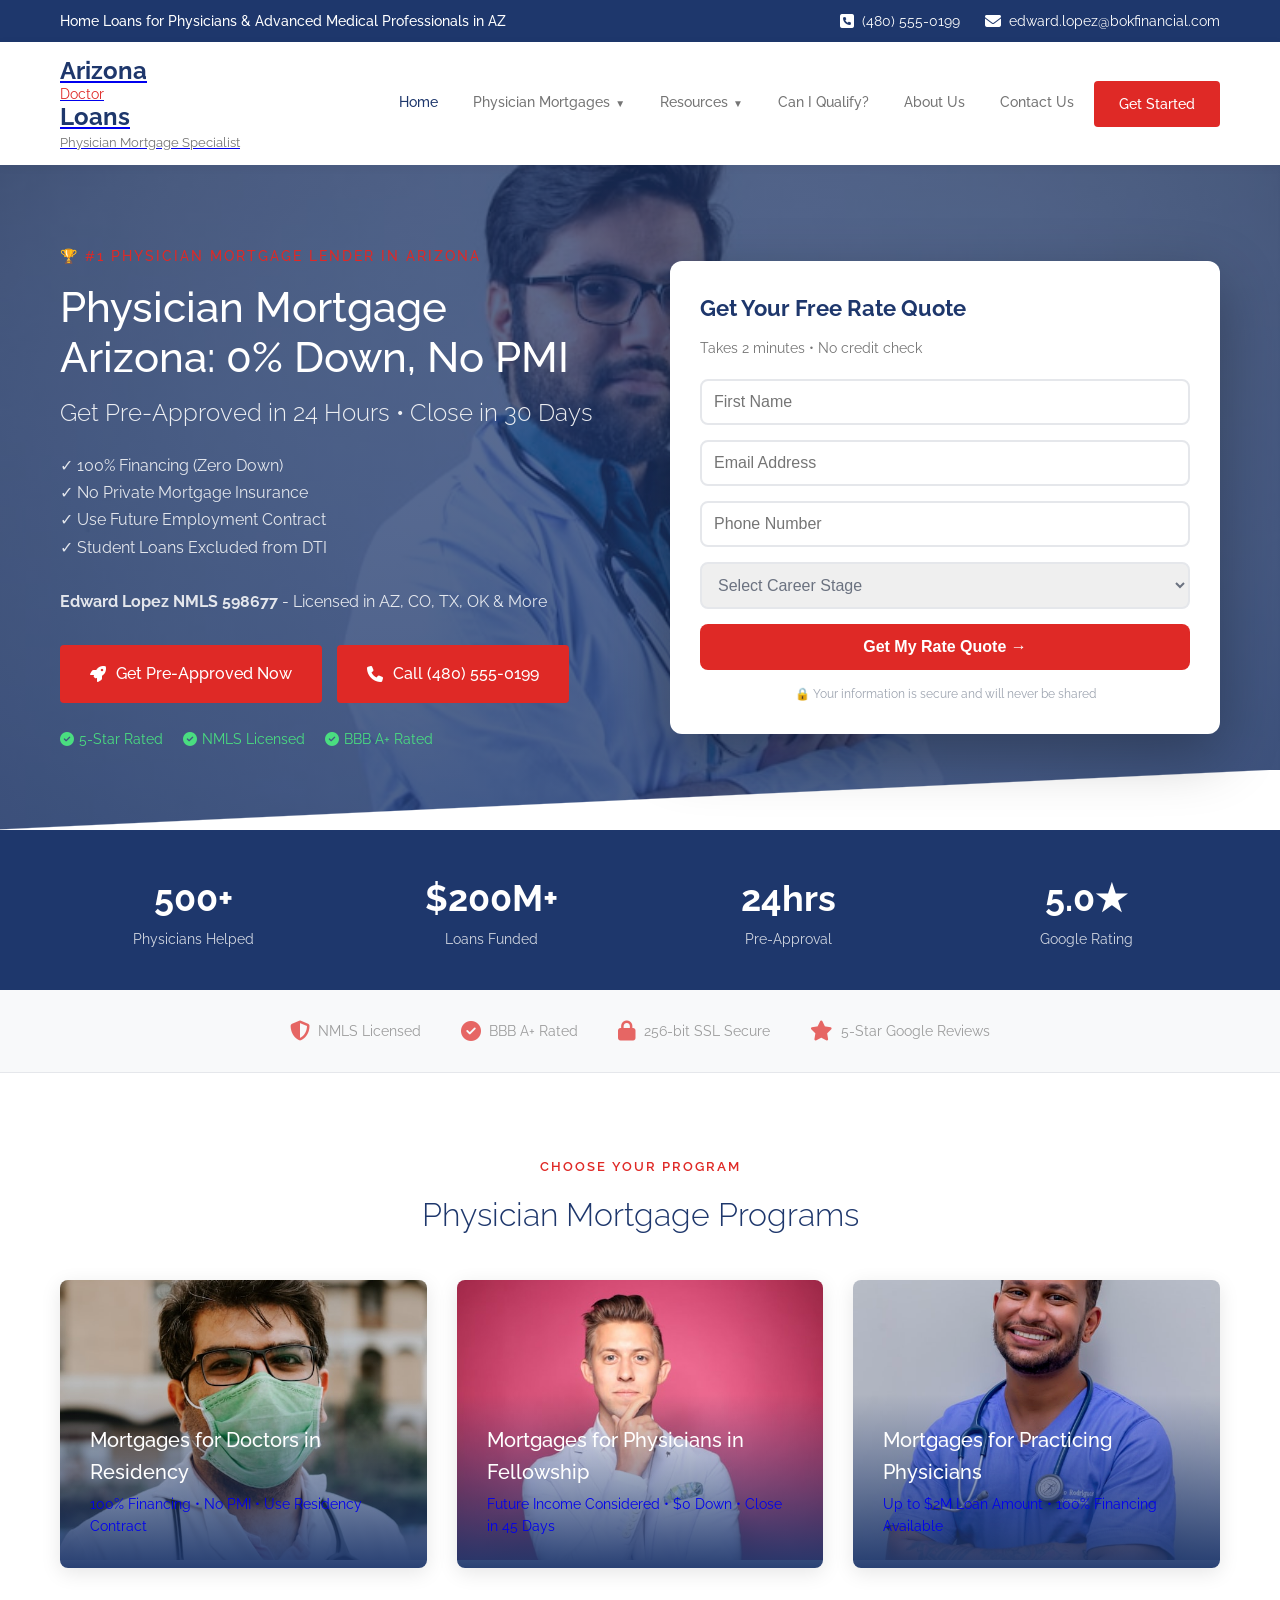
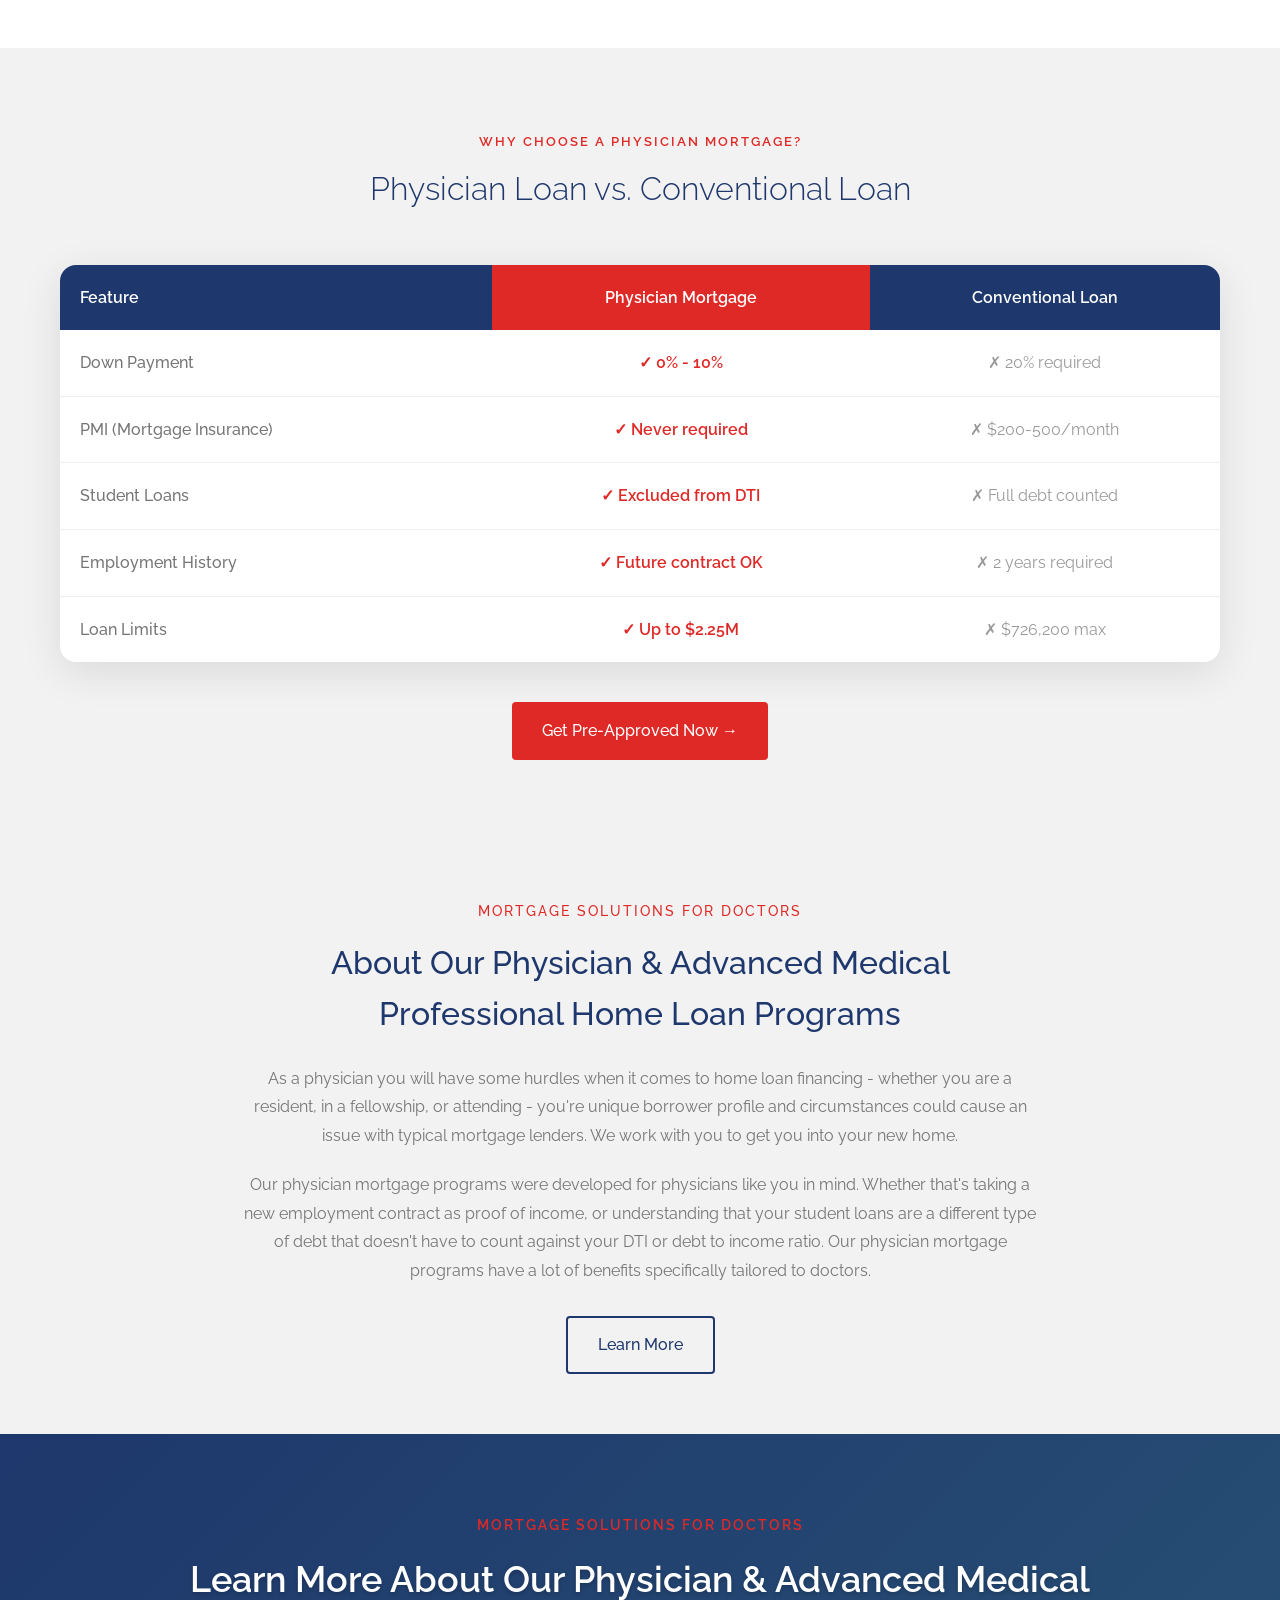
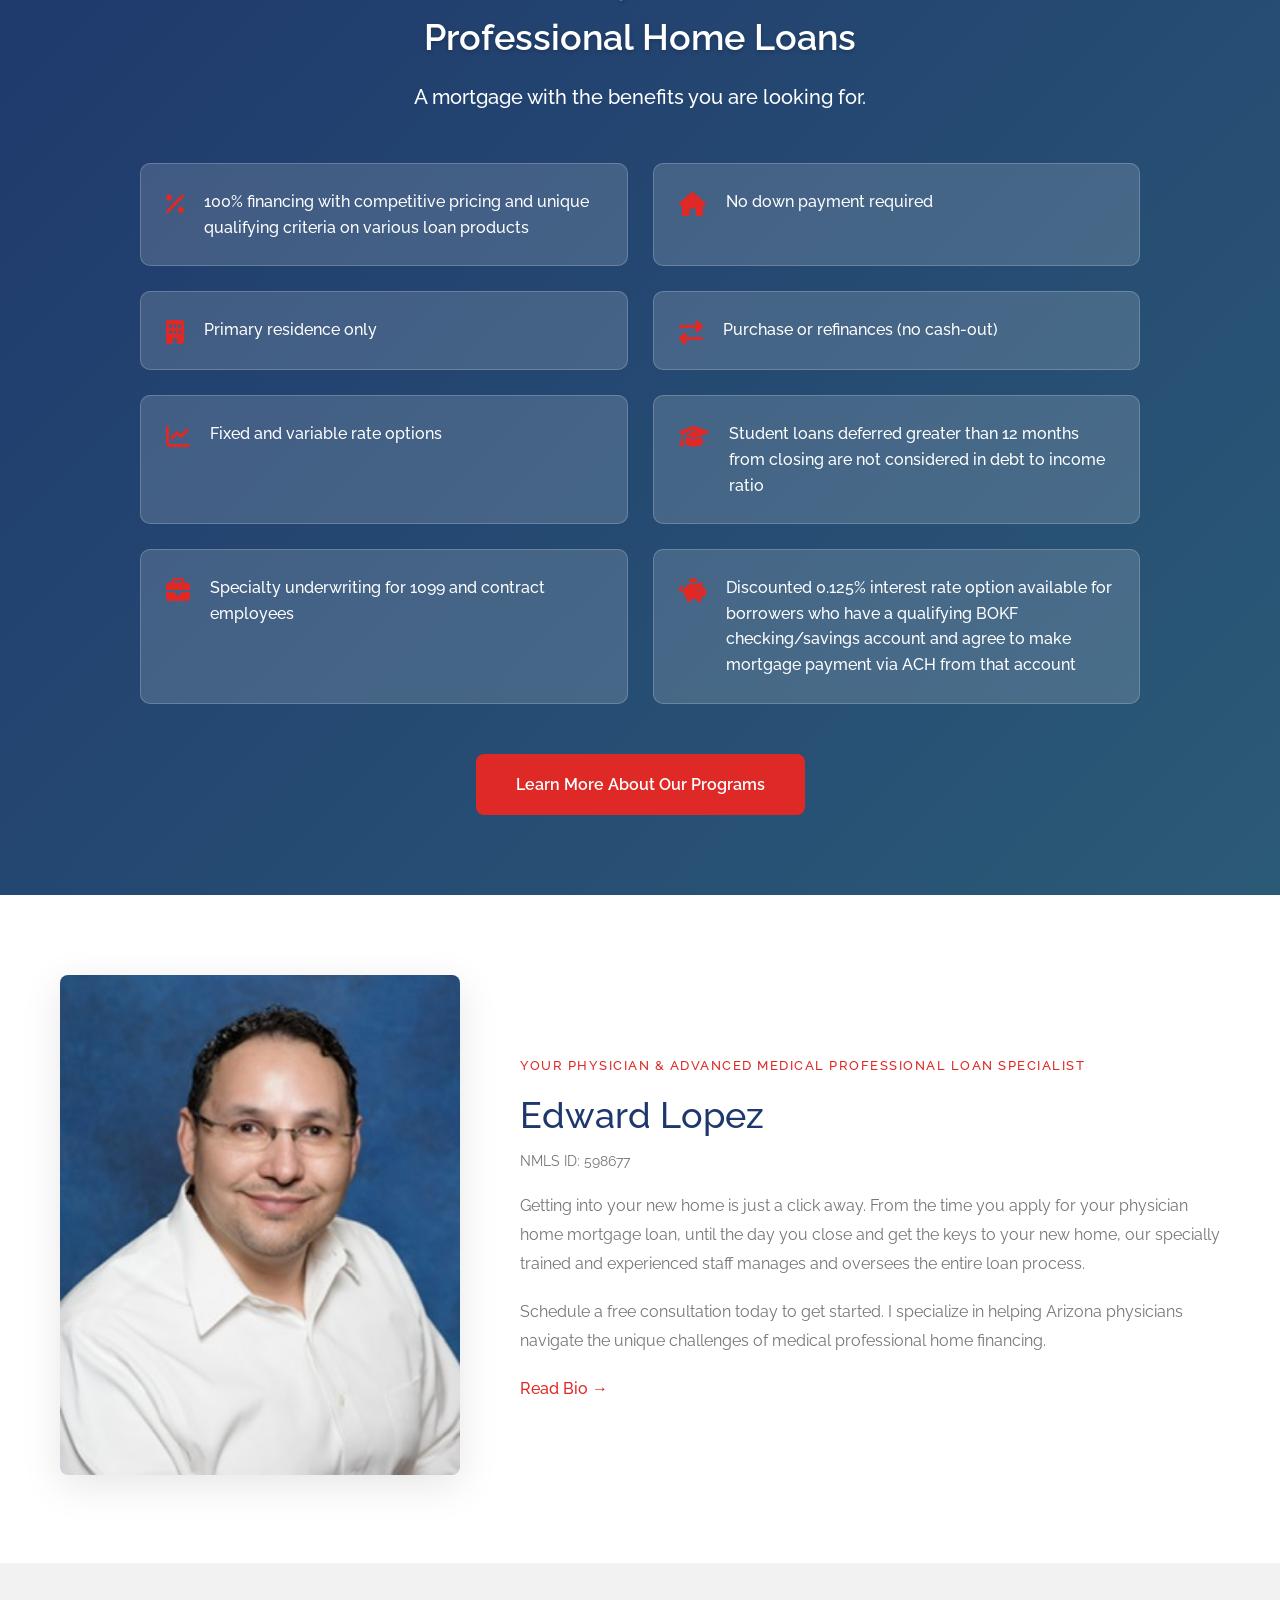
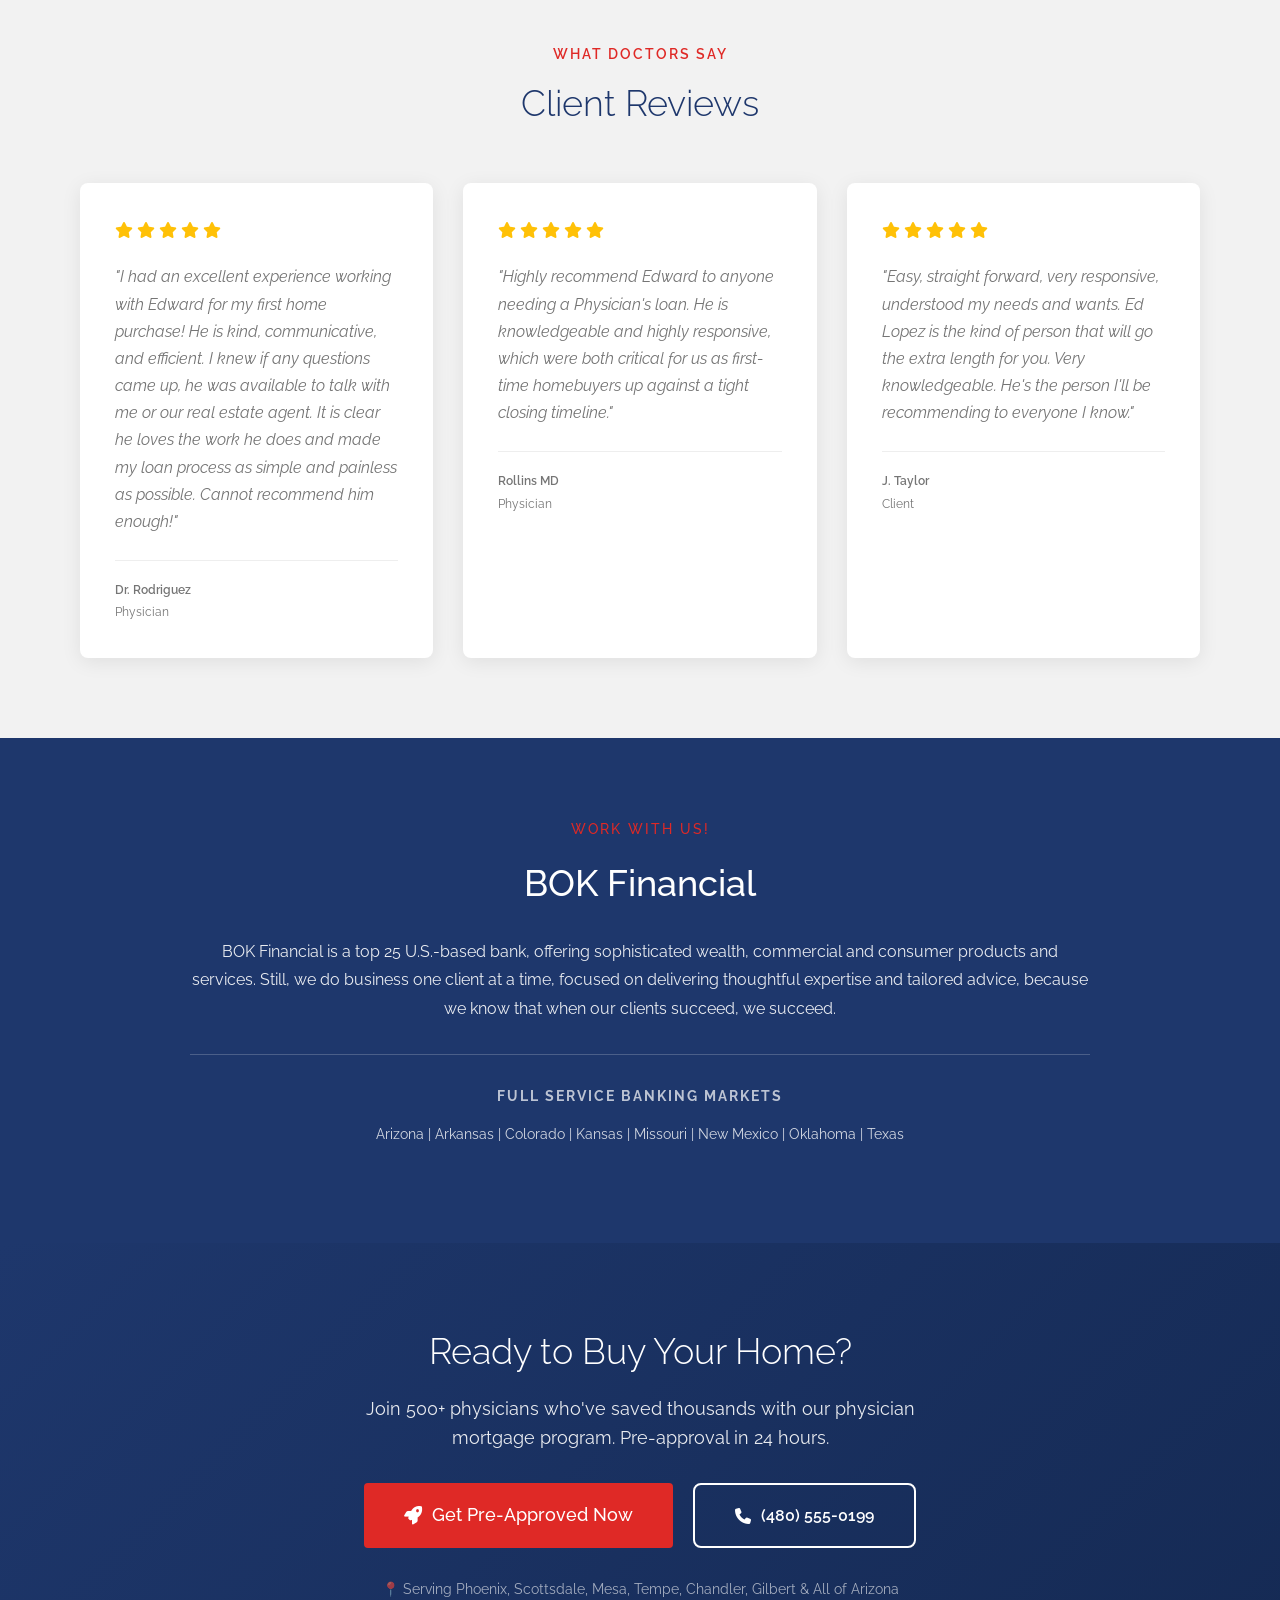
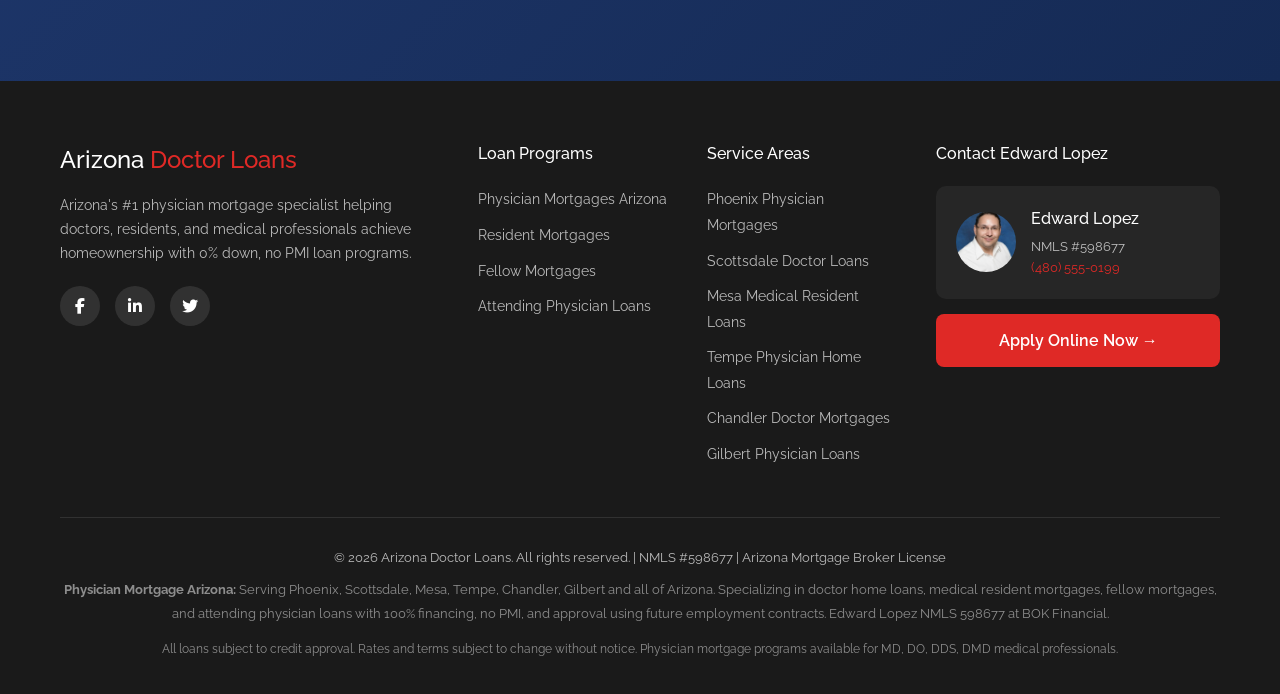
<file: index.html>
<!DOCTYPE html>
<html lang="en-US">
<head>
    <meta charset="UTF-8">
    <meta name="viewport" content="width=device-width, initial-scale=1.0">
    <title>Physician Mortgage Arizona | Doctor Home Loans | 0% Down - Edward Lopez</title>
    <meta name="description" content="Get pre-approved for a physician mortgage in Arizona. 0% down, no PMI, use future income. Edward Lopez NMLS 598677 at BOK Financial. Apply online in 5 minutes.">
    <meta name="keywords" content="physician mortgage Arizona, doctor home loan, physician loan, medical resident mortgage, fellow mortgage, attending physician loan, 0% down doctor loan, Arizona physician mortgage lender">
    
    <!-- Open Graph for Social Sharing -->
    <meta property="og:title" content="Physician Mortgage Arizona | 0% Down Doctor Home Loans">
    <meta property="og:description" content="Get pre-approved in 24 hours. 100% financing, no PMI for doctors, residents & fellows. Edward Lopez NMLS 598677.">
    <meta property="og:type" content="website">
    <meta property="og:url" content="https://arizonadoctorloans.com/">
    <meta property="og:image" content="https://arizonadoctorloans.com/edward-lopez.jpg">
    
    <!-- Twitter Card -->
    <meta name="twitter:card" content="summary_large_image">
    <meta name="twitter:title" content="Physician Mortgage Arizona | 0% Down Doctor Home Loans">
    <meta name="twitter:description" content="Get pre-approved in 24 hours. 100% financing, no PMI for doctors, residents & fellows.">
    
    <!-- Canonical URL -->
    <link rel="canonical" href="https://arizonadoctorloans.com/">
    
    <!-- Favicon -->
    <link rel="icon" type="image/x-icon" href="/favicon.ico">
    
    <link rel="stylesheet" href="styles.css">
    <link rel="preconnect" href="https://fonts.googleapis.com">
    <link rel="preconnect" href="https://fonts.gstatic.com" crossorigin>
    <link href="https://fonts.googleapis.com/css2?family=Raleway:wght@300;400;500;600&display=swap" rel="stylesheet">
    <link rel="stylesheet" href="https://cdnjs.cloudflare.com/ajax/libs/font-awesome/6.4.0/css/all.min.css">
    
    <!-- Schema.org LocalBusiness Structured Data -->
    <script type="application/ld+json">
    {
        "@context": "https://schema.org",
        "@type": "LocalBusiness",
        "name": "Arizona Doctor Loans - Edward Lopez",
        "image": "https://arizonadoctorloans.com/edward-lopez.jpg",
        "url": "https://arizonadoctorloans.com/",
        "telephone": "+1-480-555-0199",
        "email": "edward.lopez@bokfinancial.com",
        "address": {
            "@type": "PostalAddress",
            "addressLocality": "Phoenix",
            "addressRegion": "AZ",
            "addressCountry": "US"
        },
        "geo": {
            "@type": "GeoCoordinates",
            "latitude": 33.4484,
            "longitude": -112.0740
        },
        "areaServed": [
            {
                "@type": "City",
                "name": "Phoenix"
            },
            {
                "@type": "City",
                "name": "Scottsdale"
            },
            {
                "@type": "City",
                "name": "Mesa"
            },
            {
                "@type": "City",
                "name": "Tempe"
            },
            {
                "@type": "City",
                "name": "Chandler"
            },
            {
                "@type": "City",
                "name": "Gilbert"
            }
        ],
        "serviceType": "Physician Mortgage Loans",
        "priceRange": "$",
        "aggregateRating": {
            "@type": "AggregateRating",
            "ratingValue": "5.0",
            "reviewCount": "47"
        },
        "review": [
            {
                "@type": "Review",
                "author": {
                    "@type": "Person",
                    "name": "Dr. Rodriguez"
                },
                "reviewRating": {
                    "@type": "Rating",
                    "ratingValue": "5"
                },
                "reviewBody": "I had an excellent experience working with Edward for my first home purchase! He is kind, communicative, and efficient. Cannot recommend him enough!"
            }
        ]
    }
    </script>
    
    <!-- FAQ Schema -->
    <script type="application/ld+json">
    {
        "@context": "https://schema.org",
        "@type": "FAQPage",
        "mainEntity": [
            {
                "@type": "Question",
                "name": "What is a physician mortgage loan?",
                "acceptedAnswer": {
                    "@type": "Answer",
                    "text": "A physician mortgage loan is a specialized home loan program designed specifically for medical professionals. These loans offer 0% down payment, no PMI, and allow you to qualify using future income contracts."
                }
            },
            {
                "@type": "Question",
                "name": "Can I get a physician mortgage as a resident?",
                "acceptedAnswer": {
                    "@type": "Answer",
                    "text": "Yes! Medical residents can qualify for physician mortgages using their employment contract or letter from their residency program. You don't need pay stubs or a long employment history."
                }
            },
            {
                "@type": "Question",
                "name": "Do physician loans require PMI?",
                "acceptedAnswer": {
                    "@type": "Answer",
                    "text": "No, physician mortgage loans do not require private mortgage insurance (PMI), even with 0% down payment. This saves you hundreds of dollars per month compared to conventional loans."
                }
            }
        ]
    }
    </script>
    
    <!-- Google Ads Conversion Tracking -->
    <script async src="https://www.googletagmanager.com/gtag/js?id=AW-CONVERSION_ID"></script>
    <script>
        window.dataLayer = window.dataLayer || [];
        function gtag(){dataLayer.push(arguments);}
        gtag('js', new Date());
        gtag('config', 'AW-CONVERSION_ID');
    </script>
    
    <!-- Google Analytics 4 -->
    <script async src="https://www.googletagmanager.com/gtag/js?id=G-MEASUREMENT_ID"></script>
    <script>
        window.dataLayer = window.dataLayer || [];
        function gtag(){dataLayer.push(arguments);}
        gtag('js', new Date());
        gtag('config', 'G-MEASUREMENT_ID');
    </script>
</head>
<body>
    <!-- Top Bar -->
    <div class="top-bar">
        <div class="container">
            <div class="top-bar-left">
                Home Loans for Physicians & Advanced Medical Professionals in AZ
            </div>
            <div class="top-bar-right">
                <a href="tel:4805550199"><i class="fas fa-phone-square"></i> (480) 555-0199</a>
                <a href="mailto:edward.lopez@bokfinancial.com"><i class="fas fa-envelope"></i> edward.lopez@bokfinancial.com</a>
            </div>
        </div>
    </div>

    <!-- Main Header -->
    <header class="main-header">
        <div class="container">
            <a href="index.html" class="logo">
                <div class="logo-text" style="font-size: 24px; font-weight: 700; color: var(--primary-dark);">
                    Arizona<span style="color: var(--accent-red);">Doctor</span>Loans
                    <span style="display: block; font-size: 13px; font-weight: 400; color: var(--text-gray); margin-top: 3px;">Physician Mortgage Specialist</span>
                </div>
            </a>
            <button class="mobile-menu-toggle" onclick="toggleMenu()">☰</button>
            <nav class="main-nav" id="mainNav">
                <ul>
                    <li><a href="index.html" class="active">Home</a></li>
                    <li class="dropdown">
                        <a href="physician-mortgages.html" class="dropdown-toggle">Physician Mortgages</a>
                        <div class="dropdown-menu">
                            <a href="physician-mortgages.html">Resident Mortgages</a>
                            <a href="physician-mortgages.html">Mortgages for Fellows</a>
                            <a href="physician-mortgages.html">Attending Physician Mortgages</a>
                        </div>
                    </li>
                    <li class="dropdown">
                        <a href="#" class="dropdown-toggle">Resources</a>
                        <div class="dropdown-menu">
                            <a href="https://www.bokfinancial.com/resources/calculators/home-loans/how-much-house-can-i-afford" target="_blank">How much home can I afford?</a>
                            <a href="physician-mortgages.html">Frequently Asked Questions</a>
                        </div>
                    </li>
                    <li><a href="prequalify.html">Can I Qualify?</a></li>
                    <li><a href="about-us.html">About Us</a></li>
                    <li><a href="contact-us.html">Contact Us</a></li>
                    <li><a href="prequalify.html" class="btn-cta">Get Started</a></li>
                </ul>
            </nav>
        </div>
    </header>

    <!-- Hero Section -->
    <section class="hero">
        <div class="container">
            <div class="hero-left">
                <span class="hero-prefix">🏆 #1 Physician Mortgage Lender in Arizona</span>
                <h1>Physician Mortgage Arizona: 0% Down, No PMI</h1>
                <p class="hero-subtitle">Get Pre-Approved in 24 Hours • Close in 30 Days</p>
                <p class="hero-description">✓ 100% Financing (Zero Down)<br>✓ No Private Mortgage Insurance<br>✓ Use Future Employment Contract<br>✓ Student Loans Excluded from DTI<br><br><strong>Edward Lopez NMLS 598677</strong> - Licensed in AZ, CO, TX, OK & More</p>
                <div style="display: flex; gap: 15px; flex-wrap: wrap;">
                    <a href="prequalify.html" class="hero-cta" onclick="gtag('event', 'conversion', {'send_to': 'AW-CONVERSION_ID/APPLY'});">
                        <i class="fas fa-rocket"></i>
                        Get Pre-Approved Now
                    </a>
                    <a href="tel:4805550199" class="hero-cta" style="background: var(--accent-red);" onclick="gtag('event', 'conversion', {'send_to': 'AW-CONVERSION_ID/CALL'});">
                        <i class="fas fa-phone"></i>
                        Call (480) 555-0199
                    </a>
                </div>
                <!-- Trust Badges -->
                <div style="margin-top: 25px; display: flex; gap: 20px; align-items: center; flex-wrap: wrap;">
                    <span style="display: flex; align-items: center; gap: 5px; color: #4ade80; font-size: 14px;">
                        <i class="fas fa-check-circle"></i> 5-Star Rated
                    </span>
                    <span style="display: flex; align-items: center; gap: 5px; color: #4ade80; font-size: 14px;">
                        <i class="fas fa-check-circle"></i> NMLS Licensed
                    </span>
                    <span style="display: flex; align-items: center; gap: 5px; color: #4ade80; font-size: 14px;">
                        <i class="fas fa-check-circle"></i> BBB A+ Rated
                    </span>
                </div>
            </div>
            <div class="hero-right">
                <!-- Lead Capture Form -->
                <div style="background: white; padding: 30px; border-radius: 12px; box-shadow: 0 20px 60px rgba(0,0,0,0.3);">
                    <h3 style="color: var(--primary-dark); margin-bottom: 10px; font-size: 22px;">Get Your Free Rate Quote</h3>
                    <p style="color: var(--text-gray); font-size: 14px; margin-bottom: 20px;">Takes 2 minutes • No credit check</p>
                    <form action="prequalify.html" method="get" style="display: flex; flex-direction: column; gap: 15px;">
                        <input type="text" name="firstName" placeholder="First Name" required style="padding: 12px; border: 2px solid #e5e7eb; border-radius: 8px; font-size: 16px;">
                        <input type="email" name="email" placeholder="Email Address" required style="padding: 12px; border: 2px solid #e5e7eb; border-radius: 8px; font-size: 16px;">
                        <input type="tel" name="phone" placeholder="Phone Number" required style="padding: 12px; border: 2px solid #e5e7eb; border-radius: 8px; font-size: 16px;">
                        <select name="careerStage" required style="padding: 12px; border: 2px solid #e5e7eb; border-radius: 8px; font-size: 16px; color: #6b7280;">
                            <option value="">Select Career Stage</option>
                            <option value="resident">Medical Resident</option>
                            <option value="fellow">Fellow</option>
                            <option value="attending">Attending Physician</option>
                            <option value="dentist">Dentist</option>
                        </select>
                        <button type="submit" style="background: var(--accent-red); color: white; padding: 14px; border: none; border-radius: 8px; font-size: 16px; font-weight: 600; cursor: pointer; transition: all 0.2s;">
                            Get My Rate Quote →
                        </button>
                    </form>
                    <p style="text-align: center; font-size: 12px; color: #9ca3af; margin-top: 15px;">🔒 Your information is secure and will never be shared</p>
                </div>
            </div>
        </div>
    </section>

    <!-- Stats Bar -->
    <section style="background: var(--primary-dark); padding: 40px 0;">
        <div class="container">
            <div style="display: grid; grid-template-columns: repeat(auto-fit, minmax(200px, 1fr)); gap: 30px; text-align: center;">
                <div>
                    <div style="font-size: 36px; font-weight: 700; color: white;">500+</div>
                    <div style="color: rgba(255,255,255,0.8); font-size: 14px;">Physicians Helped</div>
                </div>
                <div>
                    <div style="font-size: 36px; font-weight: 700; color: white;">$200M+</div>
                    <div style="color: rgba(255,255,255,0.8); font-size: 14px;">Loans Funded</div>
                </div>
                <div>
                    <div style="font-size: 36px; font-weight: 700; color: white;">24hrs</div>
                    <div style="color: rgba(255,255,255,0.8); font-size: 14px;">Pre-Approval</div>
                </div>
                <div>
                    <div style="font-size: 36px; font-weight: 700; color: white;">5.0★</div>
                    <div style="color: rgba(255,255,255,0.8); font-size: 14px;">Google Rating</div>
                </div>
            </div>
        </div>
    </section>

    <!-- Trust Badges Section -->
    <section style="background: #f8f9fa; padding: 30px 0; border-bottom: 1px solid #e5e7eb;">
        <div class="container">
            <div style="display: flex; justify-content: center; align-items: center; gap: 40px; flex-wrap: wrap; opacity: 0.7;">
                <div style="display: flex; align-items: center; gap: 8px; font-size: 14px; color: var(--text-gray);">
                    <i class="fas fa-shield-alt" style="color: var(--accent-red); font-size: 20px;"></i>
                    <span>NMLS Licensed</span>
                </div>
                <div style="display: flex; align-items: center; gap: 8px; font-size: 14px; color: var(--text-gray);">
                    <i class="fas fa-check-circle" style="color: var(--accent-red); font-size: 20px;"></i>
                    <span>BBB A+ Rated</span>
                </div>
                <div style="display: flex; align-items: center; gap: 8px; font-size: 14px; color: var(--text-gray);">
                    <i class="fas fa-lock" style="color: var(--accent-red); font-size: 20px;"></i>
                    <span>256-bit SSL Secure</span>
                </div>
                <div style="display: flex; align-items: center; gap: 8px; font-size: 14px; color: var(--text-gray);">
                    <i class="fas fa-star" style="color: var(--accent-red); font-size: 20px;"></i>
                    <span>5-Star Google Reviews</span>
                </div>
            </div>
        </div>
    </section>

    <!-- Mortgage Cards Section -->
    <section class="section">
        <div class="container">
            <div style="text-align: center; margin-bottom: 40px;">
                <span style="color: var(--accent-red); font-size: 13px; font-weight: 600; text-transform: uppercase; letter-spacing: 2px;">Choose Your Program</span>
                <h2 style="color: var(--primary-dark); font-size: 32px; font-weight: 300; margin-top: 10px;">Physician Mortgage Programs</h2>
            </div>
            <div class="mortgage-cards">
                <a href="resident-mortgages.html" class="mortgage-card">
                    <img src="doctor-resident.jpg" alt="Medical Resident Mortgage Arizona - 0% Down Home Loans for Residents">
                    <div class="mortgage-card-overlay">
                        <h3>Mortgages for Doctors in Residency</h3>
                        <p style="font-size: 14px; margin-top: 5px;">100% Financing • No PMI • Use Residency Contract</p>
                    </div>
                </a>
                <a href="fellow-mortgages.html" class="mortgage-card">
                    <img src="doctor-team.jpg" alt="Medical Fellow Mortgage Arizona - Doctor Home Loans for Fellows">
                    <div class="mortgage-card-overlay">
                        <h3>Mortgages for Physicians in Fellowship</h3>
                        <p style="font-size: 14px; margin-top: 5px;">Future Income Considered • $0 Down • Close in 45 Days</p>
                    </div>
                </a>
                <a href="attending-mortgages.html" class="mortgage-card">
                    <img src="doctor-male.jpg" alt="Attending Physician Mortgage Arizona - Practicing Doctor Home Loans">
                    <div class="mortgage-card-overlay">
                        <h3>Mortgages for Practicing Physicians</h3>
                        <p style="font-size: 14px; margin-top: 5px;">Up to $2M Loan Amount • 100% Financing Available</p>
                    </div>
                </a>
            </div>
        </div>
    </section>

    <!-- Comparison Table Section -->
    <section class="section section-light">
        <div class="container">
            <div style="text-align: center; margin-bottom: 50px;">
                <span style="color: var(--accent-red); font-size: 13px; font-weight: 600; text-transform: uppercase; letter-spacing: 2px;">Why Choose a Physician Mortgage?</span>
                <h2 style="color: var(--primary-dark); font-size: 32px; font-weight: 300; margin-top: 10px;">Physician Loan vs. Conventional Loan</h2>
            </div>
            <div style="background: white; border-radius: 16px; overflow: hidden; box-shadow: 0 10px 40px rgba(0,0,0,0.1);">
                <table style="width: 100%; border-collapse: collapse;">
                    <thead>
                        <tr style="background: var(--primary-dark); color: white;">
                            <th style="padding: 20px; text-align: left; font-weight: 600;">Feature</th>
                            <th style="padding: 20px; text-align: center; font-weight: 600; background: var(--accent-red);">Physician Mortgage</th>
                            <th style="padding: 20px; text-align: center; font-weight: 600;">Conventional Loan</th>
                        </tr>
                    </thead>
                    <tbody>
                        <tr style="border-bottom: 1px solid #eee;">
                            <td style="padding: 20px; font-weight: 500;">Down Payment</td>
                            <td style="padding: 20px; text-align: center; color: var(--accent-red); font-weight: 600;">✓ 0% - 10%</td>
                            <td style="padding: 20px; text-align: center; color: #999;">✗ 20% required</td>
                        </tr>
                        <tr style="border-bottom: 1px solid #eee;">
                            <td style="padding: 20px; font-weight: 500;">PMI (Mortgage Insurance)</td>
                            <td style="padding: 20px; text-align: center; color: var(--accent-red); font-weight: 600;">✓ Never required</td>
                            <td style="padding: 20px; text-align: center; color: #999;">✗ $200-500/month</td>
                        </tr>
                        <tr style="border-bottom: 1px solid #eee;">
                            <td style="padding: 20px; font-weight: 500;">Student Loans</td>
                            <td style="padding: 20px; text-align: center; color: var(--accent-red); font-weight: 600;">✓ Excluded from DTI</td>
                            <td style="padding: 20px; text-align: center; color: #999;">✗ Full debt counted</td>
                        </tr>
                        <tr style="border-bottom: 1px solid #eee;">
                            <td style="padding: 20px; font-weight: 500;">Employment History</td>
                            <td style="padding: 20px; text-align: center; color: var(--accent-red); font-weight: 600;">✓ Future contract OK</td>
                            <td style="padding: 20px; text-align: center; color: #999;">✗ 2 years required</td>
                        </tr>
                        <tr>
                            <td style="padding: 20px; font-weight: 500;">Loan Limits</td>
                            <td style="padding: 20px; text-align: center; color: var(--accent-red); font-weight: 600;">✓ Up to $2.25M</td>
                            <td style="padding: 20px; text-align: center; color: #999;">✗ $726,200 max</td>
                        </tr>
                    </tbody>
                </table>
            </div>
            <div style="text-align: center; margin-top: 40px;">
                <a href="prequalify.html" class="hero-cta" onclick="gtag('event', 'conversion', {'send_to': 'AW-CONVERSION_ID/COMPARISON_CTA'});">Get Pre-Approved Now →</a>
            </div>
        </div>
    </section>

    <!-- About Section -->
    <section class="about-section section-light">
        <div class="container">
            <div class="about-content">
                <span class="about-prefix">Mortgage Solutions for Doctors</span>
                <h2>About Our Physician & Advanced Medical Professional Home Loan Programs</h2>
                <p>As a physician you will have some hurdles when it comes to home loan financing - whether you are a resident, in a fellowship, or attending - you're unique borrower profile and circumstances could cause an issue with typical mortgage lenders. We work with you to get you into your new home.</p>
                <p>Our physician mortgage programs were developed for physicians like you in mind. Whether that's taking a new employment contract as proof of income, or understanding that your student loans are a different type of debt that doesn't have to count against your DTI or debt to income ratio. Our physician mortgage programs have a lot of benefits specifically tailored to doctors.</p>
                <a href="physician-mortgages.html" class="btn-secondary">Learn More</a>
            </div>
        </div>
    </section>

    <!-- Learn More Section -->
    <section class="learn-more-section">
        <div class="container">
            <div class="learn-more-content">
                <span class="learn-more-prefix">Mortgage Solutions for Doctors</span>
                <h2>Learn More About Our Physician & Advanced Medical Professional Home Loans</h2>
                <p class="learn-more-intro">A mortgage with the benefits you are looking for.</p>
                
                <div class="loan-benefits-grid">
                    <div class="loan-benefit-item">
                        <i class="fas fa-percentage"></i>
                        <span>100% financing with competitive pricing and unique qualifying criteria on various loan products</span>
                    </div>
                    <div class="loan-benefit-item">
                        <i class="fas fa-home"></i>
                        <span>No down payment required</span>
                    </div>
                    <div class="loan-benefit-item">
                        <i class="fas fa-building"></i>
                        <span>Primary residence only</span>
                    </div>
                    <div class="loan-benefit-item">
                        <i class="fas fa-exchange-alt"></i>
                        <span>Purchase or refinances (no cash-out)</span>
                    </div>
                    <div class="loan-benefit-item">
                        <i class="fas fa-chart-line"></i>
                        <span>Fixed and variable rate options</span>
                    </div>
                    <div class="loan-benefit-item">
                        <i class="fas fa-graduation-cap"></i>
                        <span>Student loans deferred greater than 12 months from closing are not considered in debt to income ratio</span>
                    </div>
                    <div class="loan-benefit-item">
                        <i class="fas fa-briefcase"></i>
                        <span>Specialty underwriting for 1099 and contract employees</span>
                    </div>
                    <div class="loan-benefit-item">
                        <i class="fas fa-piggy-bank"></i>
                        <span>Discounted 0.125% interest rate option available for borrowers who have a qualifying BOKF checking/savings account and agree to make mortgage payment via ACH from that account</span>
                    </div>
                </div>
                
                <a href="physician-mortgages.html" class="btn-learn-more">Learn More About Our Programs</a>
            </div>
        </div>
    </section>

    <!-- Loan Officer Section -->
    <section class="loan-officer">
        <div class="container">
            <div class="loan-officer-grid">
                <div class="loan-officer-image">
                    <img src="edward-lopez.jpg" alt="Edward Lopez - Your Physician Loan Specialist">
                </div>
                <div class="loan-officer-content">
                    <span class="prefix">Your Physician & Advanced Medical Professional Loan Specialist</span>
                    <h2>Edward Lopez</h2>
                    <span class="nmls">NMLS ID: 598677</span>
                    <p>Getting into your new home is just a click away. From the time you apply for your physician home mortgage loan, until the day you close and get the keys to your new home, our specially trained and experienced staff manages and oversees the entire loan process.</p>
                    <p>Schedule a free consultation today to get started. I specialize in helping Arizona physicians navigate the unique challenges of medical professional home financing.</p>
                    <a href="about-us.html" class="read-bio">Read Bio →</a>
                </div>
            </div>
        </div>
    </section>

    <!-- Testimonials Section -->
    <section class="testimonials-section">
        <div class="container">
            <div class="section-header">
                <span class="section-prefix">What Doctors Say</span>
                <h2>Client Reviews</h2>
            </div>
            <div class="testimonials-grid">
                <div class="testimonial-card">
                    <div class="testimonial-stars">
                        <i class="fas fa-star"></i>
                        <i class="fas fa-star"></i>
                        <i class="fas fa-star"></i>
                        <i class="fas fa-star"></i>
                        <i class="fas fa-star"></i>
                    </div>
                    <p class="testimonial-text">"I had an excellent experience working with Edward for my first home purchase! He is kind, communicative, and efficient. I knew if any questions came up, he was available to talk with me or our real estate agent. It is clear he loves the work he does and made my loan process as simple and painless as possible. Cannot recommend him enough!"</p>
                    <div class="testimonial-author">
                        <span class="author-name">Dr. Rodriguez</span>
                        <span class="author-title">Physician</span>
                    </div>
                </div>
                <div class="testimonial-card">
                    <div class="testimonial-stars">
                        <i class="fas fa-star"></i>
                        <i class="fas fa-star"></i>
                        <i class="fas fa-star"></i>
                        <i class="fas fa-star"></i>
                        <i class="fas fa-star"></i>
                    </div>
                    <p class="testimonial-text">"Highly recommend Edward to anyone needing a Physician's loan. He is knowledgeable and highly responsive, which were both critical for us as first-time homebuyers up against a tight closing timeline."</p>
                    <div class="testimonial-author">
                        <span class="author-name">Rollins MD</span>
                        <span class="author-title">Physician</span>
                    </div>
                </div>
                <div class="testimonial-card">
                    <div class="testimonial-stars">
                        <i class="fas fa-star"></i>
                        <i class="fas fa-star"></i>
                        <i class="fas fa-star"></i>
                        <i class="fas fa-star"></i>
                        <i class="fas fa-star"></i>
                    </div>
                    <p class="testimonial-text">"Easy, straight forward, very responsive, understood my needs and wants. Ed Lopez is the kind of person that will go the extra length for you. Very knowledgeable. He's the person I'll be recommending to everyone I know."</p>
                    <div class="testimonial-author">
                        <span class="author-name">J. Taylor</span>
                        <span class="author-title">Client</span>
                    </div>
                </div>
            </div>
        </div>
    </section>

    <!-- Company Section -->
    <section class="company-section">
        <div class="container">
            <div class="company-content">
                <span class="company-prefix">Work with us!</span>
                <h2>BOK Financial</h2>
                <p>BOK Financial is a top 25 U.S.-based bank, offering sophisticated wealth, commercial and consumer products and services. Still, we do business one client at a time, focused on delivering thoughtful expertise and tailored advice, because we know that when our clients succeed, we succeed.</p>
                <div class="states-list">
                    <h4>Full Service Banking Markets</h4>
                    <p>Arizona | Arkansas | Colorado | Kansas | Missouri | New Mexico | Oklahoma | Texas</p>
                </div>
            </div>
        </div>
    </section>

    <!-- Final CTA Section -->
    <section class="section section-dark" style="background: linear-gradient(135deg, var(--primary-dark) 0%, #152a54 100%); padding: 80px 0;">
        <div class="container" style="text-align: center;">
            <h2 style="color: white; font-size: 36px; font-weight: 300; margin-bottom: 15px;">Ready to Buy Your Home?</h2>
            <p style="color: rgba(255,255,255,0.9); font-size: 18px; margin-bottom: 30px; max-width: 600px; margin-left: auto; margin-right: auto;">Join 500+ physicians who've saved thousands with our physician mortgage program. Pre-approval in 24 hours.</p>
            <div style="display: flex; gap: 20px; justify-content: center; flex-wrap: wrap;">
                <a href="prequalify.html" class="hero-cta" style="font-size: 18px; padding: 18px 40px;" onclick="gtag('event', 'conversion', {'send_to': 'AW-CONVERSION_ID/FINAL_CTA'});">
                    <i class="fas fa-rocket"></i>
                    Get Pre-Approved Now
                </a>
                <a href="tel:4805550199" style="background: transparent; color: white; border: 2px solid white; padding: 18px 40px; border-radius: 8px; text-decoration: none; font-weight: 600; display: flex; align-items: center; gap: 10px;" onclick="gtag('event', 'conversion', {'send_to': 'AW-CONVERSION_ID/CALL_FINAL'});">
                    <i class="fas fa-phone"></i>
                    (480) 555-0199
                </a>
            </div>
            <p style="color: rgba(255,255,255,0.6); font-size: 14px; margin-top: 30px;">📍 Serving Phoenix, Scottsdale, Mesa, Tempe, Chandler, Gilbert & All of Arizona</p>
        </div>
    </section>

    <!-- Footer -->
    <footer class="footer">
        <div class="container">
            <div class="footer-grid">
                <div class="footer-brand">
                    <h3>Arizona <span>Doctor Loans</span></h3>
                    <p>Arizona's #1 physician mortgage specialist helping doctors, residents, and medical professionals achieve homeownership with 0% down, no PMI loan programs.</p>
                    <div class="footer-social">
                        <a href="#" aria-label="Facebook" style="width: 40px; height: 40px; background: rgba(255,255,255,0.1); border-radius: 50%; display: flex; align-items: center; justify-content: center; color: white; text-decoration: none; transition: all 0.3s;"><i class="fab fa-facebook-f"></i></a>
                        <a href="#" aria-label="LinkedIn" style="width: 40px; height: 40px; background: rgba(255,255,255,0.1); border-radius: 50%; display: flex; align-items: center; justify-content: center; color: white; text-decoration: none; transition: all 0.3s;"><i class="fab fa-linkedin-in"></i></a>
                        <a href="#" aria-label="Twitter" style="width: 40px; height: 40px; background: rgba(255,255,255,0.1); border-radius: 50%; display: flex; align-items: center; justify-content: center; color: white; text-decoration: none; transition: all 0.3s;"><i class="fab fa-twitter"></i></a>
                    </div>
                </div>
                <div class="footer-links">
                    <h4>Loan Programs</h4>
                    <ul>
                        <li><a href="physician-mortgages.html">Physician Mortgages Arizona</a></li>
                        <li><a href="resident-mortgages.html">Resident Mortgages</a></li>
                        <li><a href="fellow-mortgages.html">Fellow Mortgages</a></li>
                        <li><a href="attending-mortgages.html">Attending Physician Loans</a></li>
                    </ul>
                </div>
                <div class="footer-links">
                    <h4>Service Areas</h4>
                    <ul>
                        <li><a href="#">Phoenix Physician Mortgages</a></li>
                        <li><a href="#">Scottsdale Doctor Loans</a></li>
                        <li><a href="#">Mesa Medical Resident Loans</a></li>
                        <li><a href="#">Tempe Physician Home Loans</a></li>
                        <li><a href="#">Chandler Doctor Mortgages</a></li>
                        <li><a href="#">Gilbert Physician Loans</a></li>
                    </ul>
                </div>
                <div class="footer-contact">
                    <h4>Contact Edward Lopez</h4>
                    <div class="footer-contact-card" style="background: rgba(255,255,255,0.05); padding: 20px; border-radius: 10px; margin-top: 15px;">
                        <img src="edward-lopez.jpg" alt="Edward Lopez NMLS 598677 - Physician Mortgage Specialist" style="width: 60px; height: 60px; border-radius: 50%; object-fit: cover;">
                        <div class="footer-contact-info">
                            <h5 style="color: white; margin: 0 0 5px; font-size: 16px;">Edward Lopez</h5>
                            <p style="color: rgba(255,255,255,0.7); margin: 0; font-size: 13px; line-height: 1.6;">NMLS #598677<br><a href="tel:4805550199" style="color: var(--accent-red); text-decoration: none;">(480) 555-0199</a></p>
                        </div>
                    </div>
                    <a href="prequalify.html" style="display: block; background: var(--accent-red); color: white; text-align: center; padding: 14px; border-radius: 8px; text-decoration: none; font-weight: 600; margin-top: 15px; transition: all 0.3s;">Apply Online Now →</a>
                </div>
            </div>
            <div class="footer-bottom" style="border-top: 1px solid rgba(255,255,255,0.1); padding-top: 30px; margin-top: 40px;">
                <p style="margin-bottom: 10px;">&copy; 2026 Arizona Doctor Loans. All rights reserved. | NMLS #598677 | Arizona Mortgage Broker License</p>
                <p style="color: rgba(255,255,255,0.5); font-size: 13px; line-height: 1.8;">
                    <strong>Physician Mortgage Arizona:</strong> Serving Phoenix, Scottsdale, Mesa, Tempe, Chandler, Gilbert and all of Arizona. 
                    Specializing in doctor home loans, medical resident mortgages, fellow mortgages, and attending physician loans with 
                    100% financing, no PMI, and approval using future employment contracts. Edward Lopez NMLS 598677 at BOK Financial.
                </p>
                <p style="color: rgba(255,255,255,0.5); font-size: 12px; margin-top: 15px;">
                    All loans subject to credit approval. Rates and terms subject to change without notice. 
                    Physician mortgage programs available for MD, DO, DDS, DMD medical professionals.
                </p>
            </div>
        </div>
    </footer>

    <!-- Exit Intent Popup -->
    <div id="exitPopup" style="display: none; position: fixed; top: 0; left: 0; right: 0; bottom: 0; background: rgba(0,0,0,0.8); z-index: 9999; justify-content: center; align-items: center;">
        <div style="background: white; padding: 40px; border-radius: 16px; max-width: 500px; text-align: center; position: relative; animation: slideIn 0.3s ease;">
            <button onclick="closeExitPopup()" style="position: absolute; top: 15px; right: 15px; background: none; border: none; font-size: 24px; cursor: pointer; color: #999;">&times;</button>
            <div style="font-size: 48px; margin-bottom: 15px;">🎁</div>
            <h3 style="color: var(--primary-dark); font-size: 24px; margin-bottom: 10px;">Wait! Get Your Free Rate Quote</h3>
            <p style="color: var(--text-gray); margin-bottom: 25px; font-size: 16px;">Join 500+ Arizona physicians who saved thousands. Takes 2 minutes, no credit check.</p>
            <a href="prequalify.html" class="hero-cta" style="display: block; margin-bottom: 15px;" onclick="gtag('event', 'conversion', {'send_to': 'AW-CONVERSION_ID/EXIT_POPUP'});">Get Pre-Approved Now →</a>
            <p style="font-size: 13px; color: #999;">🔒 Your information is 100% secure</p>
        </div>
    </div>
    <style>
        @keyframes slideIn {
            from { transform: translateY(-50px); opacity: 0; }
            to { transform: translateY(0); opacity: 1; }
        }
    </style>

    <!-- Floating CTA for Mobile -->
    <div class="floating-cta-mobile" style="display: none; position: fixed; bottom: 0; left: 0; right: 0; background: white; padding: 12px 20px; box-shadow: 0 -4px 20px rgba(0,0,0,0.15); z-index: 999; justify-content: space-between; align-items: center; gap: 10px;">
        <a href="tel:4805550199" style="background: var(--accent-red); color: white; padding: 12px 20px; border-radius: 8px; text-decoration: none; font-weight: 600; flex: 1; text-align: center;">
            <i class="fas fa-phone"></i> Call Now
        </a>
        <a href="prequalify.html" style="background: var(--primary-dark); color: white; padding: 12px 20px; border-radius: 8px; text-decoration: none; font-weight: 600; flex: 1; text-align: center;" onclick="gtag('event', 'conversion', {'send_to': 'AW-CONVERSION_ID/FLOATING_CTA'});">
            Apply Now
        </a>
    </div>
    <style>
        @media (max-width: 768px) {
            .floating-cta-mobile { display: flex !important; }
            body { padding-bottom: 70px; }
        }
    </style>

    <script>
        function toggleMenu() {
            document.getElementById('mainNav').classList.toggle('active');
        }
        
        // Dropdown toggle for mobile
        document.querySelectorAll('.dropdown-toggle').forEach(toggle => {
            toggle.addEventListener('click', function(e) {
                if (window.innerWidth <= 768) {
                    e.preventDefault();
                    this.parentElement.classList.toggle('active');
                }
            });
        });
        
        // Exit Intent Detection
        let exitIntentShown = false;
        document.addEventListener('mouseout', function(e) {
            if (e.clientY < 10 && !exitIntentShown && !window.location.href.includes('prequalify')) {
                document.getElementById('exitPopup').style.display = 'flex';
                exitIntentShown = true;
                gtag('event', 'exit_intent_triggered');
            }
        });
        
        function closeExitPopup() {
            document.getElementById('exitPopup').style.display = 'none';
        }
        
        // Close popup on outside click
        document.getElementById('exitPopup').addEventListener('click', function(e) {
            if (e.target === this) closeExitPopup();
        });
        
        // Scroll depth tracking for GA
        let scroll25 = false, scroll50 = false, scroll75 = false, scroll90 = false;
        window.addEventListener('scroll', function() {
            let scrollPercent = (window.scrollY / (document.body.scrollHeight - window.innerHeight)) * 100;
            if (scrollPercent > 25 && !scroll25) { gtag('event', 'scroll_depth', {'percent': 25}); scroll25 = true; }
            if (scrollPercent > 50 && !scroll50) { gtag('event', 'scroll_depth', {'percent': 50}); scroll50 = true; }
            if (scrollPercent > 75 && !scroll75) { gtag('event', 'scroll_depth', {'percent': 75}); scroll75 = true; }
            if (scrollPercent > 90 && !scroll90) { gtag('event', 'scroll_depth', {'percent': 90}); scroll90 = true; }
        });
        
        // Time on page tracking
        setTimeout(function() { gtag('event', 'time_on_page', {'duration': '30_seconds'}); }, 30000);
        setTimeout(function() { gtag('event', 'time_on_page', {'duration': '60_seconds'}); }, 60000);
        setTimeout(function() { gtag('event', 'time_on_page', {'duration': '2_minutes'}); }, 120000);
    </script>
<script src="main.js"></script>
</body>
</html>
</file>
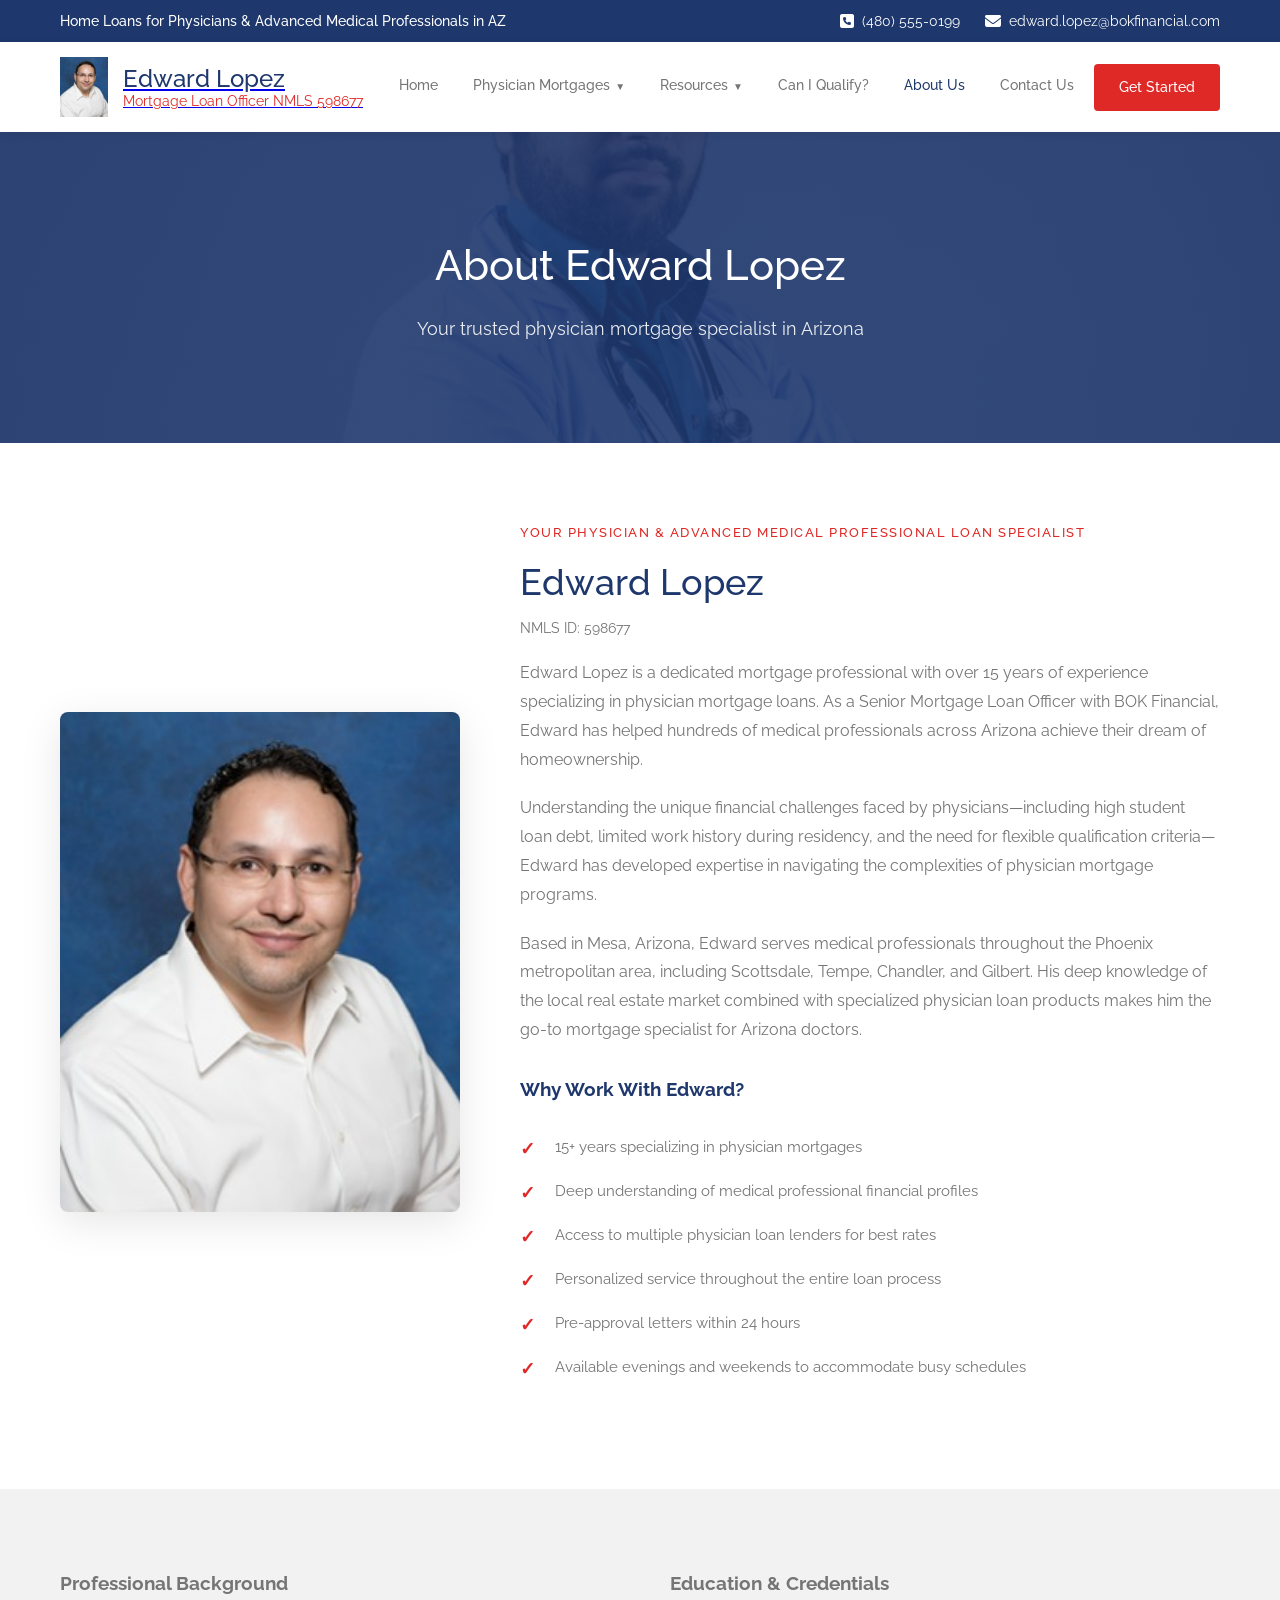
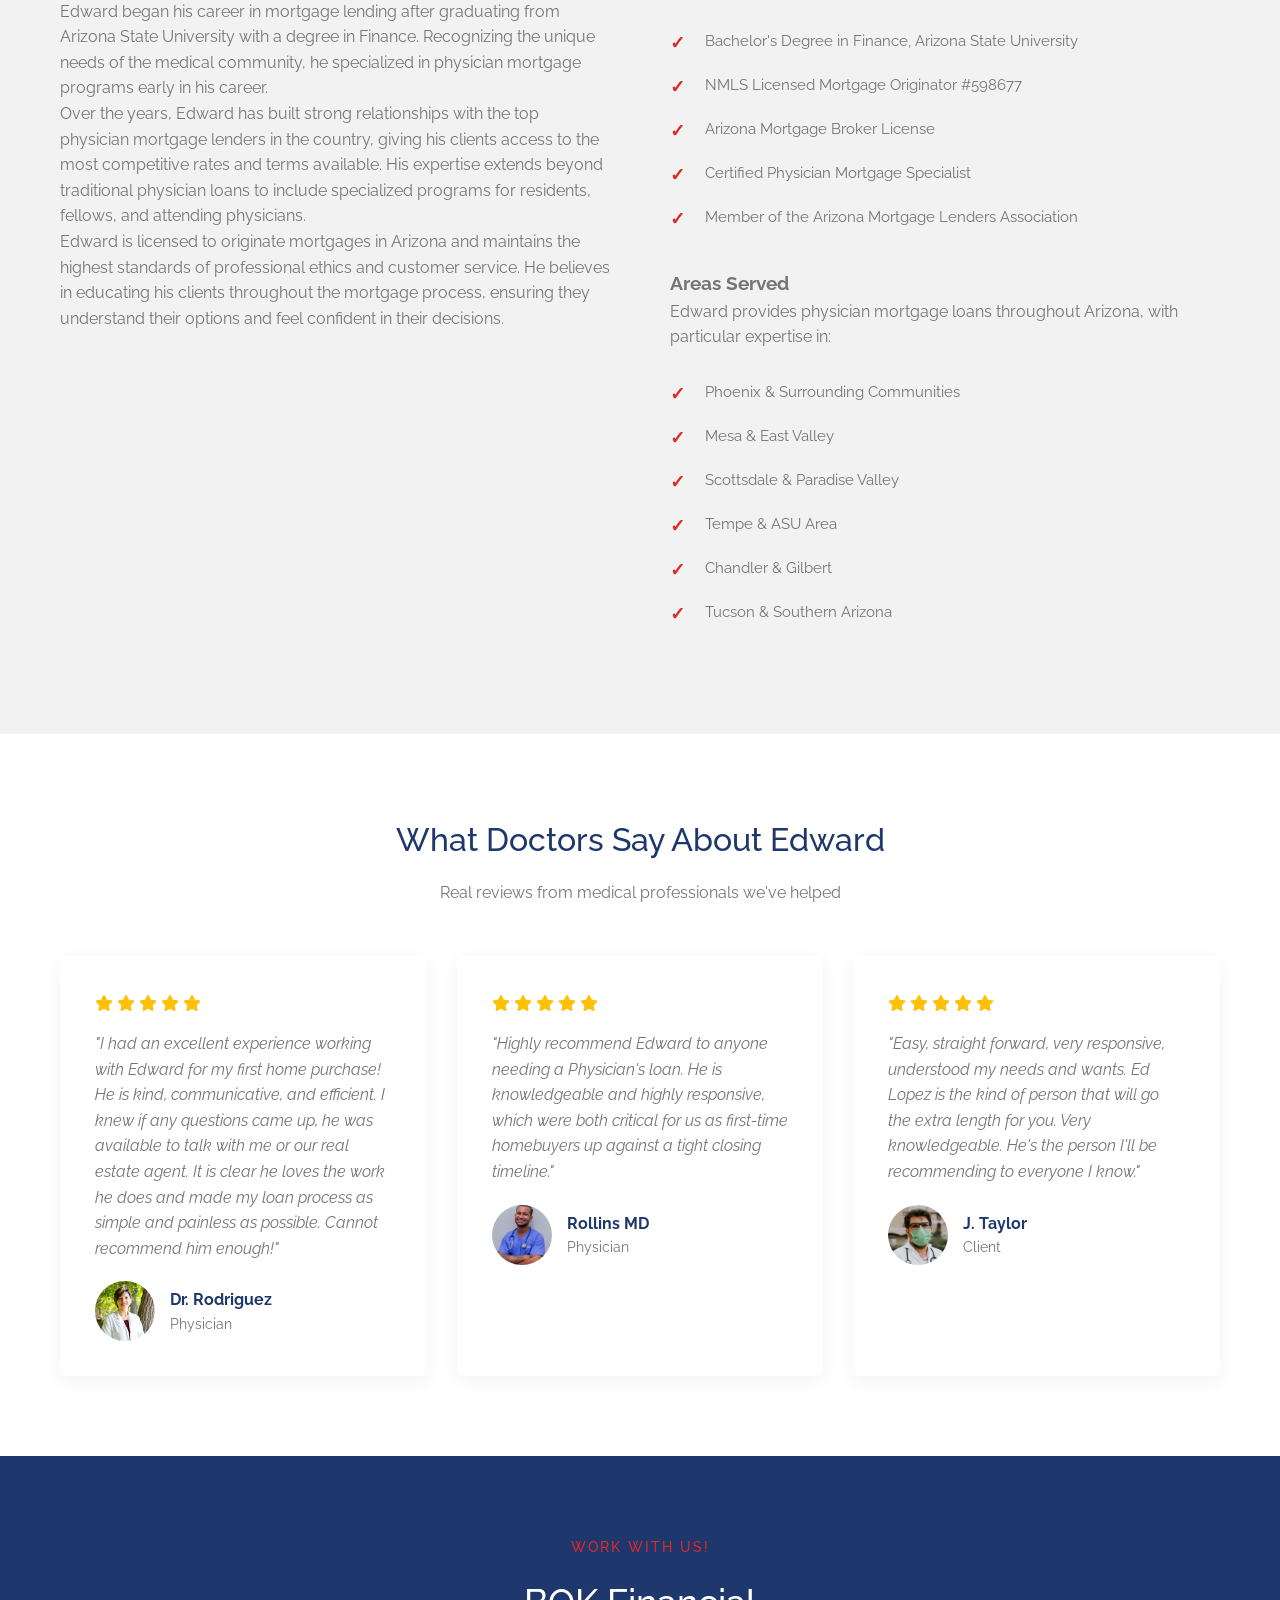
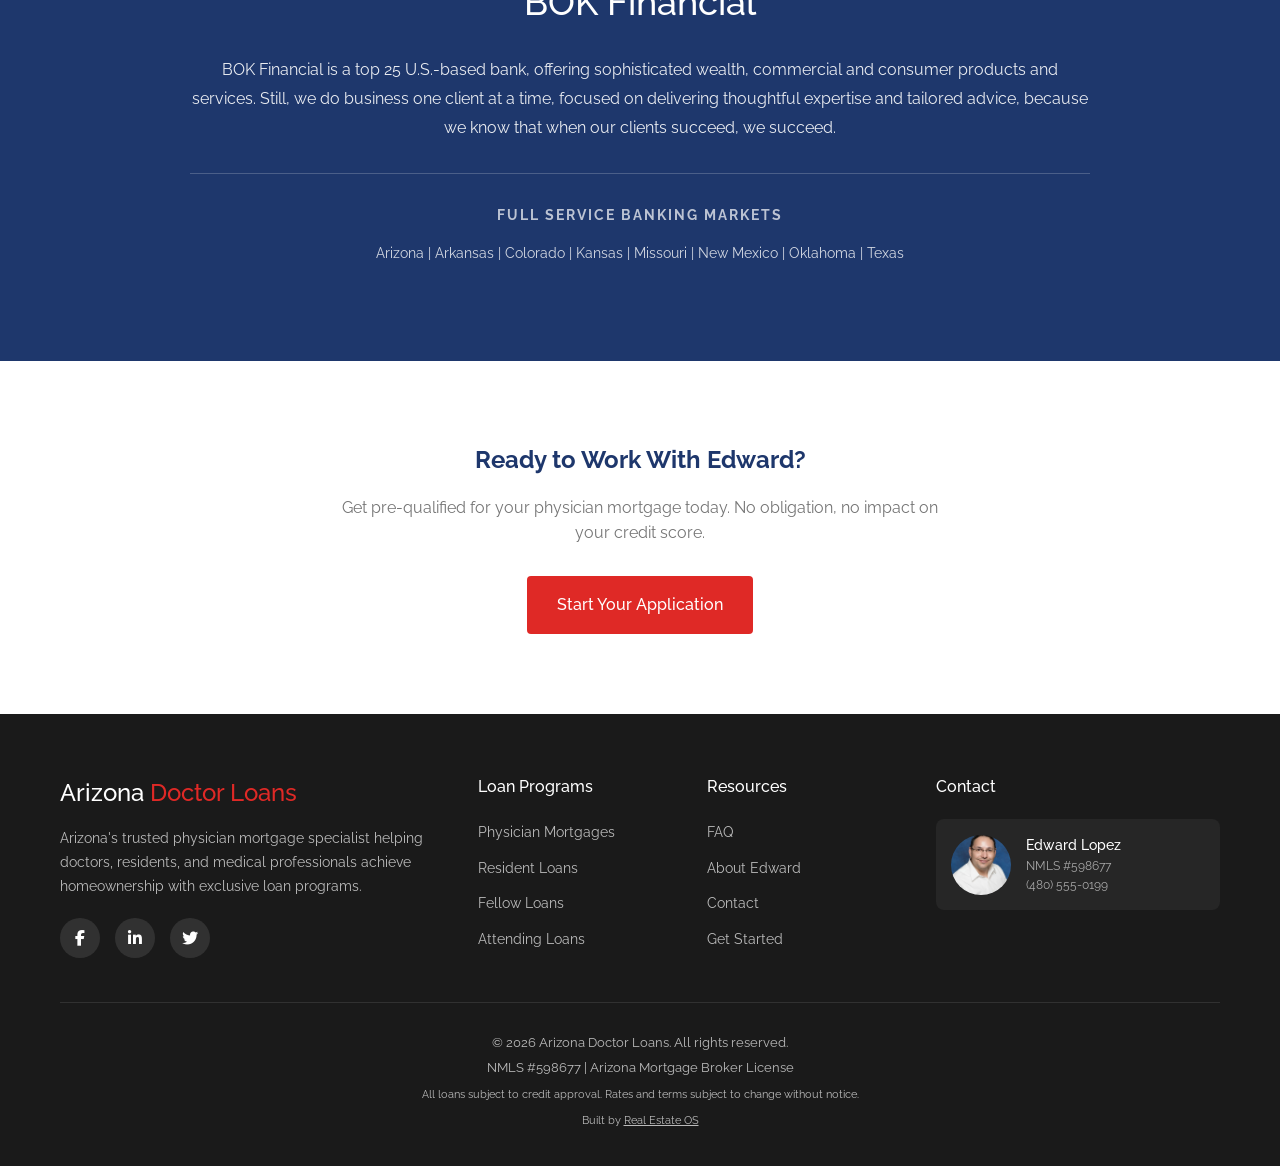
<file: about-us.html>
<!DOCTYPE html>
<html lang="en-US">
<head>
    <meta charset="UTF-8">
    <meta name="viewport" content="width=device-width, initial-scale=1.0">
    <title>About Edward Lopez | Arizona Physician Mortgage Specialist | NMLS 598677</title>
    <meta name="description" content="Meet Edward Lopez NMLS 598677, Arizona's trusted physician mortgage specialist. 15+ years helping doctors, residents, and medical professionals achieve homeownership.">
    <link rel="stylesheet" href="styles.css">
    <link rel="preconnect" href="https://fonts.googleapis.com">
    <link rel="preconnect" href="https://fonts.gstatic.com" crossorigin>
    <link href="https://fonts.googleapis.com/css2?family=Raleway:wght@300;400;500;600&display=swap" rel="stylesheet">
    <link rel="stylesheet" href="https://cdnjs.cloudflare.com/ajax/libs/font-awesome/6.4.0/css/all.min.css">
</head>
<body>
    <!-- Top Bar -->
    <div class="top-bar">
        <div class="container">
            <div class="top-bar-left">
                Home Loans for Physicians & Advanced Medical Professionals in AZ
            </div>
            <div class="top-bar-right">
                <a href="tel:4805550199"><i class="fas fa-phone-square"></i> (480) 555-0199</a>
                <a href="mailto:edward.lopez@bokfinancial.com"><i class="fas fa-envelope"></i> edward.lopez@bokfinancial.com</a>
            </div>
        </div>
    </div>

    <!-- Main Header -->
    <header class="main-header">
        <div class="container">
            <a href="index.html" class="logo">
                <img src="edward-lopez.jpg" alt="Edward Lopez NMLS 598677">
                <div class="logo-text">
                    Edward Lopez
                    <span>Mortgage Loan Officer NMLS 598677</span>
                </div>
            </a>
            <button class="mobile-menu-toggle" onclick="toggleMenu()">☰</button>
            <nav class="main-nav" id="mainNav">
                <ul>
                    <li><a href="index.html">Home</a></li>
                    <li class="dropdown">
                        <a href="physician-mortgages.html" class="dropdown-toggle">Physician Mortgages</a>
                        <div class="dropdown-menu">
                            <a href="physician-mortgages.html">Resident Mortgages</a>
                            <a href="physician-mortgages.html">Mortgages for Fellows</a>
                            <a href="physician-mortgages.html">Attending Physician Mortgages</a>
                        </div>
                    </li>
                    <li class="dropdown">
                        <a href="#" class="dropdown-toggle">Resources</a>
                        <div class="dropdown-menu">
                            <a href="https://www.bokfinancial.com/resources/calculators/home-loans/how-much-house-can-i-afford" target="_blank">How much home can I afford?</a>
                            <a href="physician-mortgages.html">Frequently Asked Questions</a>
                        </div>
                    </li>
                    <li><a href="prequalify.html">Can I Qualify?</a></li>
                    <li><a href="about-us.html" class="active">About Us</a></li>
                    <li><a href="contact-us.html">Contact Us</a></li>
                    <li><a href="prequalify.html" class="btn-cta">Get Started</a></li>
                </ul>
            </nav>
        </div>
    </header>

    <!-- Page Header -->
    <section class="page-header">
        <div class="container">
            <h1>About Edward Lopez</h1>
            <p>Your trusted physician mortgage specialist in Arizona</p>
        </div>
    </section>

    <!-- About Section -->
    <section class="loan-officer" style="padding-top: 80px;">
        <div class="container">
            <div class="loan-officer-grid">
                <div class="loan-officer-image">
                    <img src="edward-lopez.jpg" alt="Edward Lopez - Mortgage Loan Officer">
                </div>
                <div class="loan-officer-content">
                    <span class="prefix">Your Physician & Advanced Medical Professional Loan Specialist</span>
                    <h2>Edward Lopez</h2>
                    <span class="nmls">NMLS ID: 598677</span>
                    
                    <p>Edward Lopez is a dedicated mortgage professional with over 15 years of experience specializing in physician mortgage loans. As a Senior Mortgage Loan Officer with BOK Financial, Edward has helped hundreds of medical professionals across Arizona achieve their dream of homeownership.</p>
                    
                    <p>Understanding the unique financial challenges faced by physicians—including high student loan debt, limited work history during residency, and the need for flexible qualification criteria—Edward has developed expertise in navigating the complexities of physician mortgage programs.</p>
                    
                    <p>Based in Mesa, Arizona, Edward serves medical professionals throughout the Phoenix metropolitan area, including Scottsdale, Tempe, Chandler, and Gilbert. His deep knowledge of the local real estate market combined with specialized physician loan products makes him the go-to mortgage specialist for Arizona doctors.</p>
                    
                    <h3 style="margin-top: 30px; margin-bottom: 15px; color: var(--primary-dark);">Why Work With Edward?</h3>
                    <ul class="check-list">
                        <li>15+ years specializing in physician mortgages</li>
                        <li>Deep understanding of medical professional financial profiles</li>
                        <li>Access to multiple physician loan lenders for best rates</li>
                        <li>Personalized service throughout the entire loan process</li>
                        <li>Pre-approval letters within 24 hours</li>
                        <li>Available evenings and weekends to accommodate busy schedules</li>
                    </ul>
                </div>
            </div>
        </div>
    </section>

    <!-- Background Section -->
    <section class="section section-light">
        <div class="container">
            <div class="two-column">
                <div>
                    <h3>Professional Background</h3>
                    <p>Edward began his career in mortgage lending after graduating from Arizona State University with a degree in Finance. Recognizing the unique needs of the medical community, he specialized in physician mortgage programs early in his career.</p>
                    
                    <p>Over the years, Edward has built strong relationships with the top physician mortgage lenders in the country, giving his clients access to the most competitive rates and terms available. His expertise extends beyond traditional physician loans to include specialized programs for residents, fellows, and attending physicians.</p>
                    
                    <p>Edward is licensed to originate mortgages in Arizona and maintains the highest standards of professional ethics and customer service. He believes in educating his clients throughout the mortgage process, ensuring they understand their options and feel confident in their decisions.</p>
                </div>
                <div>
                    <h3>Education & Credentials</h3>
                    <ul class="check-list">
                        <li>Bachelor's Degree in Finance, Arizona State University</li>
                        <li>NMLS Licensed Mortgage Originator #598677</li>
                        <li>Arizona Mortgage Broker License</li>
                        <li>Certified Physician Mortgage Specialist</li>
                        <li>Member of the Arizona Mortgage Lenders Association</li>
                    </ul>
                    
                    <h3 style="margin-top: 30px;">Areas Served</h3>
                    <p>Edward provides physician mortgage loans throughout Arizona, with particular expertise in:</p>
                    <ul class="check-list">
                        <li>Phoenix & Surrounding Communities</li>
                        <li>Mesa & East Valley</li>
                        <li>Scottsdale & Paradise Valley</li>
                        <li>Tempe & ASU Area</li>
                        <li>Chandler & Gilbert</li>
                        <li>Tucson & Southern Arizona</li>
                    </ul>
                </div>
            </div>
        </div>
    </section>

    <!-- Testimonials Section -->
    <section class="section">
        <div class="container">
            <div class="section-title">
                <h2>What Doctors Say About Edward</h2>
                <p>Real reviews from medical professionals we've helped</p>
            </div>
            
            <div class="eligibility-cards">
                <div style="background: white; padding: 35px; border-radius: 8px; box-shadow: 0 5px 20px rgba(0,0,0,0.05);">
                    <div style="color: #ffc107; margin-bottom: 15px; font-size: 16px;">
                        <i class="fas fa-star"></i>
                        <i class="fas fa-star"></i>
                        <i class="fas fa-star"></i>
                        <i class="fas fa-star"></i>
                        <i class="fas fa-star"></i>
                    </div>
                    <p style="font-style: italic; margin-bottom: 20px;">"I had an excellent experience working with Edward for my first home purchase! He is kind, communicative, and efficient. I knew if any questions came up, he was available to talk with me or our real estate agent. It is clear he loves the work he does and made my loan process as simple and painless as possible. Cannot recommend him enough!"</p>
                    <div style="display: flex; align-items: center; gap: 15px;">
                        <img src="doctor-female.jpg" alt="Dr. Rodriguez" style="width: 60px; height: 60px; border-radius: 50%; object-fit: cover;">
                        <div>
                            <h4 style="color: var(--primary-dark); margin: 0;">Dr. Rodriguez</h4>
                            <p style="font-size: 14px; margin: 0;">Physician</p>
                        </div>
                    </div>
                </div>
                
                <div style="background: white; padding: 35px; border-radius: 8px; box-shadow: 0 5px 20px rgba(0,0,0,0.05);">
                    <div style="color: #ffc107; margin-bottom: 15px; font-size: 16px;">
                        <i class="fas fa-star"></i>
                        <i class="fas fa-star"></i>
                        <i class="fas fa-star"></i>
                        <i class="fas fa-star"></i>
                        <i class="fas fa-star"></i>
                    </div>
                    <p style="font-style: italic; margin-bottom: 20px;">"Highly recommend Edward to anyone needing a Physician's loan. He is knowledgeable and highly responsive, which were both critical for us as first-time homebuyers up against a tight closing timeline."</p>
                    <div style="display: flex; align-items: center; gap: 15px;">
                        <img src="doctor-male.jpg" alt="Rollins MD" style="width: 60px; height: 60px; border-radius: 50%; object-fit: cover;">
                        <div>
                            <h4 style="color: var(--primary-dark); margin: 0;">Rollins MD</h4>
                            <p style="font-size: 14px; margin: 0;">Physician</p>
                        </div>
                    </div>
                </div>
                
                <div style="background: white; padding: 35px; border-radius: 8px; box-shadow: 0 5px 20px rgba(0,0,0,0.05);">
                    <div style="color: #ffc107; margin-bottom: 15px; font-size: 16px;">
                        <i class="fas fa-star"></i>
                        <i class="fas fa-star"></i>
                        <i class="fas fa-star"></i>
                        <i class="fas fa-star"></i>
                        <i class="fas fa-star"></i>
                    </div>
                    <p style="font-style: italic; margin-bottom: 20px;">"Easy, straight forward, very responsive, understood my needs and wants. Ed Lopez is the kind of person that will go the extra length for you. Very knowledgeable. He's the person I'll be recommending to everyone I know."</p>
                    <div style="display: flex; align-items: center; gap: 15px;">
                        <img src="doctor-resident.jpg" alt="J. Taylor" style="width: 60px; height: 60px; border-radius: 50%; object-fit: cover;">
                        <div>
                            <h4 style="color: var(--primary-dark); margin: 0;">J. Taylor</h4>
                            <p style="font-size: 14px; margin: 0;">Client</p>
                        </div>
                    </div>
                </div>
            </div>
        </div>
    </section>

    <!-- Company Section -->
    <section class="company-section">
        <div class="container">
            <div class="company-content">
                <span class="company-prefix">Work with us!</span>
                <h2>BOK Financial</h2>
                <p>BOK Financial is a top 25 U.S.-based bank, offering sophisticated wealth, commercial and consumer products and services. Still, we do business one client at a time, focused on delivering thoughtful expertise and tailored advice, because we know that when our clients succeed, we succeed.</p>
                <div class="states-list">
                    <h4>Full Service Banking Markets</h4>
                    <p>Arizona | Arkansas | Colorado | Kansas | Missouri | New Mexico | Oklahoma | Texas</p>
                </div>
            </div>
        </div>
    </section>

    <!-- CTA Section -->
    <section class="section">
        <div class="container" style="text-align: center;">
            <h2 style="color: var(--primary-dark); margin-bottom: 15px;">Ready to Work With Edward?</h2>
            <p style="margin-bottom: 30px; max-width: 600px; margin-left: auto; margin-right: auto;">Get pre-qualified for your physician mortgage today. No obligation, no impact on your credit score.</p>
            <a href="prequalify.html" class="hero-cta" style="display: inline-flex;">Start Your Application</a>
        </div>
    </section>

    <!-- Footer -->
    <footer class="footer">
        <div class="container">
            <div class="footer-grid">
                <div class="footer-brand">
                    <h3>Arizona <span>Doctor Loans</span></h3>
                    <p>Arizona's trusted physician mortgage specialist helping doctors, residents, and medical professionals achieve homeownership with exclusive loan programs.</p>
                    <div class="footer-social">
                        <a href="#" aria-label="Facebook"><i class="fab fa-facebook-f"></i></a>
                        <a href="#" aria-label="LinkedIn"><i class="fab fa-linkedin-in"></i></a>
                        <a href="#" aria-label="Twitter"><i class="fab fa-twitter"></i></a>
                    </div>
                </div>
                <div class="footer-links">
                    <h4>Loan Programs</h4>
                    <ul>
                        <li><a href="physician-mortgages.html">Physician Mortgages</a></li>
                        <li><a href="physician-mortgages.html">Resident Loans</a></li>
                        <li><a href="physician-mortgages.html">Fellow Loans</a></li>
                        <li><a href="physician-mortgages.html">Attending Loans</a></li>
                    </ul>
                </div>
                <div class="footer-links">
                    <h4>Resources</h4>
                    <ul>
                        <li><a href="physician-mortgages.html">FAQ</a></li>
                        <li><a href="about-us.html">About Edward</a></li>
                        <li><a href="contact-us.html">Contact</a></li>
                        <li><a href="prequalify.html">Get Started</a></li>
                    </ul>
                </div>
                <div class="footer-contact">
                    <h4>Contact</h4>
                    <div class="footer-contact-card">
                        <img src="edward-lopez.jpg" alt="Edward Lopez">
                        <div class="footer-contact-info">
                            <h5>Edward Lopez</h5>
                            <p>NMLS #598677<br>(480) 555-0199</p>
                        </div>
                    </div>
                </div>
            </div>
            <div class="footer-bottom">
                <p>&copy; 2026 Arizona Doctor Loans. All rights reserved.</p>
                <p>NMLS #598677 | Arizona Mortgage Broker License</p>
                <p><small>All loans subject to credit approval. Rates and terms subject to change without notice.</small></p>
                <p><small>Built by <a href="https://realestateos.com" target="_blank" rel="noopener">Real Estate OS</a></small></p>
            </div>
        </div>
    </footer>

    <script>
        function toggleMenu() {
            document.getElementById('mainNav').classList.toggle('active');
        }
        
        document.querySelectorAll('.dropdown-toggle').forEach(toggle => {
            toggle.addEventListener('click', function(e) {
                if (window.innerWidth <= 768) {
                    e.preventDefault();
                    this.parentElement.classList.toggle('active');
                }
            });
        });
    </script>
<script src="main.js"></script>
</body>
</html>
</file>
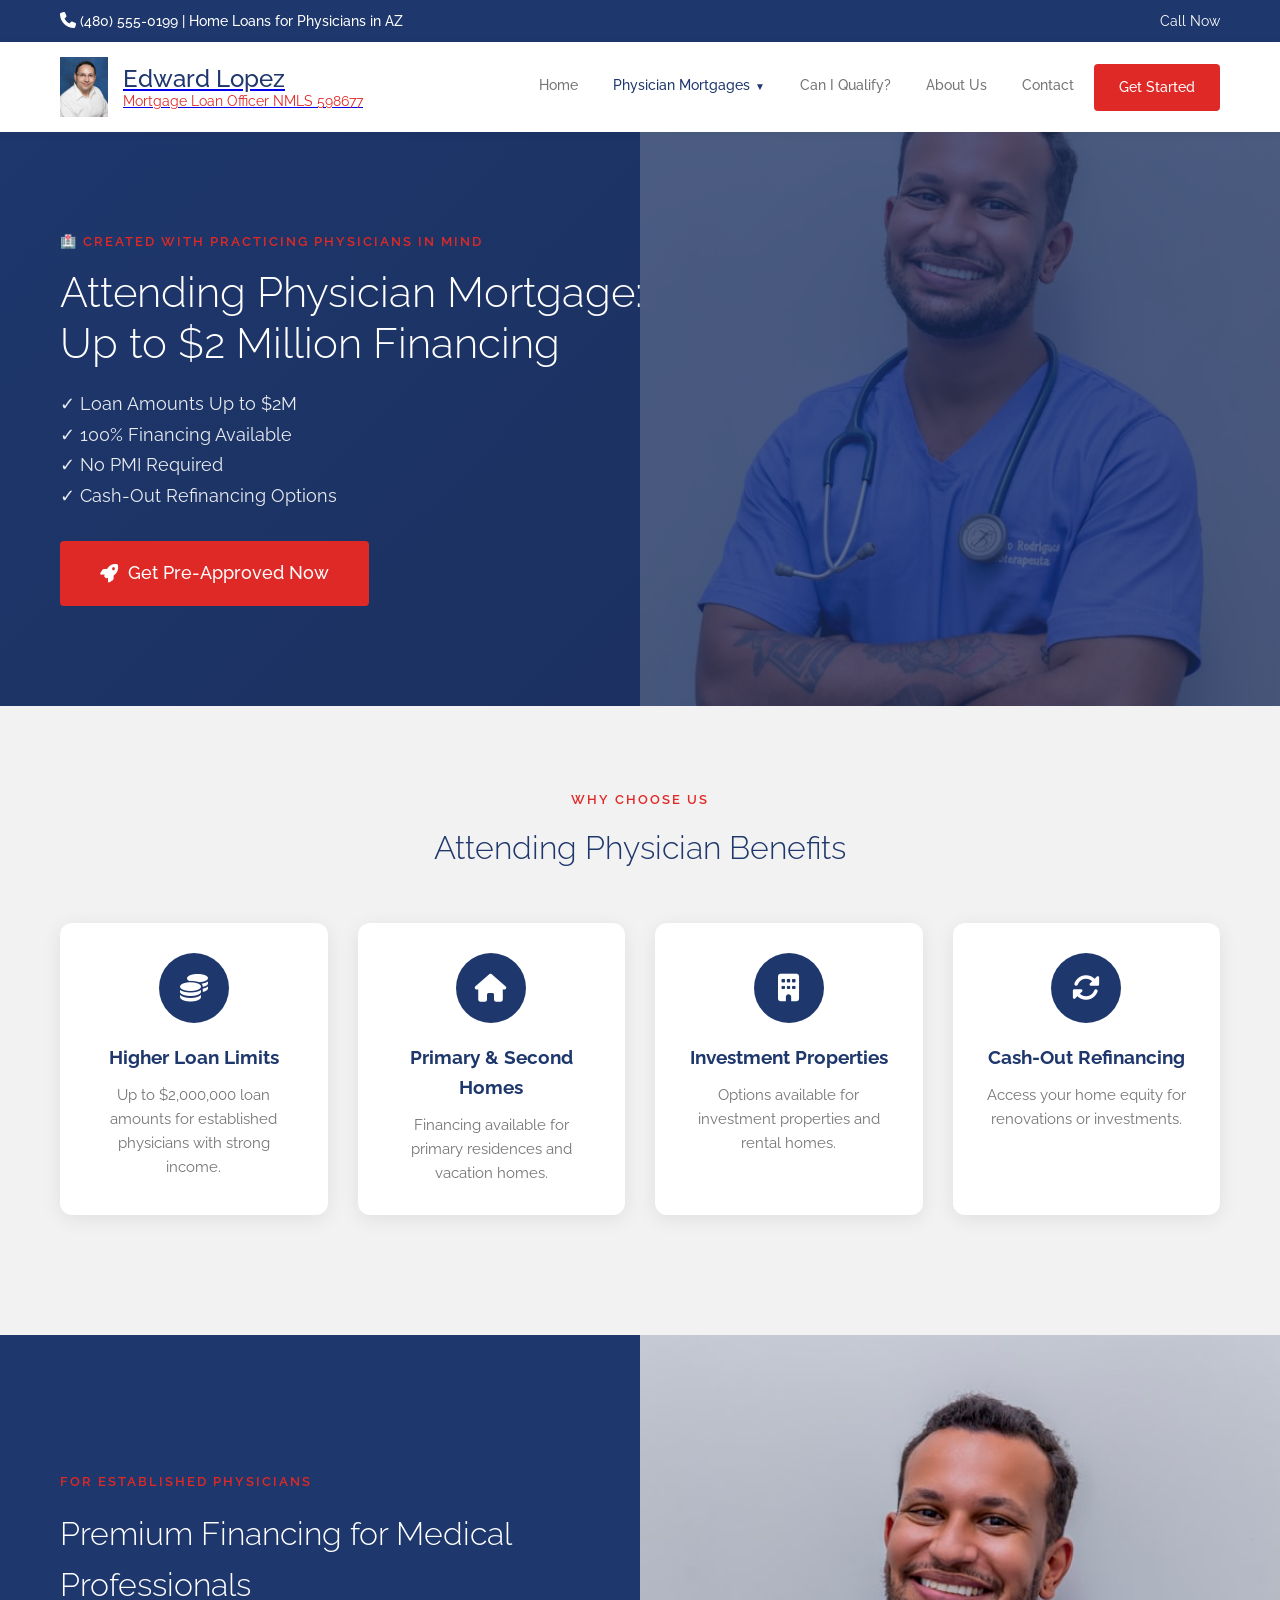
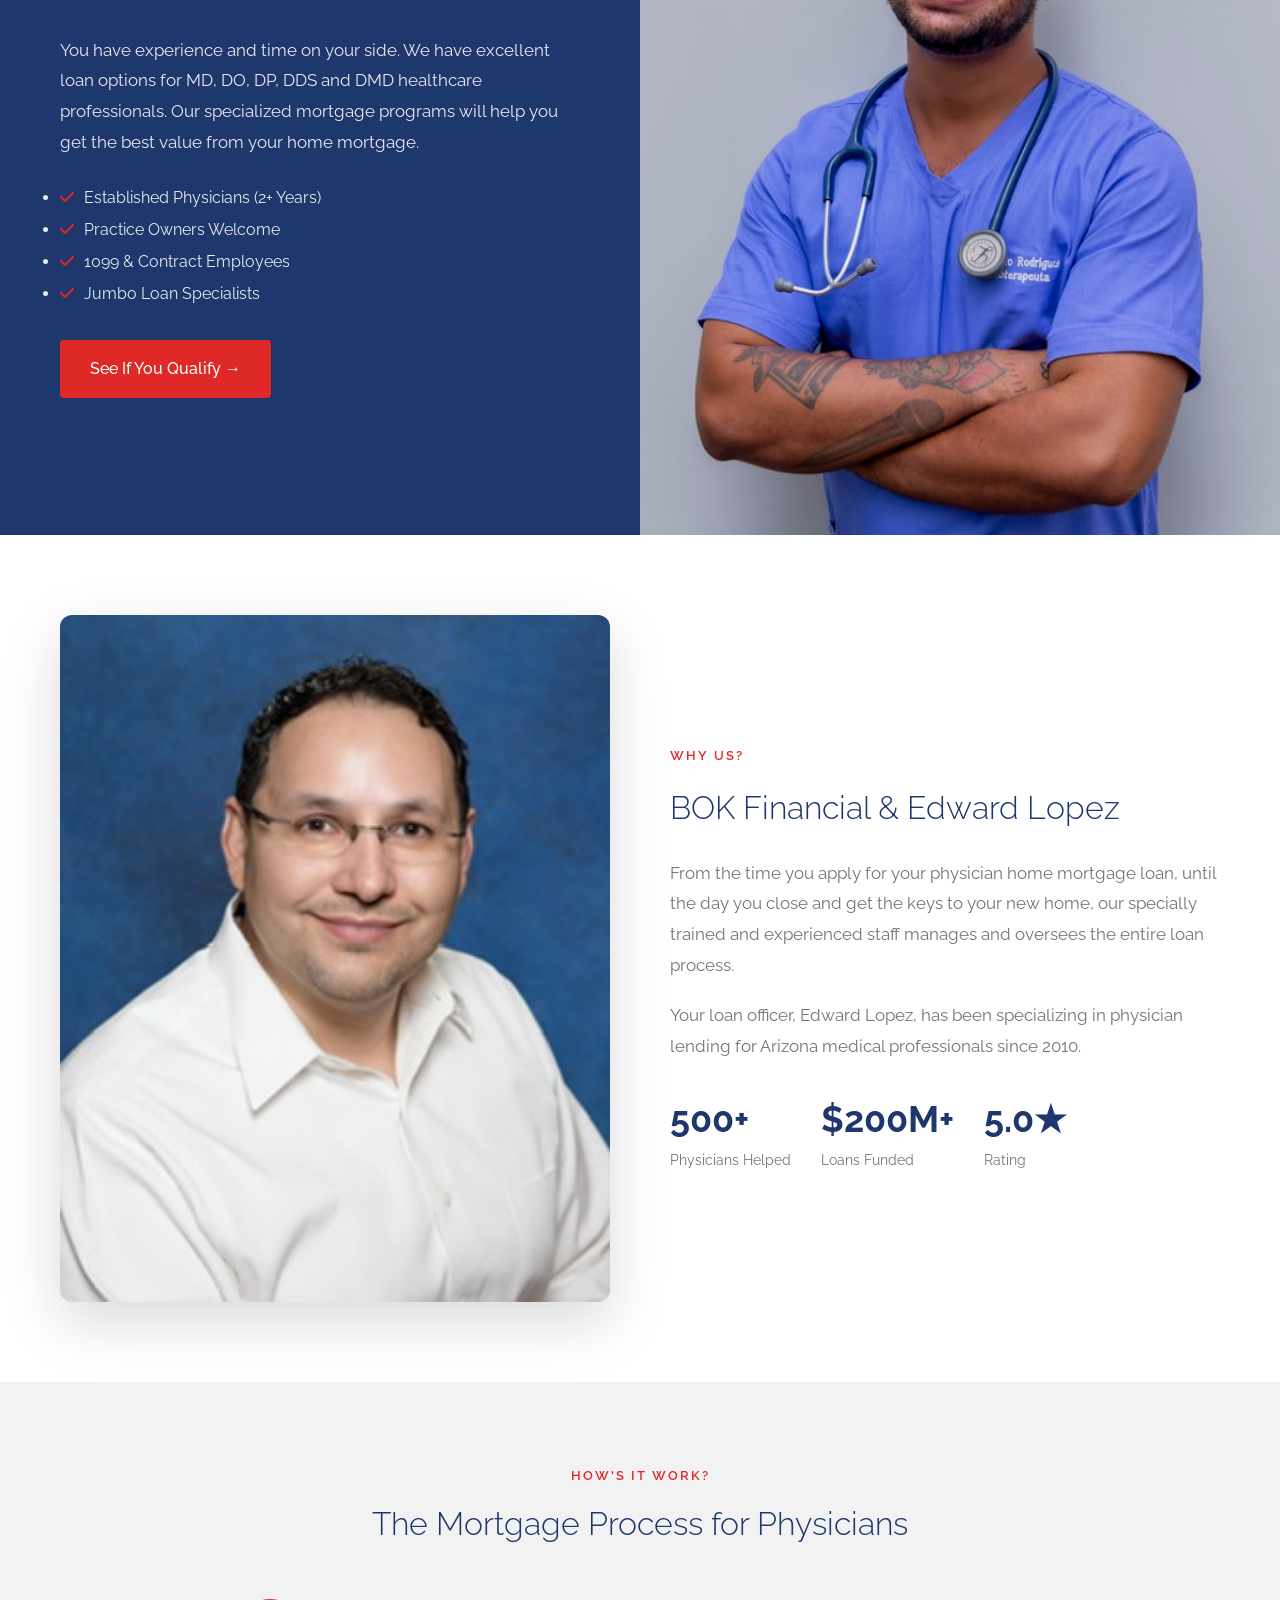
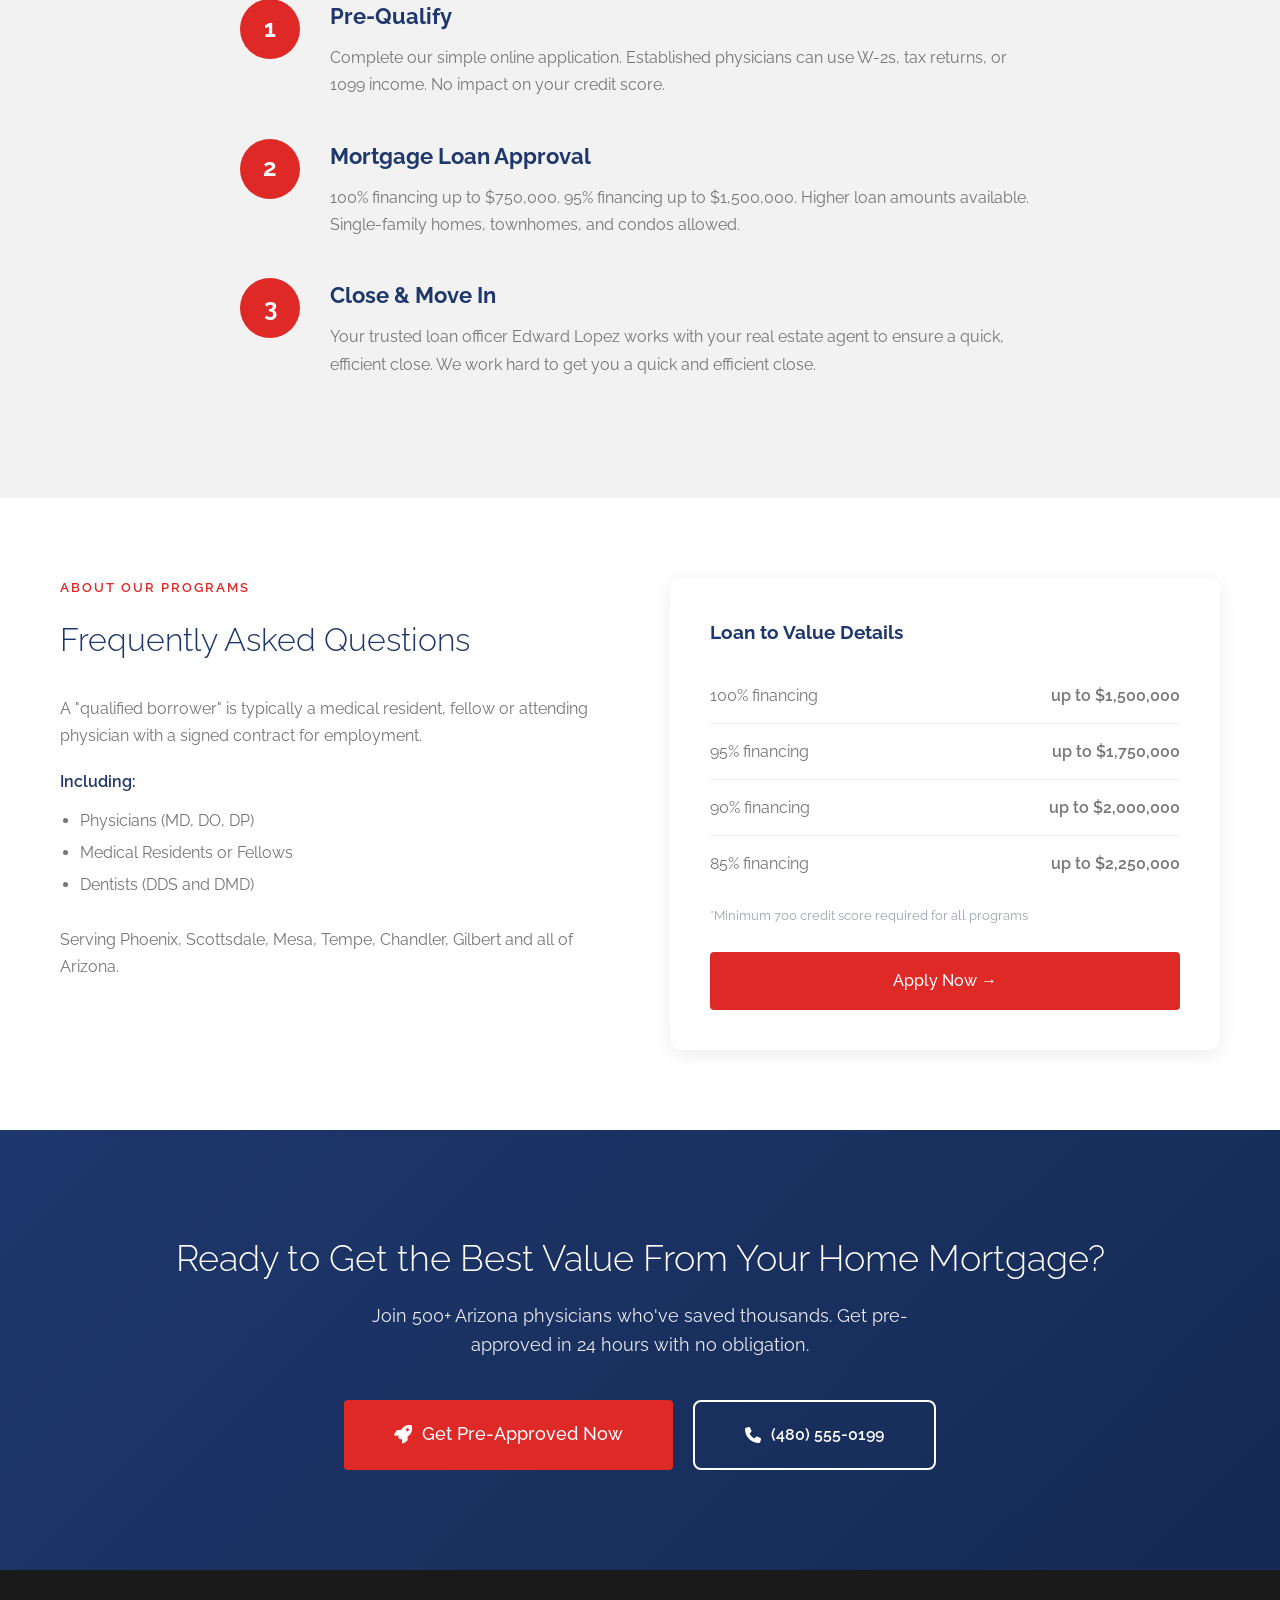
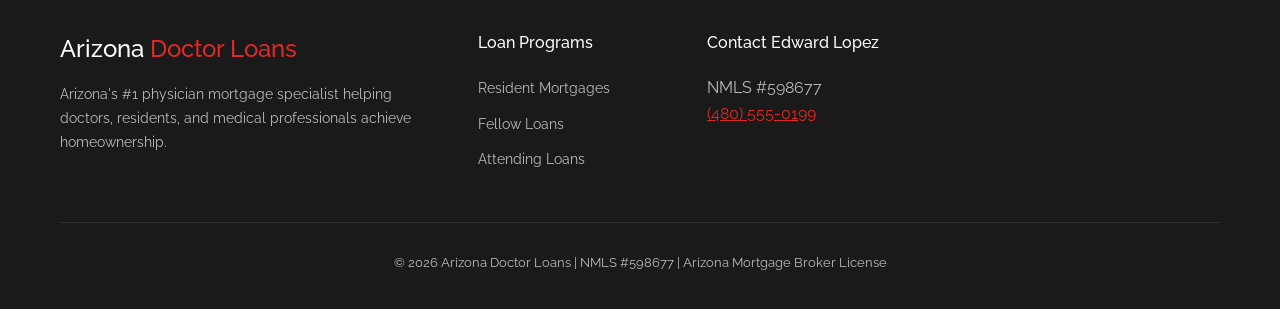
<file: attending-mortgages.html>
<!DOCTYPE html>
<html lang="en-US">
<head>
    <meta charset="UTF-8">
    <meta name="viewport" content="width=device-width, initial-scale=1.0">
    <title>Attending Physician Mortgage Arizona | Doctor Home Loan | Up to $2M</title>
    <meta name="description" content="Physician mortgage loans for attending physicians in Arizona. 0% down, no PMI, loan amounts up to $2M. Edward Lopez NMLS 598677 at BOK Financial.">
    <meta name="keywords" content="attending physician mortgage Arizona, practicing doctor home loan, physician loan attending, established doctor mortgage, Arizona attending physician loan">
    <link rel="stylesheet" href="styles.css">
    <link rel="preconnect" href="https://fonts.googleapis.com">
    <link rel="preconnect" href="https://fonts.gstatic.com" crossorigin>
    <link href="https://fonts.googleapis.com/css2?family=Raleway:wght@300;400;500;600;700&display=swap" rel="stylesheet">
    <link rel="stylesheet" href="https://cdnjs.cloudflare.com/ajax/libs/font-awesome/6.4.0/css/all.min.css">
    <style>
        .page-hero {
            background: linear-gradient(135deg, var(--primary-dark) 0%, #1a2d5a 100%);
            padding: 100px 0;
            position: relative;
            overflow: hidden;
        }
        .page-hero::before {
            content: '';
            position: absolute;
            top: 0;
            right: 0;
            width: 50%;
            height: 100%;
            background: url('doctor-male.jpg') center/cover;
            opacity: 0.3;
        }
        .page-hero-content {
            position: relative;
            z-index: 1;
            max-width: 600px;
        }
        .benefit-grid {
            display: grid;
            grid-template-columns: repeat(auto-fit, minmax(250px, 1fr));
            gap: 30px;
            margin: 40px 0;
        }
        .benefit-card {
            background: white;
            padding: 30px;
            border-radius: 12px;
            box-shadow: 0 4px 20px rgba(0,0,0,0.08);
            text-align: center;
            transition: transform 0.3s;
        }
        .benefit-card:hover {
            transform: translateY(-5px);
        }
        .benefit-icon {
            width: 70px;
            height: 70px;
            background: var(--primary-dark);
            border-radius: 50%;
            display: flex;
            align-items: center;
            justify-content: center;
            margin: 0 auto 20px;
            color: white;
            font-size: 28px;
        }
        .process-step {
            display: flex;
            gap: 30px;
            margin-bottom: 40px;
            align-items: flex-start;
        }
        .step-number {
            width: 60px;
            height: 60px;
            background: var(--accent-red);
            color: white;
            border-radius: 50%;
            display: flex;
            align-items: center;
            justify-content: center;
            font-size: 24px;
            font-weight: 700;
            flex-shrink: 0;
        }
        .sticky-cta {
            position: fixed;
            bottom: 0;
            left: 0;
            right: 0;
            background: white;
            padding: 15px 20px;
            box-shadow: 0 -4px 20px rgba(0,0,0,0.15);
            display: flex;
            justify-content: center;
            gap: 15px;
            z-index: 1000;
        }
        @media (min-width: 769px) {
            .sticky-cta { display: none; }
        }
    </style>
</head>
<body>
    <!-- Top Bar -->
    <div class="top-bar">
        <div class="container">
            <div class="top-bar-left">
                <i class="fas fa-phone"></i> (480) 555-0199 | Home Loans for Physicians in AZ
            </div>
            <div class="top-bar-right">
                <a href="tel:4805550199">Call Now</a>
            </div>
        </div>
    </div>

    <!-- Main Header -->
    <header class="main-header">
        <div class="container">
            <a href="index.html" class="logo">
                <img src="edward-lopez.jpg" alt="Edward Lopez NMLS 598677">
                <div class="logo-text">
                    Edward Lopez
                    <span>Mortgage Loan Officer NMLS 598677</span>
                </div>
            </a>
            <button class="mobile-menu-toggle" onclick="toggleMenu()">☰</button>
            <nav class="main-nav" id="mainNav">
                <ul>
                    <li><a href="index.html">Home</a></li>
                    <li class="dropdown">
                        <a href="physician-mortgages.html" class="active dropdown-toggle">Physician Mortgages</a>
                        <div class="dropdown-menu">
                            <a href="resident-mortgages.html">Resident Mortgages</a>
                            <a href="fellow-mortgages.html">Mortgages for Fellows</a>
                            <a href="attending-mortgages.html">Attending Physician Mortgages</a>
                        </div>
                    </li>
                    <li><a href="prequalify.html">Can I Qualify?</a></li>
                    <li><a href="about-us.html">About Us</a></li>
                    <li><a href="contact-us.html">Contact</a></li>
                    <li><a href="prequalify.html" class="btn-cta">Get Started</a></li>
                </ul>
            </nav>
        </div>
    </header>

    <!-- Hero Section -->
    <section class="page-hero">
        <div class="container">
            <div class="page-hero-content">
                <span style="color: var(--accent-red); font-size: 13px; font-weight: 600; text-transform: uppercase; letter-spacing: 2px; display: block; margin-bottom: 15px;">🏥 Created with practicing physicians in mind</span>
                <h1 style="color: white; font-size: 42px; font-weight: 300; margin: 0 0 20px; line-height: 1.2;">Attending Physician Mortgage:<br>Up to $2 Million Financing</h1>
                <p style="color: rgba(255,255,255,0.9); font-size: 18px; line-height: 1.7; margin-bottom: 30px;">✓ Loan Amounts Up to $2M<br>✓ 100% Financing Available<br>✓ No PMI Required<br>✓ Cash-Out Refinancing Options</p>
                <a href="prequalify.html" class="hero-cta" style="font-size: 18px; padding: 18px 40px;">
                    <i class="fas fa-rocket"></i> Get Pre-Approved Now
                </a>
            </div>
        </div>
    </section>

    <!-- Benefits Section -->
    <section class="section section-light">
        <div class="container">
            <div style="text-align: center; margin-bottom: 50px;">
                <span style="color: var(--accent-red); font-size: 13px; font-weight: 600; text-transform: uppercase; letter-spacing: 2px;">Why Choose Us</span>
                <h2 style="color: var(--primary-dark); font-size: 32px; font-weight: 300; margin-top: 10px;">Attending Physician Benefits</h2>
            </div>
            <div class="benefit-grid">
                <div class="benefit-card">
                    <div class="benefit-icon"><i class="fas fa-coins"></i></div>
                    <h3 style="color: var(--primary-dark); margin-bottom: 10px;">Higher Loan Limits</h3>
                    <p style="color: var(--text-gray); font-size: 15px;">Up to $2,000,000 loan amounts for established physicians with strong income.</p>
                </div>
                <div class="benefit-card">
                    <div class="benefit-icon"><i class="fas fa-home"></i></div>
                    <h3 style="color: var(--primary-dark); margin-bottom: 10px;">Primary & Second Homes</h3>
                    <p style="color: var(--text-gray); font-size: 15px;">Financing available for primary residences and vacation homes.</p>
                </div>
                <div class="benefit-card">
                    <div class="benefit-icon"><i class="fas fa-building"></i></div>
                    <h3 style="color: var(--primary-dark); margin-bottom: 10px;">Investment Properties</h3>
                    <p style="color: var(--text-gray); font-size: 15px;">Options available for investment properties and rental homes.</p>
                </div>
                <div class="benefit-card">
                    <div class="benefit-icon"><i class="fas fa-sync-alt"></i></div>
                    <h3 style="color: var(--primary-dark); margin-bottom: 10px;">Cash-Out Refinancing</h3>
                    <p style="color: var(--text-gray); font-size: 15px;">Access your home equity for renovations or investments.</p>
                </div>
            </div>
        </div>
    </section>

    <!-- Image Section -->
    <section class="section" style="padding: 0;">
        <div style="display: grid; grid-template-columns: 1fr 1fr; min-height: 500px;">
            <div style="background: var(--primary-dark); padding: 60px; display: flex; flex-direction: column; justify-content: center;">
                <span style="color: var(--accent-red); font-size: 13px; font-weight: 600; text-transform: uppercase; letter-spacing: 2px; display: block; margin-bottom: 15px;">For Established Physicians</span>
                <h2 style="color: white; font-size: 32px; font-weight: 300; margin: 0 0 25px;">Premium Financing for Medical Professionals</h2>
                <p style="color: rgba(255,255,255,0.9); font-size: 17px; line-height: 1.8; margin-bottom: 25px;">You have experience and time on your side. We have excellent loan options for MD, DO, DP, DDS and DMD healthcare professionals. Our specialized mortgage programs will help you get the best value from your home mortgage.</p>
                <ul style="color: rgba(255,255,255,0.9); line-height: 2; margin-bottom: 30px;">
                    <li><i class="fas fa-check" style="color: var(--accent-red); margin-right: 10px;"></i>Established Physicians (2+ Years)</li>
                    <li><i class="fas fa-check" style="color: var(--accent-red); margin-right: 10px;"></i>Practice Owners Welcome</li>
                    <li><i class="fas fa-check" style="color: var(--accent-red); margin-right: 10px;"></i>1099 & Contract Employees</li>
                    <li><i class="fas fa-check" style="color: var(--accent-red); margin-right: 10px;"></i>Jumbo Loan Specialists</li>
                </ul>
                <a href="prequalify.html" class="hero-cta" style="align-self: flex-start;">See If You Qualify →</a>
            </div>
            <img src="doctor-male.jpg" alt="Attending Physician Buying Home in Arizona" style="width: 100%; height: 100%; object-fit: cover;">
        </div>
    </section>

    <!-- Why Us Section -->
    <section class="section">
        <div class="container">
            <div style="display: grid; grid-template-columns: 1fr 1fr; gap: 60px; align-items: center;">
                <img src="edward-lopez.jpg" alt="Edward Lopez - Arizona Physician Mortgage Specialist" style="width: 100%; border-radius: 12px; box-shadow: 0 20px 60px rgba(0,0,0,0.15);">
                <div>
                    <span style="color: var(--accent-red); font-size: 13px; font-weight: 600; text-transform: uppercase; letter-spacing: 2px; display: block; margin-bottom: 15px;">Why Us?</span>
                    <h2 style="color: var(--primary-dark); font-size: 32px; font-weight: 300; margin: 0 0 25px;">BOK Financial & Edward Lopez</h2>
                    <p style="font-size: 17px; line-height: 1.8; color: var(--text-gray); margin-bottom: 20px;">From the time you apply for your physician home mortgage loan, until the day you close and get the keys to your new home, our specially trained and experienced staff manages and oversees the entire loan process.</p>
                    <p style="font-size: 17px; line-height: 1.8; color: var(--text-gray);">Your loan officer, Edward Lopez, has been specializing in physician lending for Arizona medical professionals since 2010.</p>
                    <div style="margin-top: 30px; display: flex; gap: 30px;">
                        <div>
                            <div style="font-size: 36px; font-weight: 700; color: var(--primary-dark);">500+</div>
                            <div style="color: var(--text-gray); font-size: 14px;">Physicians Helped</div>
                        </div>
                        <div>
                            <div style="font-size: 36px; font-weight: 700; color: var(--primary-dark);">$200M+</div>
                            <div style="color: var(--text-gray); font-size: 14px;">Loans Funded</div>
                        </div>
                        <div>
                            <div style="font-size: 36px; font-weight: 700; color: var(--primary-dark);">5.0★</div>
                            <div style="color: var(--text-gray); font-size: 14px;">Rating</div>
                        </div>
                    </div>
                </div>
            </div>
        </div>
    </section>

    <!-- How It Works Section -->
    <section class="section section-light">
        <div class="container">
            <div style="text-align: center; margin-bottom: 50px;">
                <span style="color: var(--accent-red); font-size: 13px; font-weight: 600; text-transform: uppercase; letter-spacing: 2px;">How's it work?</span>
                <h2 style="color: var(--primary-dark); font-size: 32px; font-weight: 300; margin-top: 10px;">The Mortgage Process for Physicians</h2>
            </div>
            
            <div style="max-width: 800px; margin: 0 auto;">
                <div class="process-step">
                    <div class="step-number">1</div>
                    <div>
                        <h3 style="color: var(--primary-dark); font-size: 22px; margin: 0 0 10px;">Pre-Qualify</h3>
                        <p style="font-size: 16px; line-height: 1.7; color: var(--text-gray); margin: 0;">Complete our simple online application. Established physicians can use W-2s, tax returns, or 1099 income. No impact on your credit score.</p>
                    </div>
                </div>
                
                <div class="process-step">
                    <div class="step-number">2</div>
                    <div>
                        <h3 style="color: var(--primary-dark); font-size: 22px; margin: 0 0 10px;">Mortgage Loan Approval</h3>
                        <p style="font-size: 16px; line-height: 1.7; color: var(--text-gray); margin: 0;">100% financing up to $750,000. 95% financing up to $1,500,000. Higher loan amounts available. Single-family homes, townhomes, and condos allowed.</p>
                    </div>
                </div>
                
                <div class="process-step">
                    <div class="step-number">3</div>
                    <div>
                        <h3 style="color: var(--primary-dark); font-size: 22px; margin: 0 0 10px;">Close & Move In</h3>
                        <p style="font-size: 16px; line-height: 1.7; color: var(--text-gray); margin: 0;">Your trusted loan officer Edward Lopez works with your real estate agent to ensure a quick, efficient close. We work hard to get you a quick and efficient close.</p>
                    </div>
                </div>
            </div>
        </div>
    </section>

    <!-- FAQ Section -->
    <section class="section" id="faq">
        <div class="container">
            <div style="display: grid; grid-template-columns: 1fr 1fr; gap: 60px;">
                <div>
                    <span style="color: var(--accent-red); font-size: 13px; font-weight: 600; text-transform: uppercase; letter-spacing: 2px; display: block; margin-bottom: 15px;">About Our Programs</span>
                    <h2 style="color: var(--primary-dark); font-size: 32px; font-weight: 300; margin: 0 0 30px;">Frequently Asked Questions</h2>
                    
                    <p style="font-size: 16px; line-height: 1.7; color: var(--text-gray); margin-bottom: 20px;">A "qualified borrower" is typically a medical resident, fellow or attending physician with a signed contract for employment.</p>
                    
                    <p style="font-size: 16px; font-weight: 600; color: var(--primary-dark); margin: 0 0 10px;">Including:</p>
                    <ul style="margin: 0 0 25px 20px; padding: 0; line-height: 2; color: var(--text-gray);">
                        <li>Physicians (MD, DO, DP)</li>
                        <li>Medical Residents or Fellows</li>
                        <li>Dentists (DDS and DMD)</li>
                    </ul>
                    
                    <p style="font-size: 16px; line-height: 1.7; color: var(--text-gray);">Serving Phoenix, Scottsdale, Mesa, Tempe, Chandler, Gilbert and all of Arizona.</p>
                </div>
                <div>
                    <div style="background: white; padding: 40px; border-radius: 12px; box-shadow: 0 4px 20px rgba(0,0,0,0.08);">
                        <h3 style="color: var(--primary-dark); margin-bottom: 20px;">Loan to Value Details</h3>
                        <ul style="margin: 0; padding: 0; list-style: none; line-height: 2.2; color: var(--text-gray);">
                            <li style="display: flex; justify-content: space-between; border-bottom: 1px solid #eee; padding: 10px 0;">
                                <span>100% financing</span>
                                <span style="font-weight: 600;">up to $1,500,000</span>
                            </li>
                            <li style="display: flex; justify-content: space-between; border-bottom: 1px solid #eee; padding: 10px 0;">
                                <span>95% financing</span>
                                <span style="font-weight: 600;">up to $1,750,000</span>
                            </li>
                            <li style="display: flex; justify-content: space-between; border-bottom: 1px solid #eee; padding: 10px 0;">
                                <span>90% financing</span>
                                <span style="font-weight: 600;">up to $2,000,000</span>
                            </li>
                            <li style="display: flex; justify-content: space-between; padding: 10px 0;">
                                <span>85% financing</span>
                                <span style="font-weight: 600;">up to $2,250,000</span>
                            </li>
                        </ul>
                        <p style="font-size: 13px; color: #9ca3af; margin-top: 15px;">*Minimum 700 credit score required for all programs</p>
                        <a href="prequalify.html" class="hero-cta" style="display: block; text-align: center; margin-top: 25px;">Apply Now →</a>
                    </div>
                </div>
            </div>
        </div>
    </section>

    <!-- Final CTA Section -->
    <section class="section section-dark" style="background: linear-gradient(135deg, var(--primary-dark) 0%, #152a54 100%); padding: 100px 0;">
        <div class="container" style="text-align: center;">
            <h2 style="color: white; font-size: 36px; font-weight: 300; margin-bottom: 15px;">Ready to Get the Best Value From Your Home Mortgage?</h2>
            <p style="color: rgba(255,255,255,0.9); font-size: 18px; margin-bottom: 40px; max-width: 600px; margin-left: auto; margin-right: auto;">Join 500+ Arizona physicians who've saved thousands. Get pre-approved in 24 hours with no obligation.</p>
            <div style="display: flex; gap: 20px; justify-content: center; flex-wrap: wrap;">
                <a href="prequalify.html" class="hero-cta" style="font-size: 18px; padding: 20px 50px;">
                    <i class="fas fa-rocket"></i> Get Pre-Approved Now
                </a>
                <a href="tel:4805550199" style="background: transparent; color: white; border: 2px solid white; padding: 20px 50px; border-radius: 8px; text-decoration: none; font-weight: 600; display: flex; align-items: center; gap: 10px;">
                    <i class="fas fa-phone"></i> (480) 555-0199
                </a>
            </div>
        </div>
    </section>

    <!-- Footer -->
    <footer class="footer">
        <div class="container">
            <div class="footer-grid">
                <div class="footer-brand">
                    <h3>Arizona <span>Doctor Loans</span></h3>
                    <p>Arizona's #1 physician mortgage specialist helping doctors, residents, and medical professionals achieve homeownership.</p>
                </div>
                <div class="footer-links">
                    <h4>Loan Programs</h4>
                    <ul>
                        <li><a href="resident-mortgages.html">Resident Mortgages</a></li>
                        <li><a href="fellow-mortgages.html">Fellow Loans</a></li>
                        <li><a href="attending-mortgages.html">Attending Loans</a></li>
                    </ul>
                </div>
                <div class="footer-contact">
                    <h4>Contact Edward Lopez</h4>
                    <p>NMLS #598677<br><a href="tel:4805550199" style="color: var(--accent-red);">(480) 555-0199</a></p>
                </div>
            </div>
            <div class="footer-bottom">
                <p>&copy; 2026 Arizona Doctor Loans | NMLS #598677 | Arizona Mortgage Broker License</p>
            </div>
        </div>
    </footer>

    <!-- Mobile Sticky CTA -->
    <div class="sticky-cta">
        <a href="tel:4805550199" style="background: var(--accent-red); color: white; padding: 12px 25px; border-radius: 8px; text-decoration: none; font-weight: 600;">
            <i class="fas fa-phone"></i> Call
        </a>
        <a href="prequalify.html" style="background: var(--primary-dark); color: white; padding: 12px 25px; border-radius: 8px; text-decoration: none; font-weight: 600;">
            Apply Now →
        </a>
    </div>

    <script>
        function toggleMenu() {
            document.getElementById('mainNav').classList.toggle('active');
        }
    </script>
</body>
</html>
</file>
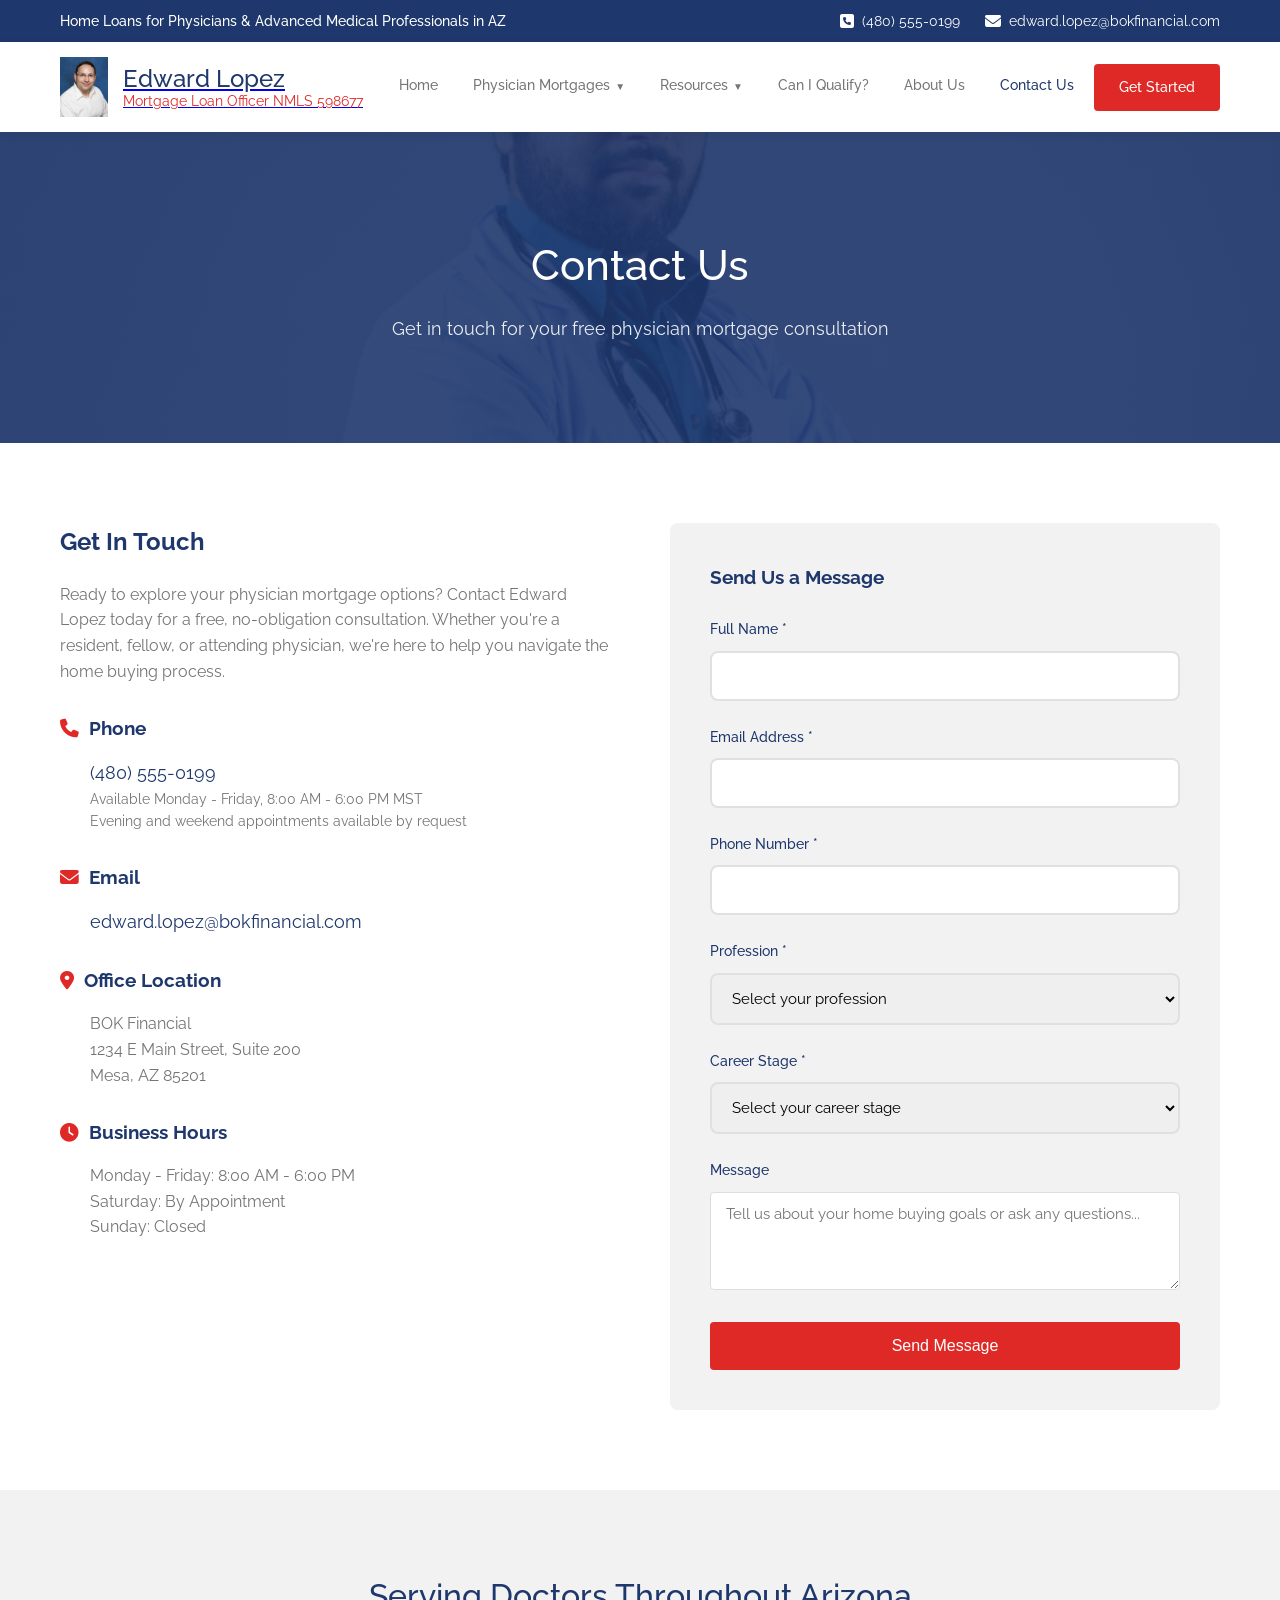
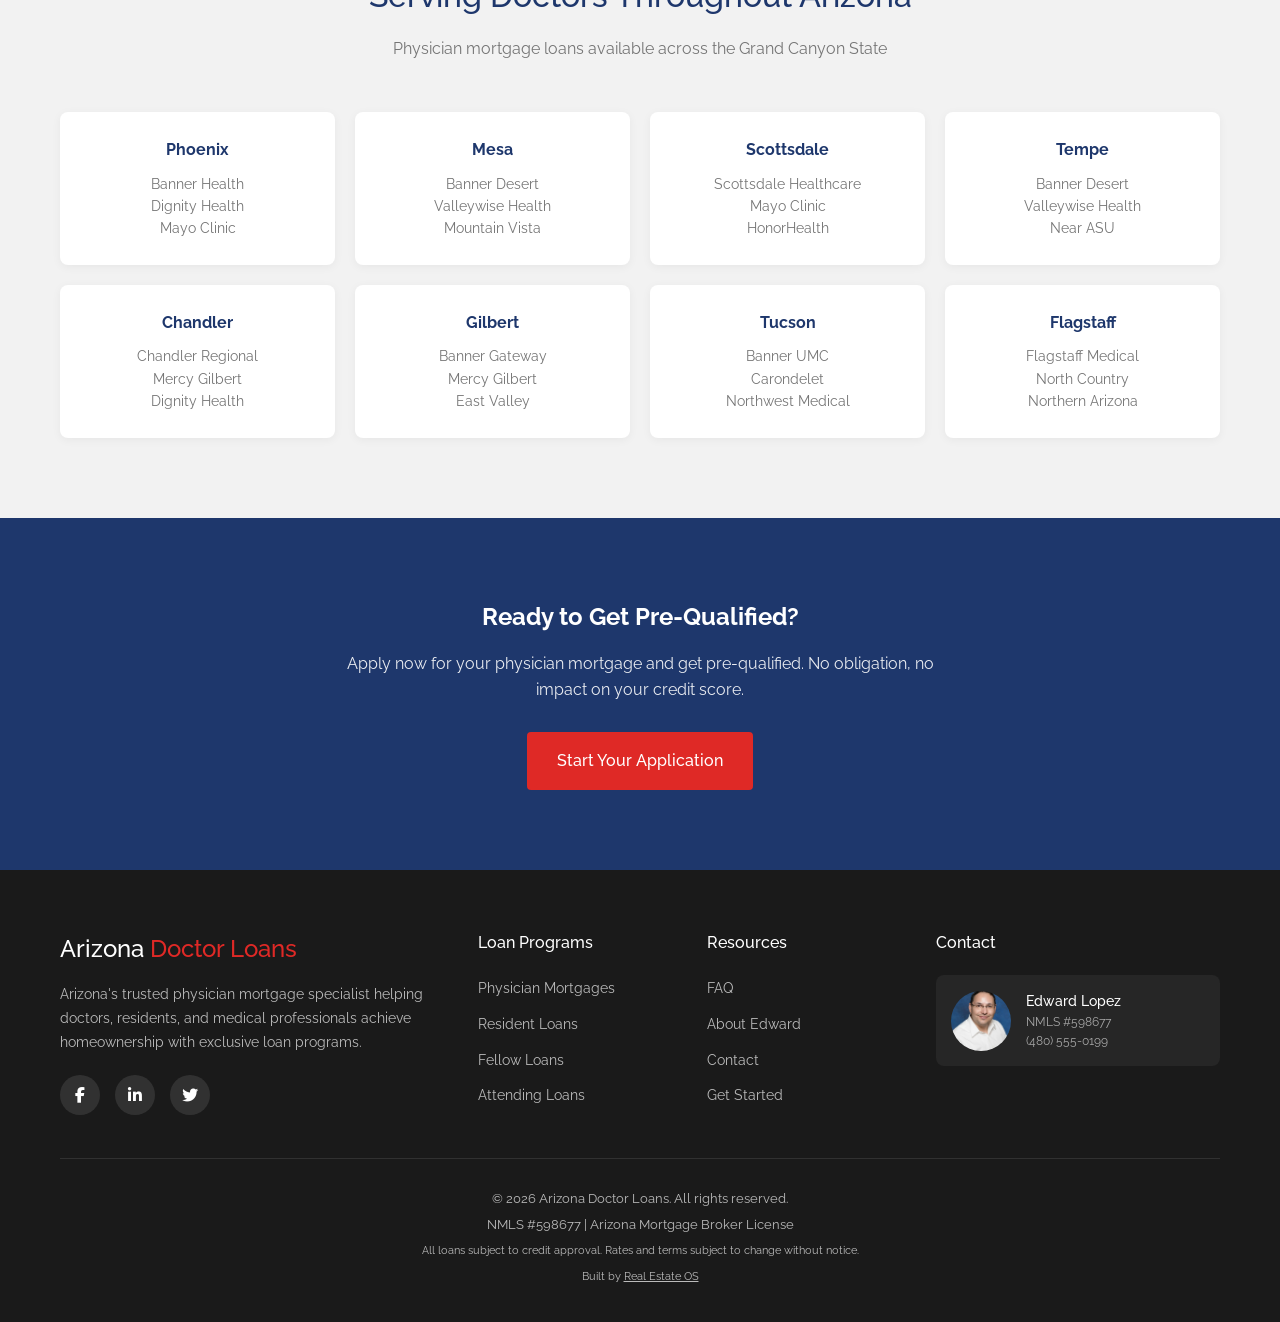
<file: contact-us.html>
<!DOCTYPE html>
<html lang="en-US">
<head>
    <meta charset="UTF-8">
    <meta name="viewport" content="width=device-width, initial-scale=1.0">
    <title>Contact Edward Lopez | Arizona Physician Mortgage Specialist | NMLS 598677</title>
    <meta name="description" content="Contact Edward Lopez NMLS 598677 for physician mortgage loans in Arizona. Call (480) 555-0199 or email edward.lopez@bokfinancial.com for a free consultation.">
    <link rel="stylesheet" href="styles.css">
    <link rel="preconnect" href="https://fonts.googleapis.com">
    <link rel="preconnect" href="https://fonts.gstatic.com" crossorigin>
    <link href="https://fonts.googleapis.com/css2?family=Raleway:wght@300;400;500;600&display=swap" rel="stylesheet">
    <link rel="stylesheet" href="https://cdnjs.cloudflare.com/ajax/libs/font-awesome/6.4.0/css/all.min.css">
</head>
<body>
    <!-- Top Bar -->
    <div class="top-bar">
        <div class="container">
            <div class="top-bar-left">
                Home Loans for Physicians & Advanced Medical Professionals in AZ
            </div>
            <div class="top-bar-right">
                <a href="tel:4805550199"><i class="fas fa-phone-square"></i> (480) 555-0199</a>
                <a href="mailto:edward.lopez@bokfinancial.com"><i class="fas fa-envelope"></i> edward.lopez@bokfinancial.com</a>
            </div>
        </div>
    </div>

    <!-- Main Header -->
    <header class="main-header">
        <div class="container">
            <a href="index.html" class="logo">
                <img src="edward-lopez.jpg" alt="Edward Lopez NMLS 598677">
                <div class="logo-text">
                    Edward Lopez
                    <span>Mortgage Loan Officer NMLS 598677</span>
                </div>
            </a>
            <button class="mobile-menu-toggle" onclick="toggleMenu()">☰</button>
            <nav class="main-nav" id="mainNav">
                <ul>
                    <li><a href="index.html">Home</a></li>
                    <li class="dropdown">
                        <a href="physician-mortgages.html" class="dropdown-toggle">Physician Mortgages</a>
                        <div class="dropdown-menu">
                            <a href="physician-mortgages.html">Resident Mortgages</a>
                            <a href="physician-mortgages.html">Mortgages for Fellows</a>
                            <a href="physician-mortgages.html">Attending Physician Mortgages</a>
                        </div>
                    </li>
                    <li class="dropdown">
                        <a href="#" class="dropdown-toggle">Resources</a>
                        <div class="dropdown-menu">
                            <a href="https://www.bokfinancial.com/resources/calculators/home-loans/how-much-house-can-i-afford" target="_blank">How much home can I afford?</a>
                            <a href="physician-mortgages.html">Frequently Asked Questions</a>
                        </div>
                    </li>
                    <li><a href="prequalify.html">Can I Qualify?</a></li>
                    <li><a href="about-us.html">About Us</a></li>
                    <li><a href="contact-us.html" class="active">Contact Us</a></li>
                    <li><a href="prequalify.html" class="btn-cta">Get Started</a></li>
                </ul>
            </nav>
        </div>
    </header>

    <!-- Page Header -->
    <section class="page-header">
        <div class="container">
            <h1>Contact Us</h1>
            <p>Get in touch for your free physician mortgage consultation</p>
        </div>
    </section>

    <!-- Contact Section -->
    <section class="section">
        <div class="container">
            <div class="two-column">
                <div>
                    <h2 style="color: var(--primary-dark); margin-bottom: 20px;">Get In Touch</h2>
                    <p style="margin-bottom: 30px;">Ready to explore your physician mortgage options? Contact Edward Lopez today for a free, no-obligation consultation. Whether you're a resident, fellow, or attending physician, we're here to help you navigate the home buying process.</p>
                    
                    <div style="margin-bottom: 30px;">
                        <h3 style="color: var(--primary-dark); margin-bottom: 15px;"><i class="fas fa-phone" style="color: var(--accent-red); margin-right: 10px;"></i>Phone</h3>
                        <p style="font-size: 18px; margin-left: 30px;">
                            <a href="tel:4805550199" style="color: var(--primary-dark); text-decoration: none;">(480) 555-0199</a>
                        </p>
                        <p style="font-size: 14px; color: var(--text-gray); margin-left: 30px;">Available Monday - Friday, 8:00 AM - 6:00 PM MST<br>Evening and weekend appointments available by request</p>
                    </div>
                    
                    <div style="margin-bottom: 30px;">
                        <h3 style="color: var(--primary-dark); margin-bottom: 15px;"><i class="fas fa-envelope" style="color: var(--accent-red); margin-right: 10px;"></i>Email</h3>
                        <p style="font-size: 18px; margin-left: 30px;">
                            <a href="mailto:edward.lopez@bokfinancial.com" style="color: var(--primary-dark); text-decoration: none;">edward.lopez@bokfinancial.com</a>
                        </p>
                    </div>
                    
                    <div style="margin-bottom: 30px;">
                        <h3 style="color: var(--primary-dark); margin-bottom: 15px;"><i class="fas fa-map-marker-alt" style="color: var(--accent-red); margin-right: 10px;"></i>Office Location</h3>
                        <p style="margin-left: 30px;">
                            BOK Financial<br>
                            1234 E Main Street, Suite 200<br>
                            Mesa, AZ 85201
                        </p>
                    </div>
                    
                    <div>
                        <h3 style="color: var(--primary-dark); margin-bottom: 15px;"><i class="fas fa-clock" style="color: var(--accent-red); margin-right: 10px;"></i>Business Hours</h3>
                        <p style="margin-left: 30px;">
                            Monday - Friday: 8:00 AM - 6:00 PM<br>
                            Saturday: By Appointment<br>
                            Sunday: Closed
                        </p>
                    </div>
                </div>
                
                <div class="contact-form">
                    <h3 style="color: var(--primary-dark); margin-bottom: 25px;">Send Us a Message</h3>
                    <form action="#" method="POST">
                        <div class="form-group">
                            <label for="name">Full Name *</label>
                            <input type="text" id="name" name="name" required>
                        </div>
                        
                        <div class="form-group">
                            <label for="email">Email Address *</label>
                            <input type="email" id="email" name="email" required>
                        </div>
                        
                        <div class="form-group">
                            <label for="phone">Phone Number *</label>
                            <input type="tel" id="phone" name="phone" required>
                        </div>
                        
                        <div class="form-group">
                            <label for="profession">Profession *</label>
                            <select id="profession" name="profession" required>
                                <option value="">Select your profession</option>
                                <option value="md-do">Medical Doctor (MD/DO)</option>
                                <option value="resident">Medical Resident</option>
                                <option value="fellow">Fellow</option>
                                <option value="dentist">Dentist (DDS/DMD)</option>
                                <option value="podiatrist">Podiatrist (DPM)</option>
                                <option value="optometrist">Optometrist (OD)</option>
                                <option value="veterinarian">Veterinarian (DVM)</option>
                                <option value="other">Other Medical Professional</option>
                            </select>
                        </div>
                        
                        <div class="form-group">
                            <label for="stage">Career Stage *</label>
                            <select id="stage" name="stage" required>
                                <option value="">Select your career stage</option>
                                <option value="resident">Resident</option>
                                <option value="fellow">Fellow</option>
                                <option value="new-attending">New Attending (0-2 years)</option>
                                <option value="established">Established Physician</option>
                            </select>
                        </div>
                        
                        <div class="form-group">
                            <label for="message">Message</label>
                            <textarea id="message" name="message" rows="4" placeholder="Tell us about your home buying goals or ask any questions..."></textarea>
                        </div>
                        
                        <button type="submit" class="btn-submit">Send Message</button>
                    </form>
                </div>
            </div>
        </div>
    </section>

    <!-- Map Section -->
    <section class="section section-light">
        <div class="container">
            <div class="section-title">
                <h2>Serving Doctors Throughout Arizona</h2>
                <p>Physician mortgage loans available across the Grand Canyon State</p>
            </div>
            
            <div style="display: grid; grid-template-columns: repeat(4, 1fr); gap: 20px; text-align: center;">
                <div style="background: white; padding: 25px; border-radius: 8px; box-shadow: 0 2px 10px rgba(0,0,0,0.05);">
                    <h4 style="color: var(--primary-dark); margin-bottom: 10px;">Phoenix</h4>
                    <p style="font-size: 14px;">Banner Health<br>Dignity Health<br>Mayo Clinic</p>
                </div>
                <div style="background: white; padding: 25px; border-radius: 8px; box-shadow: 0 2px 10px rgba(0,0,0,0.05);">
                    <h4 style="color: var(--primary-dark); margin-bottom: 10px;">Mesa</h4>
                    <p style="font-size: 14px;">Banner Desert<br>Valleywise Health<br>Mountain Vista</p>
                </div>
                <div style="background: white; padding: 25px; border-radius: 8px; box-shadow: 0 2px 10px rgba(0,0,0,0.05);">
                    <h4 style="color: var(--primary-dark); margin-bottom: 10px;">Scottsdale</h4>
                    <p style="font-size: 14px;">Scottsdale Healthcare<br>Mayo Clinic<br>HonorHealth</p>
                </div>
                <div style="background: white; padding: 25px; border-radius: 8px; box-shadow: 0 2px 10px rgba(0,0,0,0.05);">
                    <h4 style="color: var(--primary-dark); margin-bottom: 10px;">Tempe</h4>
                    <p style="font-size: 14px;">Banner Desert<br>Valleywise Health<br>Near ASU</p>
                </div>
            </div>
            
            <div style="display: grid; grid-template-columns: repeat(4, 1fr); gap: 20px; text-align: center; margin-top: 20px;">
                <div style="background: white; padding: 25px; border-radius: 8px; box-shadow: 0 2px 10px rgba(0,0,0,0.05);">
                    <h4 style="color: var(--primary-dark); margin-bottom: 10px;">Chandler</h4>
                    <p style="font-size: 14px;">Chandler Regional<br>Mercy Gilbert<br>Dignity Health</p>
                </div>
                <div style="background: white; padding: 25px; border-radius: 8px; box-shadow: 0 2px 10px rgba(0,0,0,0.05);">
                    <h4 style="color: var(--primary-dark); margin-bottom: 10px;">Gilbert</h4>
                    <p style="font-size: 14px;">Banner Gateway<br>Mercy Gilbert<br>East Valley</p>
                </div>
                <div style="background: white; padding: 25px; border-radius: 8px; box-shadow: 0 2px 10px rgba(0,0,0,0.05);">
                    <h4 style="color: var(--primary-dark); margin-bottom: 10px;">Tucson</h4>
                    <p style="font-size: 14px;">Banner UMC<br>Carondelet<br>Northwest Medical</p>
                </div>
                <div style="background: white; padding: 25px; border-radius: 8px; box-shadow: 0 2px 10px rgba(0,0,0,0.05);">
                    <h4 style="color: var(--primary-dark); margin-bottom: 10px;">Flagstaff</h4>
                    <p style="font-size: 14px;">Flagstaff Medical<br>North Country<br>Northern Arizona</p>
                </div>
            </div>
        </div>
    </section>

    <!-- CTA Section -->
    <section class="section section-dark">
        <div class="container" style="text-align: center;">
            <h2 style="color: white; margin-bottom: 15px;">Ready to Get Pre-Qualified?</h2>
            <p style="color: rgba(255,255,255,0.9); margin-bottom: 30px; max-width: 600px; margin-left: auto; margin-right: auto;">Apply now for your physician mortgage and get pre-qualified. No obligation, no impact on your credit score.</p>
            <a href="prequalify.html" class="hero-cta" style="display: inline-flex;">Start Your Application</a>
        </div>
    </section>

    <!-- Footer -->
    <footer class="footer">
        <div class="container">
            <div class="footer-grid">
                <div class="footer-brand">
                    <h3>Arizona <span>Doctor Loans</span></h3>
                    <p>Arizona's trusted physician mortgage specialist helping doctors, residents, and medical professionals achieve homeownership with exclusive loan programs.</p>
                    <div class="footer-social">
                        <a href="#" aria-label="Facebook"><i class="fab fa-facebook-f"></i></a>
                        <a href="#" aria-label="LinkedIn"><i class="fab fa-linkedin-in"></i></a>
                        <a href="#" aria-label="Twitter"><i class="fab fa-twitter"></i></a>
                    </div>
                </div>
                <div class="footer-links">
                    <h4>Loan Programs</h4>
                    <ul>
                        <li><a href="physician-mortgages.html">Physician Mortgages</a></li>
                        <li><a href="physician-mortgages.html">Resident Loans</a></li>
                        <li><a href="physician-mortgages.html">Fellow Loans</a></li>
                        <li><a href="physician-mortgages.html">Attending Loans</a></li>
                    </ul>
                </div>
                <div class="footer-links">
                    <h4>Resources</h4>
                    <ul>
                        <li><a href="physician-mortgages.html">FAQ</a></li>
                        <li><a href="about-us.html">About Edward</a></li>
                        <li><a href="contact-us.html">Contact</a></li>
                        <li><a href="prequalify.html">Get Started</a></li>
                    </ul>
                </div>
                <div class="footer-contact">
                    <h4>Contact</h4>
                    <div class="footer-contact-card">
                        <img src="edward-lopez.jpg" alt="Edward Lopez">
                        <div class="footer-contact-info">
                            <h5>Edward Lopez</h5>
                            <p>NMLS #598677<br>(480) 555-0199</p>
                        </div>
                    </div>
                </div>
            </div>
            <div class="footer-bottom">
                <p>&copy; 2026 Arizona Doctor Loans. All rights reserved.</p>
                <p>NMLS #598677 | Arizona Mortgage Broker License</p>
                <p><small>All loans subject to credit approval. Rates and terms subject to change without notice.</small></p>
                <p><small>Built by <a href="https://realestateos.com" target="_blank" rel="noopener">Real Estate OS</a></small></p>
            </div>
        </div>
    </footer>

    <script>
        function toggleMenu() {
            document.getElementById('mainNav').classList.toggle('active');
        }
        
        document.querySelectorAll('.dropdown-toggle').forEach(toggle => {
            toggle.addEventListener('click', function(e) {
                if (window.innerWidth <= 768) {
                    e.preventDefault();
                    this.parentElement.classList.toggle('active');
                }
            });
        });
    </script>
<script src="main.js"></script>
</body>
</html>
</file>
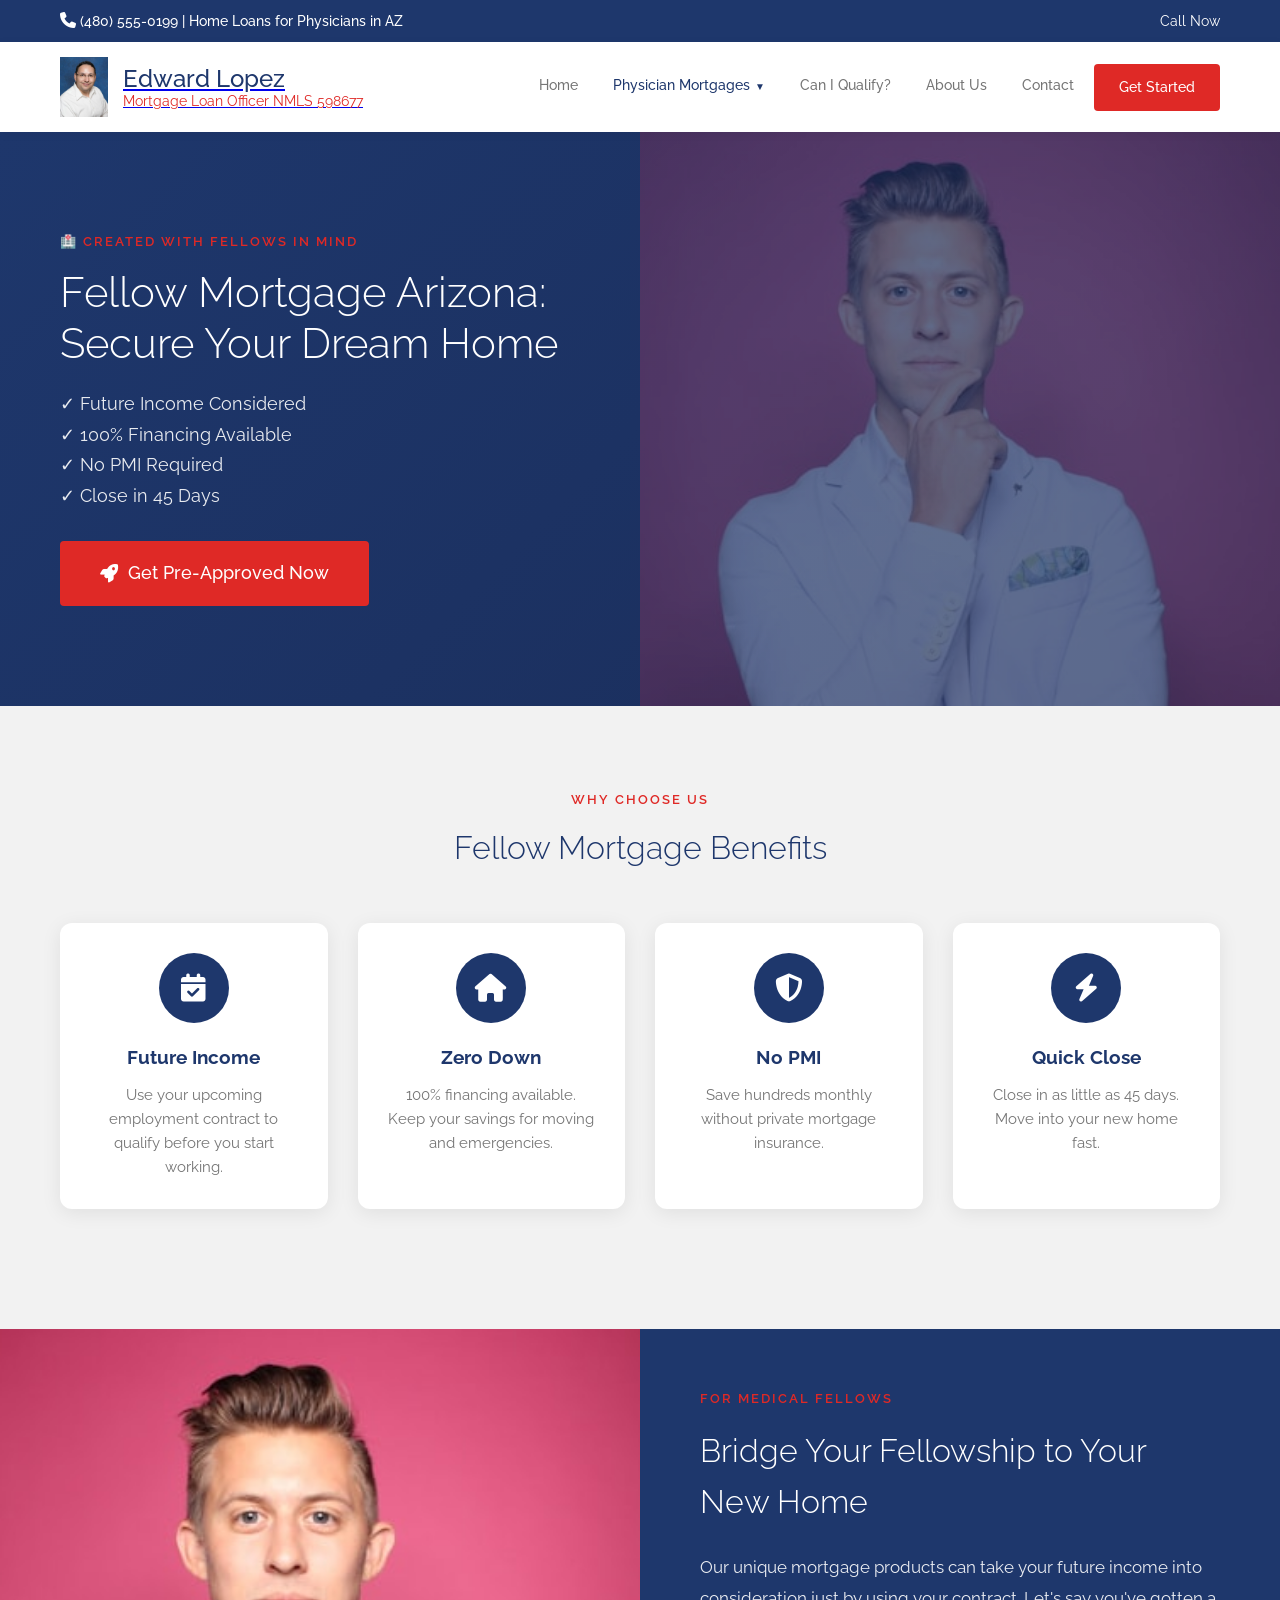
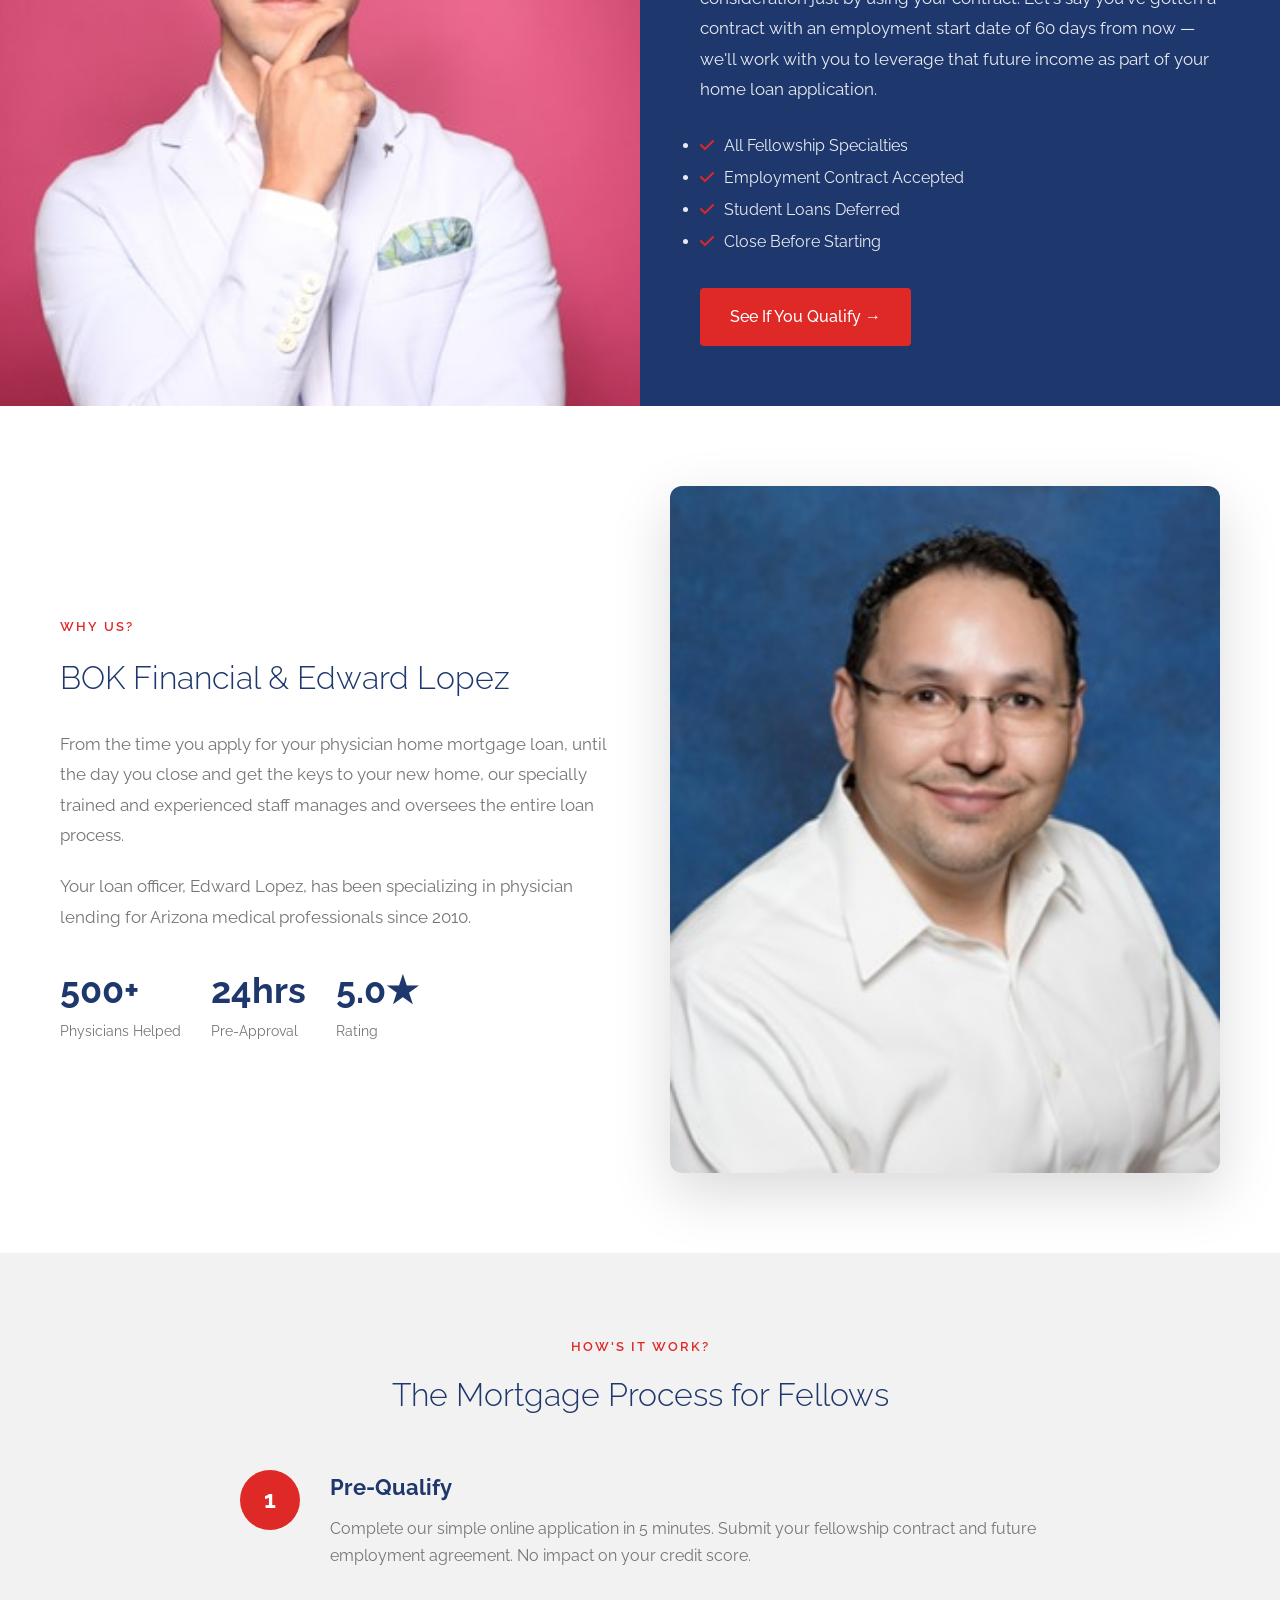
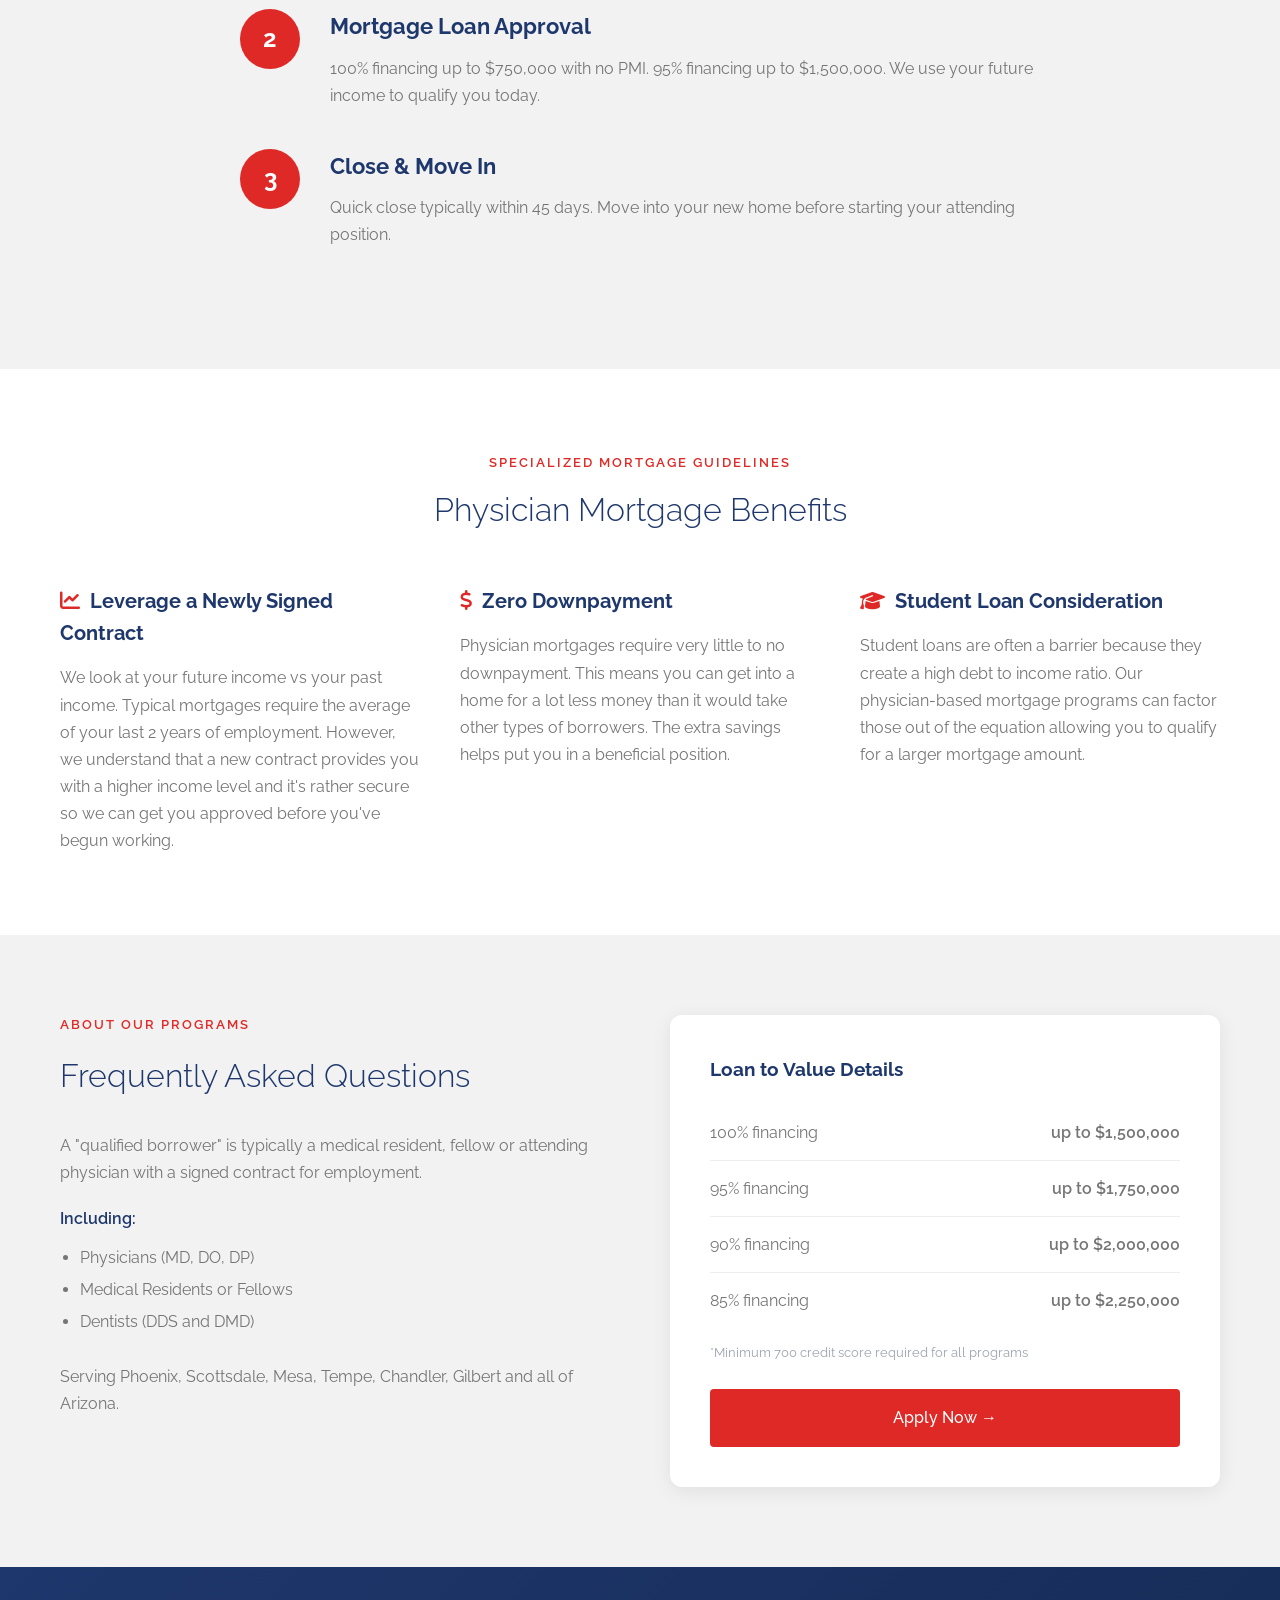
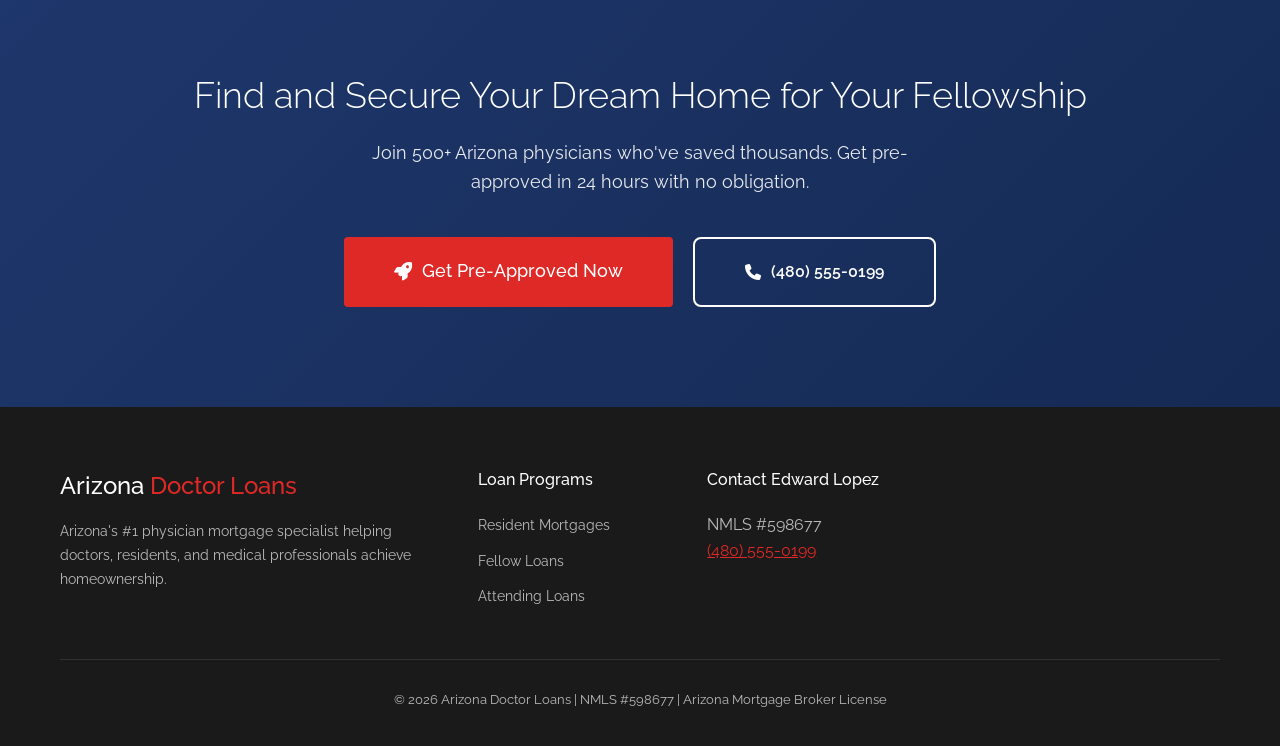
<file: fellow-mortgages.html>
<!DOCTYPE html>
<html lang="en-US">
<head>
    <meta charset="UTF-8">
    <meta name="viewport" content="width=device-width, initial-scale=1.0">
    <title>Fellow Mortgage Arizona | Doctor Home Loan for Medical Fellows | 0% Down</title>
    <meta name="description" content="Physician mortgage loans for medical fellows in Arizona. 0% down, no PMI, qualify with fellowship contract. Edward Lopez NMLS 598677 at BOK Financial.">
    <meta name="keywords" content="fellow mortgage Arizona, medical fellow home loan, doctor mortgage fellowship, physician loan fellow, Arizona fellow doctor loan">
    <link rel="stylesheet" href="styles.css">
    <link rel="preconnect" href="https://fonts.googleapis.com">
    <link rel="preconnect" href="https://fonts.gstatic.com" crossorigin>
    <link href="https://fonts.googleapis.com/css2?family=Raleway:wght@300;400;500;600;700&display=swap" rel="stylesheet">
    <link rel="stylesheet" href="https://cdnjs.cloudflare.com/ajax/libs/font-awesome/6.4.0/css/all.min.css">
    <style>
        .page-hero {
            background: linear-gradient(135deg, var(--primary-dark) 0%, #1a2d5a 100%);
            padding: 100px 0;
            position: relative;
            overflow: hidden;
        }
        .page-hero::before {
            content: '';
            position: absolute;
            top: 0;
            right: 0;
            width: 50%;
            height: 100%;
            background: url('doctor-team.jpg') center/cover;
            opacity: 0.3;
        }
        .page-hero-content {
            position: relative;
            z-index: 1;
            max-width: 600px;
        }
        .benefit-grid {
            display: grid;
            grid-template-columns: repeat(auto-fit, minmax(250px, 1fr));
            gap: 30px;
            margin: 40px 0;
        }
        .benefit-card {
            background: white;
            padding: 30px;
            border-radius: 12px;
            box-shadow: 0 4px 20px rgba(0,0,0,0.08);
            text-align: center;
            transition: transform 0.3s;
        }
        .benefit-card:hover {
            transform: translateY(-5px);
        }
        .benefit-icon {
            width: 70px;
            height: 70px;
            background: var(--primary-dark);
            border-radius: 50%;
            display: flex;
            align-items: center;
            justify-content: center;
            margin: 0 auto 20px;
            color: white;
            font-size: 28px;
        }
        .process-step {
            display: flex;
            gap: 30px;
            margin-bottom: 40px;
            align-items: flex-start;
        }
        .step-number {
            width: 60px;
            height: 60px;
            background: var(--accent-red);
            color: white;
            border-radius: 50%;
            display: flex;
            align-items: center;
            justify-content: center;
            font-size: 24px;
            font-weight: 700;
            flex-shrink: 0;
        }
        .sticky-cta {
            position: fixed;
            bottom: 0;
            left: 0;
            right: 0;
            background: white;
            padding: 15px 20px;
            box-shadow: 0 -4px 20px rgba(0,0,0,0.15);
            display: flex;
            justify-content: center;
            gap: 15px;
            z-index: 1000;
        }
        @media (min-width: 769px) {
            .sticky-cta { display: none; }
        }
    </style>
</head>
<body>
    <!-- Top Bar -->
    <div class="top-bar">
        <div class="container">
            <div class="top-bar-left">
                <i class="fas fa-phone"></i> (480) 555-0199 | Home Loans for Physicians in AZ
            </div>
            <div class="top-bar-right">
                <a href="tel:4805550199">Call Now</a>
            </div>
        </div>
    </div>

    <!-- Main Header -->
    <header class="main-header">
        <div class="container">
            <a href="index.html" class="logo">
                <img src="edward-lopez.jpg" alt="Edward Lopez NMLS 598677">
                <div class="logo-text">
                    Edward Lopez
                    <span>Mortgage Loan Officer NMLS 598677</span>
                </div>
            </a>
            <button class="mobile-menu-toggle" onclick="toggleMenu()">☰</button>
            <nav class="main-nav" id="mainNav">
                <ul>
                    <li><a href="index.html">Home</a></li>
                    <li class="dropdown">
                        <a href="physician-mortgages.html" class="active dropdown-toggle">Physician Mortgages</a>
                        <div class="dropdown-menu">
                            <a href="resident-mortgages.html">Resident Mortgages</a>
                            <a href="fellow-mortgages.html">Mortgages for Fellows</a>
                            <a href="attending-mortgages.html">Attending Physician Mortgages</a>
                        </div>
                    </li>
                    <li><a href="prequalify.html">Can I Qualify?</a></li>
                    <li><a href="about-us.html">About Us</a></li>
                    <li><a href="contact-us.html">Contact</a></li>
                    <li><a href="prequalify.html" class="btn-cta">Get Started</a></li>
                </ul>
            </nav>
        </div>
    </header>

    <!-- Hero Section -->
    <section class="page-hero">
        <div class="container">
            <div class="page-hero-content">
                <span style="color: var(--accent-red); font-size: 13px; font-weight: 600; text-transform: uppercase; letter-spacing: 2px; display: block; margin-bottom: 15px;">🏥 Created with fellows in mind</span>
                <h1 style="color: white; font-size: 42px; font-weight: 300; margin: 0 0 20px; line-height: 1.2;">Fellow Mortgage Arizona:<br>Secure Your Dream Home</h1>
                <p style="color: rgba(255,255,255,0.9); font-size: 18px; line-height: 1.7; margin-bottom: 30px;">✓ Future Income Considered<br>✓ 100% Financing Available<br>✓ No PMI Required<br>✓ Close in 45 Days</p>
                <a href="prequalify.html" class="hero-cta" style="font-size: 18px; padding: 18px 40px;">
                    <i class="fas fa-rocket"></i> Get Pre-Approved Now
                </a>
            </div>
        </div>
    </section>

    <!-- Benefits Section -->
    <section class="section section-light">
        <div class="container">
            <div style="text-align: center; margin-bottom: 50px;">
                <span style="color: var(--accent-red); font-size: 13px; font-weight: 600; text-transform: uppercase; letter-spacing: 2px;">Why Choose Us</span>
                <h2 style="color: var(--primary-dark); font-size: 32px; font-weight: 300; margin-top: 10px;">Fellow Mortgage Benefits</h2>
            </div>
            <div class="benefit-grid">
                <div class="benefit-card">
                    <div class="benefit-icon"><i class="fas fa-calendar-check"></i></div>
                    <h3 style="color: var(--primary-dark); margin-bottom: 10px;">Future Income</h3>
                    <p style="color: var(--text-gray); font-size: 15px;">Use your upcoming employment contract to qualify before you start working.</p>
                </div>
                <div class="benefit-card">
                    <div class="benefit-icon"><i class="fas fa-home"></i></div>
                    <h3 style="color: var(--primary-dark); margin-bottom: 10px;">Zero Down</h3>
                    <p style="color: var(--text-gray); font-size: 15px;">100% financing available. Keep your savings for moving and emergencies.</p>
                </div>
                <div class="benefit-card">
                    <div class="benefit-icon"><i class="fas fa-shield-alt"></i></div>
                    <h3 style="color: var(--primary-dark); margin-bottom: 10px;">No PMI</h3>
                    <p style="color: var(--text-gray); font-size: 15px;">Save hundreds monthly without private mortgage insurance.</p>
                </div>
                <div class="benefit-card">
                    <div class="benefit-icon"><i class="fas fa-bolt"></i></div>
                    <h3 style="color: var(--primary-dark); margin-bottom: 10px;">Quick Close</h3>
                    <p style="color: var(--text-gray); font-size: 15px;">Close in as little as 45 days. Move into your new home fast.</p>
                </div>
            </div>
        </div>
    </section>

    <!-- Image Section -->
    <section class="section" style="padding: 0;">
        <div style="display: grid; grid-template-columns: 1fr 1fr; min-height: 500px;">
            <img src="doctor-team.jpg" alt="Medical Fellows Buying Home in Arizona" style="width: 100%; height: 100%; object-fit: cover;">
            <div style="background: var(--primary-dark); padding: 60px; display: flex; flex-direction: column; justify-content: center;">
                <span style="color: var(--accent-red); font-size: 13px; font-weight: 600; text-transform: uppercase; letter-spacing: 2px; display: block; margin-bottom: 15px;">For Medical Fellows</span>
                <h2 style="color: white; font-size: 32px; font-weight: 300; margin: 0 0 25px;">Bridge Your Fellowship to Your New Home</h2>
                <p style="color: rgba(255,255,255,0.9); font-size: 17px; line-height: 1.8; margin-bottom: 25px;">Our unique mortgage products can take your future income into consideration just by using your contract. Let's say you've gotten a contract with an employment start date of 60 days from now — we'll work with you to leverage that future income as part of your home loan application.</p>
                <ul style="color: rgba(255,255,255,0.9); line-height: 2; margin-bottom: 30px;">
                    <li><i class="fas fa-check" style="color: var(--accent-red); margin-right: 10px;"></i>All Fellowship Specialties</li>
                    <li><i class="fas fa-check" style="color: var(--accent-red); margin-right: 10px;"></i>Employment Contract Accepted</li>
                    <li><i class="fas fa-check" style="color: var(--accent-red); margin-right: 10px;"></i>Student Loans Deferred</li>
                    <li><i class="fas fa-check" style="color: var(--accent-red); margin-right: 10px;"></i>Close Before Starting</li>
                </ul>
                <a href="prequalify.html" class="hero-cta" style="align-self: flex-start;">See If You Qualify →</a>
            </div>
        </div>
    </section>

    <!-- Why Us Section -->
    <section class="section">
        <div class="container">
            <div style="display: grid; grid-template-columns: 1fr 1fr; gap: 60px; align-items: center;">
                <div>
                    <span style="color: var(--accent-red); font-size: 13px; font-weight: 600; text-transform: uppercase; letter-spacing: 2px; display: block; margin-bottom: 15px;">Why Us?</span>
                    <h2 style="color: var(--primary-dark); font-size: 32px; font-weight: 300; margin: 0 0 25px;">BOK Financial & Edward Lopez</h2>
                    <p style="font-size: 17px; line-height: 1.8; color: var(--text-gray); margin-bottom: 20px;">From the time you apply for your physician home mortgage loan, until the day you close and get the keys to your new home, our specially trained and experienced staff manages and oversees the entire loan process.</p>
                    <p style="font-size: 17px; line-height: 1.8; color: var(--text-gray);">Your loan officer, Edward Lopez, has been specializing in physician lending for Arizona medical professionals since 2010.</p>
                    <div style="margin-top: 30px; display: flex; gap: 30px;">
                        <div>
                            <div style="font-size: 36px; font-weight: 700; color: var(--primary-dark);">500+</div>
                            <div style="color: var(--text-gray); font-size: 14px;">Physicians Helped</div>
                        </div>
                        <div>
                            <div style="font-size: 36px; font-weight: 700; color: var(--primary-dark);">24hrs</div>
                            <div style="color: var(--text-gray); font-size: 14px;">Pre-Approval</div>
                        </div>
                        <div>
                            <div style="font-size: 36px; font-weight: 700; color: var(--primary-dark);">5.0★</div>
                            <div style="color: var(--text-gray); font-size: 14px;">Rating</div>
                        </div>
                    </div>
                </div>
                <img src="edward-lopez.jpg" alt="Edward Lopez - Arizona Physician Mortgage Specialist" style="width: 100%; border-radius: 12px; box-shadow: 0 20px 60px rgba(0,0,0,0.15);">
            </div>
        </div>
    </section>

    <!-- How It Works Section -->
    <section class="section section-light">
        <div class="container">
            <div style="text-align: center; margin-bottom: 50px;">
                <span style="color: var(--accent-red); font-size: 13px; font-weight: 600; text-transform: uppercase; letter-spacing: 2px;">How's it work?</span>
                <h2 style="color: var(--primary-dark); font-size: 32px; font-weight: 300; margin-top: 10px;">The Mortgage Process for Fellows</h2>
            </div>
            
            <div style="max-width: 800px; margin: 0 auto;">
                <div class="process-step">
                    <div class="step-number">1</div>
                    <div>
                        <h3 style="color: var(--primary-dark); font-size: 22px; margin: 0 0 10px;">Pre-Qualify</h3>
                        <p style="font-size: 16px; line-height: 1.7; color: var(--text-gray); margin: 0;">Complete our simple online application in 5 minutes. Submit your fellowship contract and future employment agreement. No impact on your credit score.</p>
                    </div>
                </div>
                
                <div class="process-step">
                    <div class="step-number">2</div>
                    <div>
                        <h3 style="color: var(--primary-dark); font-size: 22px; margin: 0 0 10px;">Mortgage Loan Approval</h3>
                        <p style="font-size: 16px; line-height: 1.7; color: var(--text-gray); margin: 0;">100% financing up to $750,000 with no PMI. 95% financing up to $1,500,000. We use your future income to qualify you today.</p>
                    </div>
                </div>
                
                <div class="process-step">
                    <div class="step-number">3</div>
                    <div>
                        <h3 style="color: var(--primary-dark); font-size: 22px; margin: 0 0 10px;">Close & Move In</h3>
                        <p style="font-size: 16px; line-height: 1.7; color: var(--text-gray); margin: 0;">Quick close typically within 45 days. Move into your new home before starting your attending position.</p>
                    </div>
                </div>
            </div>
        </div>
    </section>

    <!-- Benefits Detail Section -->
    <section class="section">
        <div class="container">
            <div style="text-align: center; margin-bottom: 50px;">
                <span style="color: var(--accent-red); font-size: 13px; font-weight: 600; text-transform: uppercase; letter-spacing: 2px;">Specialized Mortgage Guidelines</span>
                <h2 style="color: var(--primary-dark); font-size: 32px; font-weight: 300; margin-top: 10px;">Physician Mortgage Benefits</h2>
            </div>
            <div style="display: grid; grid-template-columns: repeat(auto-fit, minmax(300px, 1fr)); gap: 40px;">
                <div>
                    <h3 style="color: var(--primary-dark); font-size: 20px; margin-bottom: 15px;"><i class="fas fa-chart-line" style="color: var(--accent-red); margin-right: 10px;"></i>Leverage a Newly Signed Contract</h3>
                    <p style="color: var(--text-gray); line-height: 1.7;">We look at your future income vs your past income. Typical mortgages require the average of your last 2 years of employment. However, we understand that a new contract provides you with a higher income level and it's rather secure so we can get you approved before you've begun working.</p>
                </div>
                <div>
                    <h3 style="color: var(--primary-dark); font-size: 20px; margin-bottom: 15px;"><i class="fas fa-dollar-sign" style="color: var(--accent-red); margin-right: 10px;"></i>Zero Downpayment</h3>
                    <p style="color: var(--text-gray); line-height: 1.7;">Physician mortgages require very little to no downpayment. This means you can get into a home for a lot less money than it would take other types of borrowers. The extra savings helps put you in a beneficial position.</p>
                </div>
                <div>
                    <h3 style="color: var(--primary-dark); font-size: 20px; margin-bottom: 15px;"><i class="fas fa-graduation-cap" style="color: var(--accent-red); margin-right: 10px;"></i>Student Loan Consideration</h3>
                    <p style="color: var(--text-gray); line-height: 1.7;">Student loans are often a barrier because they create a high debt to income ratio. Our physician-based mortgage programs can factor those out of the equation allowing you to qualify for a larger mortgage amount.</p>
                </div>
            </div>
        </div>
    </section>

    <!-- FAQ Section -->
    <section class="section section-light" id="faq">
        <div class="container">
            <div style="display: grid; grid-template-columns: 1fr 1fr; gap: 60px;">
                <div>
                    <span style="color: var(--accent-red); font-size: 13px; font-weight: 600; text-transform: uppercase; letter-spacing: 2px; display: block; margin-bottom: 15px;">About Our Programs</span>
                    <h2 style="color: var(--primary-dark); font-size: 32px; font-weight: 300; margin: 0 0 30px;">Frequently Asked Questions</h2>
                    
                    <p style="font-size: 16px; line-height: 1.7; color: var(--text-gray); margin-bottom: 20px;">A "qualified borrower" is typically a medical resident, fellow or attending physician with a signed contract for employment.</p>
                    
                    <p style="font-size: 16px; font-weight: 600; color: var(--primary-dark); margin: 0 0 10px;">Including:</p>
                    <ul style="margin: 0 0 25px 20px; padding: 0; line-height: 2; color: var(--text-gray);">
                        <li>Physicians (MD, DO, DP)</li>
                        <li>Medical Residents or Fellows</li>
                        <li>Dentists (DDS and DMD)</li>
                    </ul>
                    
                    <p style="font-size: 16px; line-height: 1.7; color: var(--text-gray);">Serving Phoenix, Scottsdale, Mesa, Tempe, Chandler, Gilbert and all of Arizona.</p>
                </div>
                <div>
                    <div style="background: white; padding: 40px; border-radius: 12px; box-shadow: 0 4px 20px rgba(0,0,0,0.08);">
                        <h3 style="color: var(--primary-dark); margin-bottom: 20px;">Loan to Value Details</h3>
                        <ul style="margin: 0; padding: 0; list-style: none; line-height: 2.2; color: var(--text-gray);">
                            <li style="display: flex; justify-content: space-between; border-bottom: 1px solid #eee; padding: 10px 0;">
                                <span>100% financing</span>
                                <span style="font-weight: 600;">up to $1,500,000</span>
                            </li>
                            <li style="display: flex; justify-content: space-between; border-bottom: 1px solid #eee; padding: 10px 0;">
                                <span>95% financing</span>
                                <span style="font-weight: 600;">up to $1,750,000</span>
                            </li>
                            <li style="display: flex; justify-content: space-between; border-bottom: 1px solid #eee; padding: 10px 0;">
                                <span>90% financing</span>
                                <span style="font-weight: 600;">up to $2,000,000</span>
                            </li>
                            <li style="display: flex; justify-content: space-between; padding: 10px 0;">
                                <span>85% financing</span>
                                <span style="font-weight: 600;">up to $2,250,000</span>
                            </li>
                        </ul>
                        <p style="font-size: 13px; color: #9ca3af; margin-top: 15px;">*Minimum 700 credit score required for all programs</p>
                        <a href="prequalify.html" class="hero-cta" style="display: block; text-align: center; margin-top: 25px;">Apply Now →</a>
                    </div>
                </div>
            </div>
        </div>
    </section>

    <!-- Final CTA Section -->
    <section class="section section-dark" style="background: linear-gradient(135deg, var(--primary-dark) 0%, #152a54 100%); padding: 100px 0;">
        <div class="container" style="text-align: center;">
            <h2 style="color: white; font-size: 36px; font-weight: 300; margin-bottom: 15px;">Find and Secure Your Dream Home for Your Fellowship</h2>
            <p style="color: rgba(255,255,255,0.9); font-size: 18px; margin-bottom: 40px; max-width: 600px; margin-left: auto; margin-right: auto;">Join 500+ Arizona physicians who've saved thousands. Get pre-approved in 24 hours with no obligation.</p>
            <div style="display: flex; gap: 20px; justify-content: center; flex-wrap: wrap;">
                <a href="prequalify.html" class="hero-cta" style="font-size: 18px; padding: 20px 50px;">
                    <i class="fas fa-rocket"></i> Get Pre-Approved Now
                </a>
                <a href="tel:4805550199" style="background: transparent; color: white; border: 2px solid white; padding: 20px 50px; border-radius: 8px; text-decoration: none; font-weight: 600; display: flex; align-items: center; gap: 10px;">
                    <i class="fas fa-phone"></i> (480) 555-0199
                </a>
            </div>
        </div>
    </section>

    <!-- Footer -->
    <footer class="footer">
        <div class="container">
            <div class="footer-grid">
                <div class="footer-brand">
                    <h3>Arizona <span>Doctor Loans</span></h3>
                    <p>Arizona's #1 physician mortgage specialist helping doctors, residents, and medical professionals achieve homeownership.</p>
                </div>
                <div class="footer-links">
                    <h4>Loan Programs</h4>
                    <ul>
                        <li><a href="resident-mortgages.html">Resident Mortgages</a></li>
                        <li><a href="fellow-mortgages.html">Fellow Loans</a></li>
                        <li><a href="attending-mortgages.html">Attending Loans</a></li>
                    </ul>
                </div>
                <div class="footer-contact">
                    <h4>Contact Edward Lopez</h4>
                    <p>NMLS #598677<br><a href="tel:4805550199" style="color: var(--accent-red);">(480) 555-0199</a></p>
                </div>
            </div>
            <div class="footer-bottom">
                <p>&copy; 2026 Arizona Doctor Loans | NMLS #598677 | Arizona Mortgage Broker License</p>
            </div>
        </div>
    </footer>

    <!-- Mobile Sticky CTA -->
    <div class="sticky-cta">
        <a href="tel:4805550199" style="background: var(--accent-red); color: white; padding: 12px 25px; border-radius: 8px; text-decoration: none; font-weight: 600;">
            <i class="fas fa-phone"></i> Call
        </a>
        <a href="prequalify.html" style="background: var(--primary-dark); color: white; padding: 12px 25px; border-radius: 8px; text-decoration: none; font-weight: 600;">
            Apply Now →
        </a>
    </div>

    <script>
        function toggleMenu() {
            document.getElementById('mainNav').classList.toggle('active');
        }
    </script>
</body>
</html>
</file>
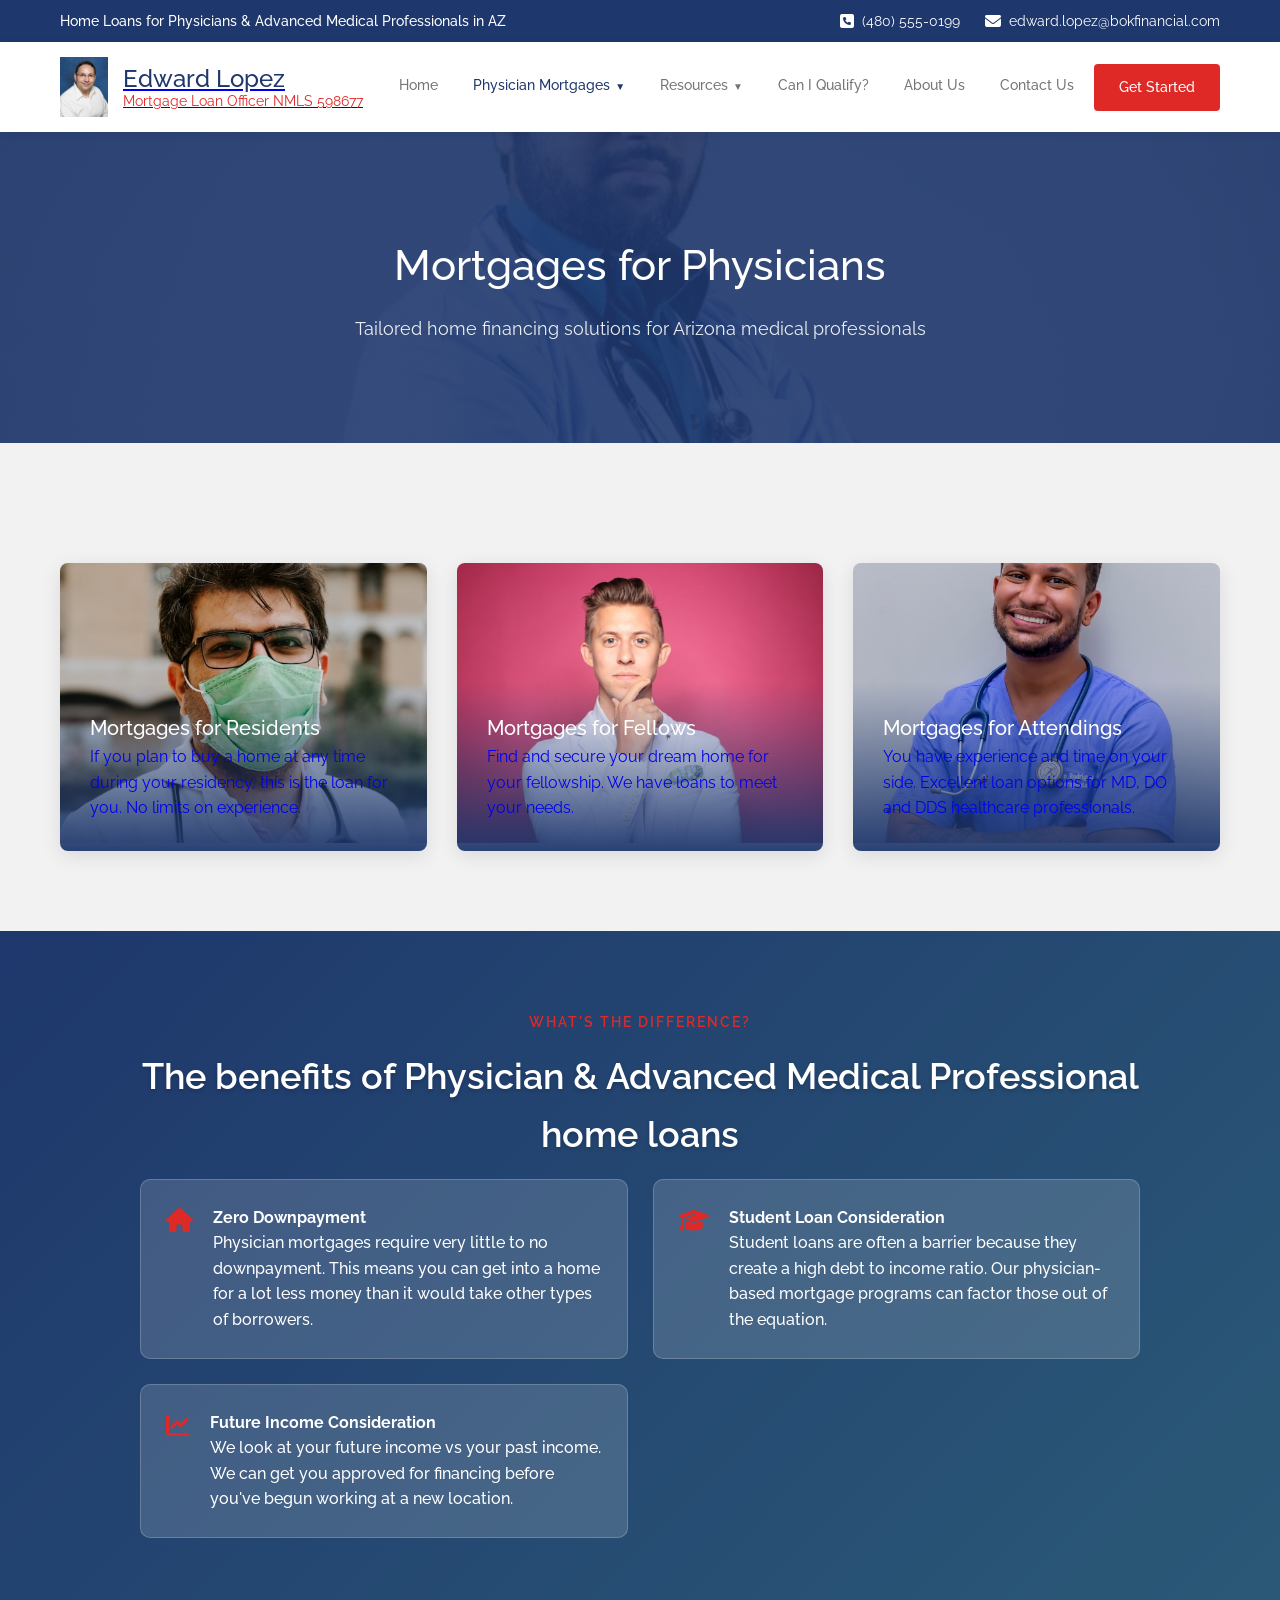
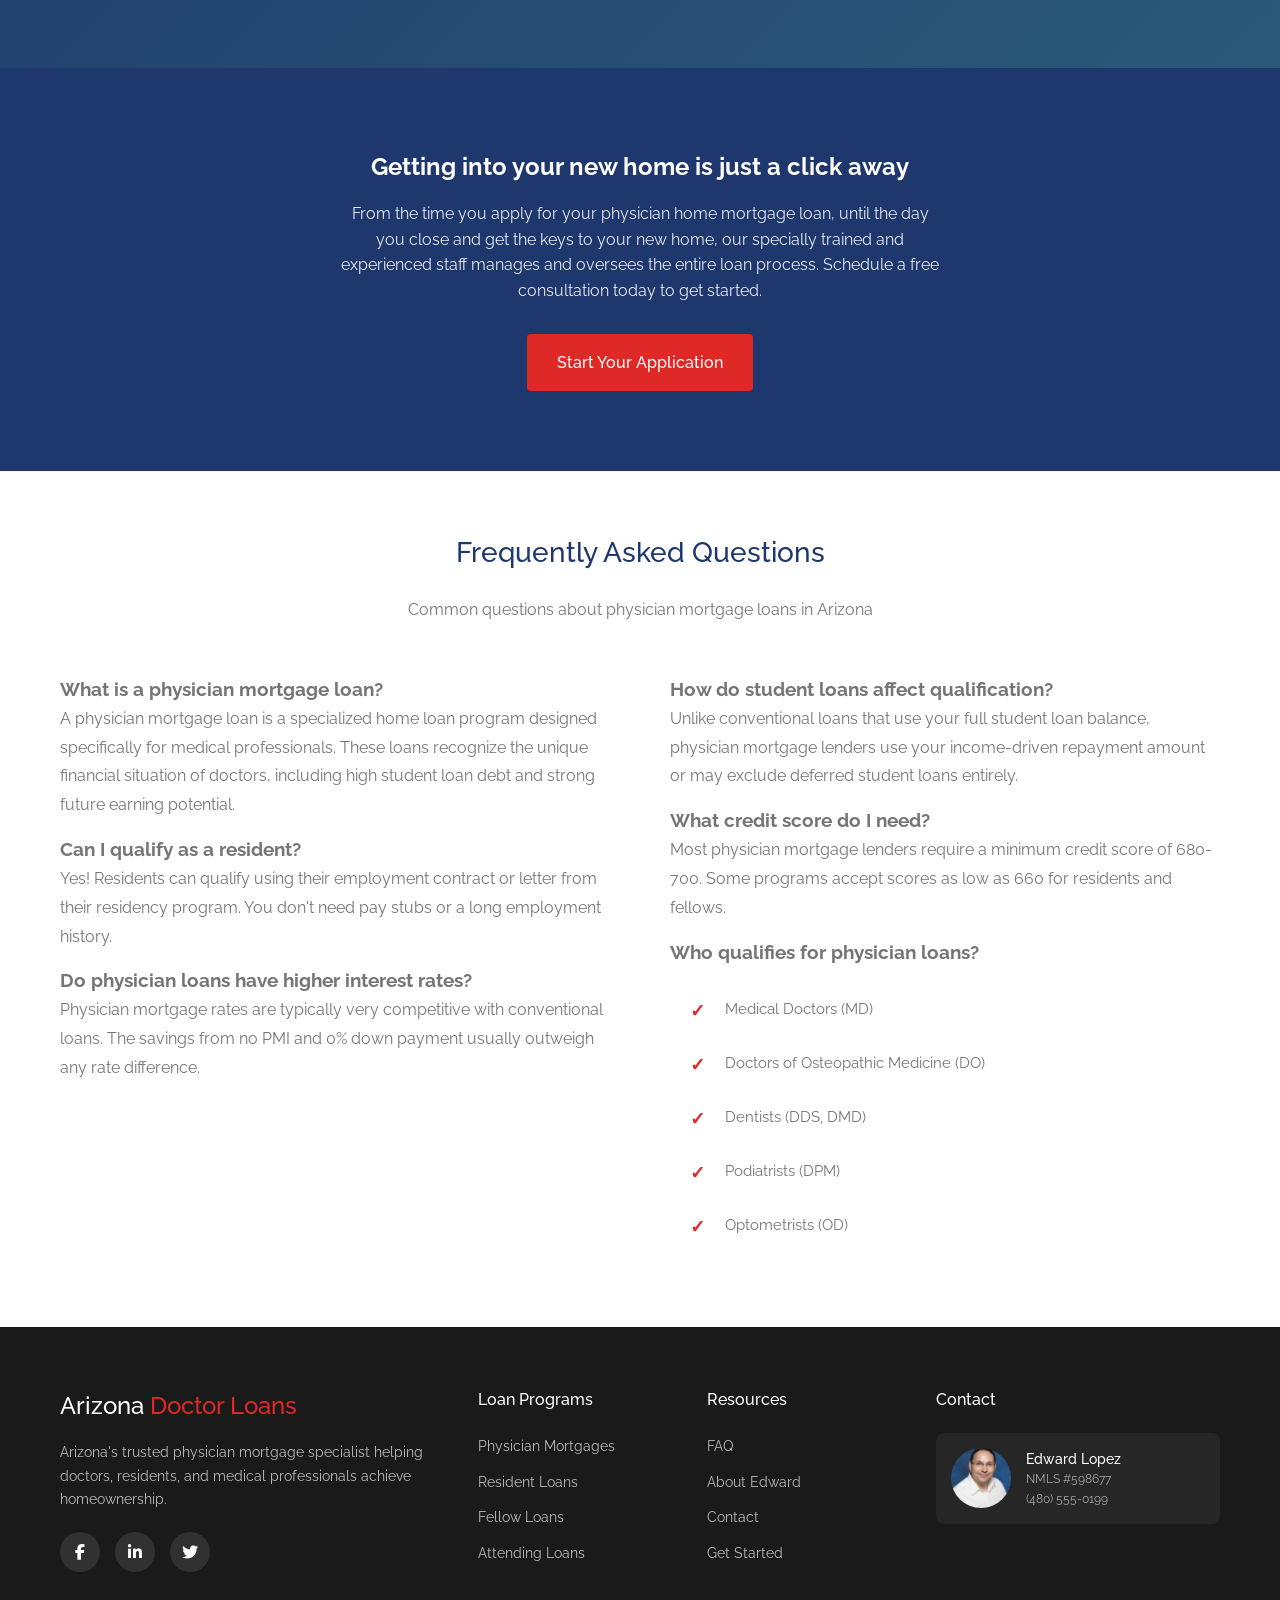
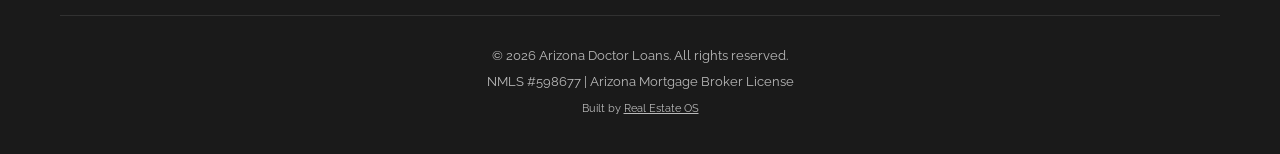
<file: physician-mortgages.html>
<!DOCTYPE html>
<html lang="en-US">
<head>
    <meta charset="UTF-8">
    <meta name="viewport" content="width=device-width, initial-scale=1.0">
    <title>Physician Mortgages Arizona | Doctor Home Loan Programs | Edward Lopez</title>
    <meta name="description" content="Explore physician mortgage loan programs in Arizona. 0% down, no PMI for medical residents, fellows, and attending physicians. Edward Lopez NMLS 598677.">
    <link rel="stylesheet" href="styles.css">
    <link rel="preconnect" href="https://fonts.googleapis.com">
    <link rel="preconnect" href="https://fonts.gstatic.com" crossorigin>
    <link href="https://fonts.googleapis.com/css2?family=Raleway:wght@300;400;500;600&display=swap" rel="stylesheet">
    <link rel="stylesheet" href="https://cdnjs.cloudflare.com/ajax/libs/font-awesome/6.4.0/css/all.min.css">
    <script>
        // Redirect old anchor links to new dedicated pages
        (function() {
            var hash = window.location.hash;
            if (hash === '#residents') {
                window.location.href = 'resident-mortgages.html';
            } else if (hash === '#fellows') {
                window.location.href = 'fellow-mortgages.html';
            } else if (hash === '#attending') {
                window.location.href = 'attending-mortgages.html';
            }
        })();
    </script>
</head>
<body>
    <!-- Top Bar -->
    <div class="top-bar">
        <div class="container">
            <div class="top-bar-left">
                Home Loans for Physicians & Advanced Medical Professionals in AZ
            </div>
            <div class="top-bar-right">
                <a href="tel:4805550199"><i class="fas fa-phone-square"></i> (480) 555-0199</a>
                <a href="mailto:edward.lopez@bokfinancial.com"><i class="fas fa-envelope"></i> edward.lopez@bokfinancial.com</a>
            </div>
        </div>
    </div>

    <!-- Main Header -->
    <header class="main-header">
        <div class="container">
            <a href="index.html" class="logo">
                <img src="edward-lopez.jpg" alt="Edward Lopez NMLS 598677">
                <div class="logo-text">
                    Edward Lopez
                    <span>Mortgage Loan Officer NMLS 598677</span>
                </div>
            </a>
            <button class="mobile-menu-toggle" onclick="toggleMenu()">☰</button>
            <nav class="main-nav" id="mainNav">
                <ul>
                    <li><a href="index.html">Home</a></li>
                    <li class="dropdown">
                        <a href="physician-mortgages.html" class="active dropdown-toggle">Physician Mortgages</a>
                        <div class="dropdown-menu">
                            <a href="resident-mortgages.html">Resident Mortgages</a>
                            <a href="fellow-mortgages.html">Mortgages for Fellows</a>
                            <a href="attending-mortgages.html">Attending Physician Mortgages</a>
                        </div>
                    </li>
                    <li class="dropdown">
                        <a href="#" class="dropdown-toggle">Resources</a>
                        <div class="dropdown-menu">
                            <a href="https://www.bokfinancial.com/resources/calculators/home-loans/how-much-house-can-i-afford" target="_blank">How much home can I afford?</a>
                            <a href="#faq">Frequently Asked Questions</a>
                        </div>
                    </li>
                    <li><a href="prequalify.html">Can I Qualify?</a></li>
                    <li><a href="about-us.html">About Us</a></li>
                    <li><a href="contact-us.html">Contact Us</a></li>
                    <li><a href="prequalify.html" class="btn-cta">Get Started</a></li>
                </ul>
            </nav>
        </div>
    </header>

    <!-- Page Header -->
    <section class="page-header">
        <div class="container">
            <h1>Mortgages for Physicians</h1>
            <p>Tailored home financing solutions for Arizona medical professionals</p>
        </div>
    </section>

    <!-- Loan Type Cards -->
    <section class="section section-light">
        <div class="container">
            <div class="mortgage-cards">
                <a href="resident-mortgages.html" class="mortgage-card">
                    <img src="doctor-resident.jpg" alt="Medical Resident">
                    <div class="mortgage-card-overlay">
                        <h3>Mortgages for Residents</h3>
                        <p>If you plan to buy a home at any time during your residency, this is the loan for you. No limits on experience.</p>
                    </div>
                </a>
                <a href="fellow-mortgages.html" class="mortgage-card">
                    <img src="doctor-team.jpg" alt="Medical Fellows">
                    <div class="mortgage-card-overlay">
                        <h3>Mortgages for Fellows</h3>
                        <p>Find and secure your dream home for your fellowship. We have loans to meet your needs.</p>
                    </div>
                </a>
                <a href="attending-mortgages.html" class="mortgage-card">
                    <img src="doctor-male.jpg" alt="Practicing Physician">
                    <div class="mortgage-card-overlay">
                        <h3>Mortgages for Attendings</h3>
                        <p>You have experience and time on your side. Excellent loan options for MD, DO and DDS healthcare professionals.</p>
                    </div>
                </a>
            </div>
        </div>
    </section>

    <!-- Benefits Section -->
    <section class="learn-more-section">
        <div class="container">
            <div class="learn-more-content">
                <span class="learn-more-prefix">What's the difference?</span>
                <h2>The benefits of Physician & Advanced Medical Professional home loans</h2>
                
                <div class="loan-benefits-grid">
                    <div class="loan-benefit-item">
                        <i class="fas fa-home"></i>
                        <div>
                            <h4>Zero Downpayment</h4>
                            <span>Physician mortgages require very little to no downpayment. This means you can get into a home for a lot less money than it would take other types of borrowers.</span>
                        </div>
                    </div>
                    <div class="loan-benefit-item">
                        <i class="fas fa-graduation-cap"></i>
                        <div>
                            <h4>Student Loan Consideration</h4>
                            <span>Student loans are often a barrier because they create a high debt to income ratio. Our physician-based mortgage programs can factor those out of the equation.</span>
                        </div>
                    </div>
                    <div class="loan-benefit-item">
                        <i class="fas fa-chart-line"></i>
                        <div>
                            <h4>Future Income Consideration</h4>
                            <span>We look at your future income vs your past income. We can get you approved for financing before you've begun working at a new location.</span>
                        </div>
                    </div>
                </div>
            </div>
        </div>
    </section>

    <!-- CTA Section -->
    <section class="section section-dark">
        <div class="container" style="text-align: center;">
            <h2 style="color: white; margin-bottom: 15px;">Getting into your new home is just a click away</h2>
            <p style="color: rgba(255,255,255,0.9); margin-bottom: 30px; max-width: 600px; margin-left: auto; margin-right: auto;">From the time you apply for your physician home mortgage loan, until the day you close and get the keys to your new home, our specially trained and experienced staff manages and oversees the entire loan process. Schedule a free consultation today to get started.</p>
            <a href="prequalify.html" class="hero-cta" style="display: inline-flex;">Start Your Application</a>
        </div>
    </section>

    <!-- FAQ Section -->
    <section class="content-section" id="faq">
        <div class="container">
            <div class="section-title">
                <h2>Frequently Asked Questions</h2>
                <p>Common questions about physician mortgage loans in Arizona</p>
            </div>
            
            <div class="two-column">
                <div>
                    <h3>What is a physician mortgage loan?</h3>
                    <p>A physician mortgage loan is a specialized home loan program designed specifically for medical professionals. These loans recognize the unique financial situation of doctors, including high student loan debt and strong future earning potential.</p>
                    
                    <h3>Can I qualify as a resident?</h3>
                    <p>Yes! Residents can qualify using their employment contract or letter from their residency program. You don't need pay stubs or a long employment history.</p>
                    
                    <h3>Do physician loans have higher interest rates?</h3>
                    <p>Physician mortgage rates are typically very competitive with conventional loans. The savings from no PMI and 0% down payment usually outweigh any rate difference.</p>
                </div>
                <div>
                    <h3>How do student loans affect qualification?</h3>
                    <p>Unlike conventional loans that use your full student loan balance, physician mortgage lenders use your income-driven repayment amount or may exclude deferred student loans entirely.</p>
                    
                    <h3>What credit score do I need?</h3>
                    <p>Most physician mortgage lenders require a minimum credit score of 680-700. Some programs accept scores as low as 660 for residents and fellows.</p>
                    
                    <h3>Who qualifies for physician loans?</h3>
                    <ul class="check-list">
                        <li>Medical Doctors (MD)</li>
                        <li>Doctors of Osteopathic Medicine (DO)</li>
                        <li>Dentists (DDS, DMD)</li>
                        <li>Podiatrists (DPM)</li>
                        <li>Optometrists (OD)</li>
                    </ul>
                </div>
            </div>
        </div>
    </section>

    <!-- Footer -->
    <footer class="footer">
        <div class="container">
            <div class="footer-grid">
                <div class="footer-brand">
                    <h3>Arizona <span>Doctor Loans</span></h3>
                    <p>Arizona's trusted physician mortgage specialist helping doctors, residents, and medical professionals achieve homeownership.</p>
                    <div class="footer-social">
                        <a href="#" aria-label="Facebook"><i class="fab fa-facebook-f"></i></a>
                        <a href="#" aria-label="LinkedIn"><i class="fab fa-linkedin-in"></i></a>
                        <a href="#" aria-label="Twitter"><i class="fab fa-twitter"></i></a>
                    </div>
                </div>
                <div class="footer-links">
                    <h4>Loan Programs</h4>
                    <ul>
                        <li><a href="physician-mortgages.html">Physician Mortgages</a></li>
                        <li><a href="resident-mortgages.html">Resident Loans</a></li>
                        <li><a href="fellow-mortgages.html">Fellow Loans</a></li>
                        <li><a href="attending-mortgages.html">Attending Loans</a></li>
                    </ul>
                </div>
                <div class="footer-links">
                    <h4>Resources</h4>
                    <ul>
                        <li><a href="physician-mortgages.html#faq">FAQ</a></li>
                        <li><a href="about-us.html">About Edward</a></li>
                        <li><a href="contact-us.html">Contact</a></li>
                        <li><a href="prequalify.html">Get Started</a></li>
                    </ul>
                </div>
                <div class="footer-contact">
                    <h4>Contact</h4>
                    <div class="footer-contact-card">
                        <img src="edward-lopez.jpg" alt="Edward Lopez">
                        <div class="footer-contact-info">
                            <h5>Edward Lopez</h5>
                            <p>NMLS #598677<br>(480) 555-0199</p>
                        </div>
                    </div>
                </div>
            </div>
            <div class="footer-bottom">
                <p>&copy; 2026 Arizona Doctor Loans. All rights reserved.</p>
                <p>NMLS #598677 | Arizona Mortgage Broker License</p>
                <p><small>Built by <a href="https://realestateos.com" target="_blank" rel="noopener">Real Estate OS</a></small></p>
            </div>
        </div>
    </footer>

    <script>
        function toggleMenu() {
            document.getElementById('mainNav').classList.toggle('active');
        }
        
        document.querySelectorAll('.dropdown-toggle').forEach(toggle => {
            toggle.addEventListener('click', function(e) {
                if (window.innerWidth <= 768) {
                    e.preventDefault();
                    this.parentElement.classList.toggle('active');
                }
            });
        });
    </script>
<script src="main.js"></script>
</body>
</html>
</file>
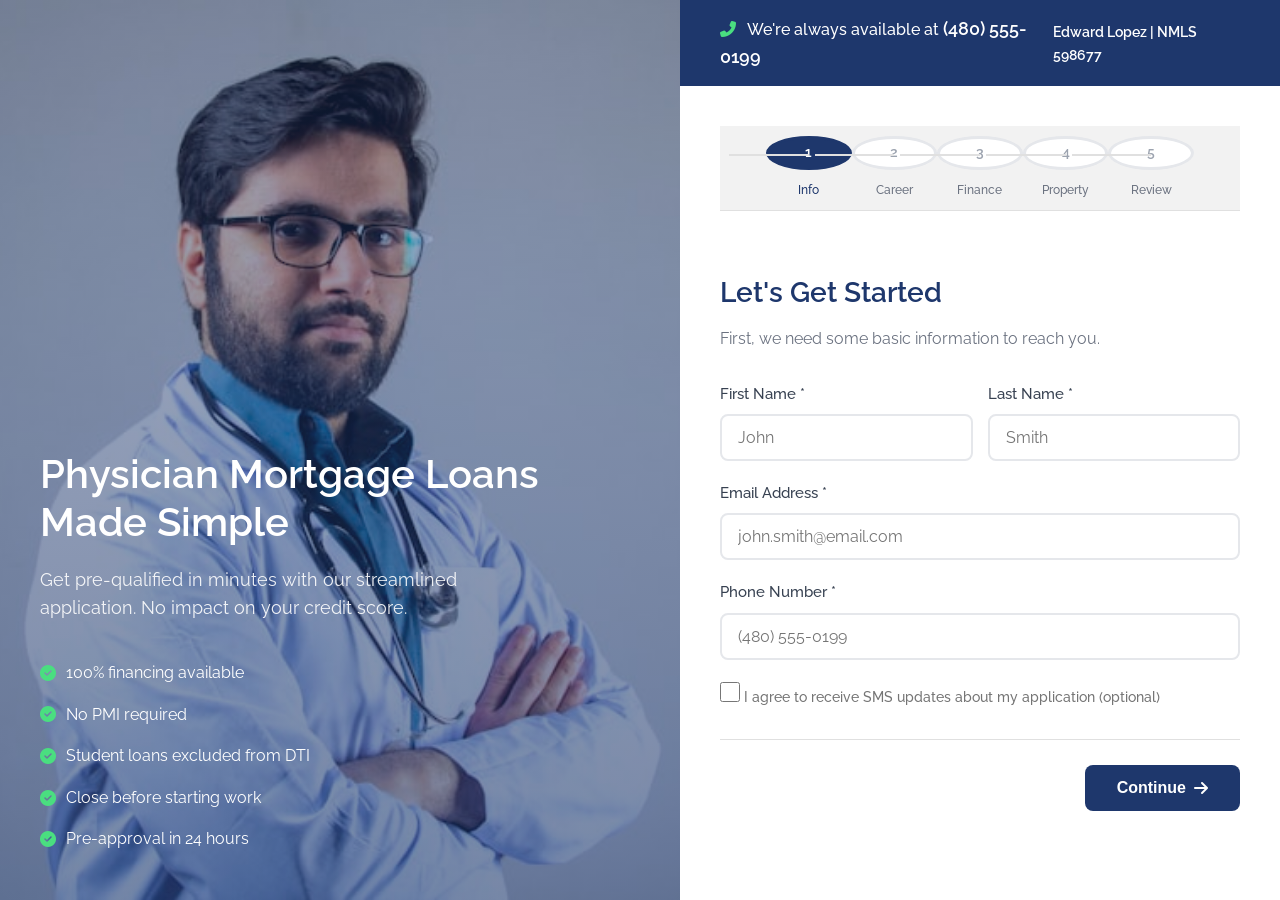
<file: prequalify.html>
<!DOCTYPE html>
<html lang="en-US">
<head>
    <meta charset="UTF-8">
    <meta name="viewport" content="width=device-width, initial-scale=1.0">
    <title>Get Pre-Approved | Physician Mortgage Arizona | Apply Online - Edward Lopez</title>
    <meta name="description" content="Apply online for a physician mortgage in Arizona. Get pre-approved in 24 hours. 100% financing, no PMI for doctors, residents & fellows. Edward Lopez NMLS 598677.">
    <meta name="keywords" content="physician mortgage application, doctor loan pre-approval, physician mortgage pre-qualify, Arizona doctor loan apply, medical resident mortgage application">
    
    <!-- Open Graph -->
    <meta property="og:title" content="Get Pre-Approved | Physician Mortgage Application">
    <meta property="og:description" content="Apply online in 5 minutes. Get pre-approved for a physician mortgage in Arizona with 0% down, no PMI.">
    <meta property="og:type" content="website">
    <meta property="og:url" content="https://arizonadoctorloans.com/prequalify.html">
    
    <!-- Canonical -->
    <link rel="canonical" href="https://arizonadoctorloans.com/prequalify.html">
    
    <!-- Google Ads Conversion Tracking -->
    <script async src="https://www.googletagmanager.com/gtag/js?id=AW-CONVERSION_ID"></script>
    <script>
        window.dataLayer = window.dataLayer || [];
        function gtag(){dataLayer.push(arguments);}
        gtag('js', new Date());
        gtag('config', 'AW-CONVERSION_ID');
        
        // Conversion tracking for form start
        gtag('event', 'conversion', {
            'send_to': 'AW-CONVERSION_ID/FORM_START',
            'value': 1.0,
            'currency': 'USD'
        });
    </script>
    
    <link rel="stylesheet" href="styles.css">
    <link rel="preconnect" href="https://fonts.googleapis.com">
    <link rel="preconnect" href="https://fonts.gstatic.com" crossorigin>
    <link href="https://fonts.googleapis.com/css2?family=Raleway:wght@300;400;500;600;700&display=swap" rel="stylesheet">
    <link rel="stylesheet" href="https://cdnjs.cloudflare.com/ajax/libs/font-awesome/6.4.0/css/all.min.css">
    <style>
        * {
            margin: 0;
            padding: 0;
            box-sizing: border-box;
        }
        
        body {
            font-family: 'Raleway', sans-serif;
            overflow: hidden;
        }
        
        /* Full Screen Split Layout */
        .prequal-container {
            display: flex;
            height: 100vh;
            width: 100vw;
        }
        
        /* Left Side - Image */
        .prequal-left {
            flex: 1;
            background: linear-gradient(rgba(30, 55, 108, 0.4), rgba(30, 55, 108, 0.6)), url('doctor-hero.jpg');
            background-size: cover;
            background-position: center;
            display: flex;
            flex-direction: column;
            justify-content: flex-end;
            padding: 40px;
            position: relative;
        }
        
        .prequal-left-content {
            color: white;
            max-width: 500px;
        }
        
        .prequal-left-content h2 {
            font-size: 2.5rem;
            font-weight: 600;
            margin-bottom: 20px;
            line-height: 1.2;
        }
        
        .prequal-left-content p {
            font-size: 1.1rem;
            line-height: 1.6;
            opacity: 0.9;
        }
        
        .prequal-features {
            margin-top: 30px;
            list-style: none;
        }
        
        .prequal-features li {
            padding: 8px 0;
            font-size: 1rem;
            display: flex;
            align-items: center;
            gap: 10px;
        }
        
        .prequal-features li i {
            color: #4ade80;
        }
        
        /* Right Side - Form */
        .prequal-right {
            flex: 1;
            display: flex;
            flex-direction: column;
            background: #ffffff;
        }
        
        /* Top Bar with Phone */
        .prequal-top-bar {
            background: #1e376c;
            color: white;
            padding: 15px 40px;
            display: flex;
            justify-content: space-between;
            align-items: center;
        }
        
        .prequal-phone {
            font-size: 1rem;
            font-weight: 500;
        }
        
        .prequal-phone a {
            color: white;
            text-decoration: none;
            font-weight: 600;
            font-size: 1.1rem;
        }
        
        .prequal-phone i {
            margin-right: 8px;
            color: #4ade80;
        }
        
        .prequal-logo-small {
            font-weight: 600;
            font-size: 0.9rem;
        }
        
        /* Form Area */
        .prequal-form-area {
            flex: 1;
            padding: 40px;
            overflow-y: auto;
            display: flex;
            flex-direction: column;
        }
        
        /* Stepper */
        .stepper-header {
            margin-bottom: 60px;
            padding-top: 10px;
        }
        
        .stepper-progress {
            display: flex;
            justify-content: space-between;
            align-items: flex-start;
            position: relative;
            padding: 0 16px;
        }
        
        .stepper-progress::before {
            content: '';
            position: absolute;
            top: 16px;
            left: 32px;
            right: 32px;
            height: 3px;
            background: #e5e7eb;
            z-index: 0;
        }
        
        .stepper-progress-bar {
            position: absolute;
            top: 16px;
            left: 32px;
            height: 3px;
            background: #1e376c;
            transition: width 0.3s ease;
            z-index: 1;
        }
        
        .step-dot {
            width: 34px;
            height: 34px;
            border-radius: 50%;
            background: white;
            border: 3px solid #e5e7eb;
            display: flex;
            align-items: center;
            justify-content: center;
            font-size: 0.85rem;
            font-weight: 600;
            color: #9ca3af;
            position: relative;
            z-index: 2;
            transition: all 0.3s ease;
            flex-shrink: 0;
        }
        
        .step-dot.active {
            border-color: #1e376c;
            background: #1e376c;
            color: white;
        }
        
        .step-dot.completed {
            border-color: #4ade80;
            background: #4ade80;
            color: white;
        }
        
        .step-label {
            position: absolute;
            top: 42px;
            left: 50%;
            transform: translateX(-50%);
            font-size: 0.75rem;
            color: #6b7280;
            white-space: nowrap;
            text-align: center;
            width: 60px;
        }
        
        /* Form Steps */
        .form-step {
            display: none;
            animation: fadeIn 0.3s ease;
        }
        
        .form-step.active {
            display: block;
        }
        
        @keyframes fadeIn {
            from { opacity: 0; transform: translateY(10px); }
            to { opacity: 1; transform: translateY(0); }
        }
        
        .step-title {
            font-size: 1.75rem;
            color: #1e376c;
            margin-bottom: 10px;
            font-weight: 600;
        }
        
        .step-subtitle {
            color: #6b7280;
            margin-bottom: 30px;
            font-size: 1rem;
        }
        
        /* Form Elements */
        .form-group {
            margin-bottom: 20px;
        }
        
        .form-group label {
            display: block;
            margin-bottom: 8px;
            color: #374151;
            font-weight: 500;
            font-size: 0.95rem;
        }
        
        .form-group input[type="text"],
        .form-group input[type="email"],
        .form-group input[type="tel"],
        .form-group select {
            width: 100%;
            padding: 12px 16px;
            border: 2px solid #e5e7eb;
            border-radius: 8px;
            font-size: 1rem;
            font-family: inherit;
            transition: border-color 0.2s;
        }
        
        .form-group input:focus,
        .form-group select:focus {
            outline: none;
            border-color: #1e376c;
        }
        
        .form-row {
            display: grid;
            grid-template-columns: 1fr 1fr;
            gap: 15px;
        }
        
        /* Radio Cards */
        .radio-group {
            display: grid;
            grid-template-columns: repeat(2, 1fr);
            gap: 12px;
        }
        
        .radio-card {
            position: relative;
            cursor: pointer;
        }
        
        .radio-card input {
            position: absolute;
            opacity: 0;
        }
        
        .radio-content {
            display: flex;
            flex-direction: column;
            align-items: center;
            padding: 20px 15px;
            border: 2px solid #e5e7eb;
            border-radius: 10px;
            text-align: center;
            transition: all 0.2s;
        }
        
        .radio-card input:checked + .radio-content {
            border-color: #1e376c;
            background: #f0f7ff;
        }
        
        .radio-content i {
            font-size: 1.5rem;
            color: #1e376c;
            margin-bottom: 8px;
        }
        
        .radio-content strong {
            font-size: 1rem;
            color: #1f2937;
        }
        
        .radio-content span {
            font-size: 0.8rem;
            color: #6b7280;
        }
        
        /* Income Cards */
        .income-options {
            display: grid;
            grid-template-columns: repeat(3, 1fr);
            gap: 10px;
        }
        
        .income-card {
            position: relative;
            cursor: pointer;
        }
        
        .income-card input {
            position: absolute;
            opacity: 0;
        }
        
        .income-card span {
            display: block;
            padding: 15px 10px;
            border: 2px solid #e5e7eb;
            border-radius: 8px;
            text-align: center;
            font-size: 0.9rem;
            font-weight: 500;
            color: #4b5563;
            transition: all 0.2s;
        }
        
        .income-card input:checked + span {
            border-color: #1e376c;
            background: #1e376c;
            color: white;
        }
        
        /* Purpose Cards */
        .purpose-cards {
            display: grid;
            grid-template-columns: 1fr 1fr;
            gap: 15px;
        }
        
        .purpose-card {
            position: relative;
            cursor: pointer;
        }
        
        .purpose-card input {
            position: absolute;
            opacity: 0;
        }
        
        .purpose-content {
            display: flex;
            flex-direction: column;
            align-items: center;
            padding: 25px 20px;
            border: 2px solid #e5e7eb;
            border-radius: 10px;
            text-align: center;
            transition: all 0.2s;
        }
        
        .purpose-card input:checked + .purpose-content {
            border-color: #1e376c;
            background: #f0f7ff;
        }
        
        .purpose-content i {
            font-size: 2rem;
            color: #1e376c;
            margin-bottom: 10px;
        }
        
        .purpose-content strong {
            font-size: 1.1rem;
            color: #1f2937;
            margin-bottom: 5px;
        }
        
        .purpose-content span {
            font-size: 0.85rem;
            color: #6b7280;
        }
        
        /* Buttons */
        .step-actions {
            margin-top: 30px;
            display: flex;
            justify-content: flex-end;
        }
        
        .btn-next {
            background: #1e376c;
            color: white;
            border: none;
            padding: 14px 32px;
            border-radius: 8px;
            font-size: 1rem;
            font-weight: 600;
            cursor: pointer;
            display: flex;
            align-items: center;
            gap: 8px;
            transition: all 0.2s;
        }
        
        .btn-next:hover {
            background: #152a54;
            transform: translateY(-1px);
        }
        
        .btn-submit-final {
            background: #16a34a;
            color: white;
            border: none;
            padding: 16px 40px;
            border-radius: 8px;
            font-size: 1.1rem;
            font-weight: 600;
            cursor: pointer;
            display: flex;
            align-items: center;
            gap: 10px;
            transition: all 0.2s;
        }
        
        .btn-submit-final:hover {
            background: #15803d;
            transform: translateY(-1px);
        }
        
        /* Checkbox */
        .checkbox-label {
            display: flex;
            align-items: flex-start;
            gap: 10px;
            cursor: pointer;
            font-size: 0.9rem;
            color: #4b5563;
        }
        
        .checkbox-label input {
            margin-top: 3px;
        }
        
        /* Review Section */
        .review-section {
            background: #f9fafb;
            border-radius: 10px;
            padding: 25px;
            margin-bottom: 20px;
        }
        
        .review-group {
            margin-bottom: 20px;
        }
        
        .review-group h4 {
            color: #1e376c;
            font-size: 1rem;
            margin-bottom: 12px;
            display: flex;
            align-items: center;
            gap: 8px;
        }
        
        .review-item {
            display: flex;
            justify-content: space-between;
            align-items: center;
            padding: 10px 0;
            border-bottom: 1px solid #e5e7eb;
        }
        
        .review-item:last-child {
            border-bottom: none;
        }
        
        .review-label {
            color: #6b7280;
            font-size: 0.9rem;
        }
        
        .review-value {
            color: #1f2937;
            font-weight: 500;
        }
        
        /* Success Message */
        .success-message {
            display: none;
            text-align: center;
            padding: 40px 20px;
        }
        
        .success-message.active {
            display: block;
            animation: fadeIn 0.5s ease;
        }
        
        .success-icon {
            width: 80px;
            height: 80px;
            background: #4ade80;
            border-radius: 50%;
            display: flex;
            align-items: center;
            justify-content: center;
            margin: 0 auto 20px;
        }
        
        .success-icon i {
            font-size: 2.5rem;
            color: white;
        }
        
        .success-message h2 {
            color: #1e376c;
            font-size: 2rem;
            margin-bottom: 10px;
        }
        
        .success-message > p {
            color: #6b7280;
            margin-bottom: 30px;
        }
        
        .success-details {
            background: #f0f7ff;
            border-radius: 10px;
            padding: 20px;
            margin-bottom: 30px;
            text-align: left;
        }
        
        .success-item {
            display: flex;
            align-items: center;
            gap: 12px;
            padding: 10px 0;
            color: #374151;
        }
        
        .success-item i {
            color: #1e376c;
            width: 20px;
        }
        
        .success-cta {
            display: flex;
            gap: 15px;
            justify-content: center;
        }
        
        .btn-call-now {
            background: #1e376c;
            color: white;
            padding: 14px 28px;
            border-radius: 8px;
            text-decoration: none;
            font-weight: 600;
            display: flex;
            align-items: center;
            gap: 8px;
        }
        
        .btn-back-home {
            background: #e5e7eb;
            color: #374151;
            padding: 14px 28px;
            border-radius: 8px;
            text-decoration: none;
            font-weight: 600;
            display: flex;
            align-items: center;
            gap: 8px;
        }
        
        /* Responsive */
        @media (max-width: 968px) {
            .prequal-left {
                display: none;
            }
            
            .prequal-right {
                flex: 1;
            }
        }
        
        @media (max-width: 640px) {
            .stepper-header {
                padding: 10px 5px 0;
                margin-bottom: 50px;
            }
            
            .stepper-progress {
                padding: 0 10px;
            }
            
            .stepper-progress::before {
                left: 20px;
                right: 20px;
                top: 14px;
            }
            
            .stepper-progress-bar {
                left: 20px;
                top: 14px;
            }
            
            .step-dot {
                width: 28px;
                height: 28px;
                font-size: 0.75rem;
                border-width: 2px;
            }
            
            .step-label {
                font-size: 0.65rem;
                top: 36px;
                width: 50px;
            }
        }
    </style>
</head>
<body>
    <div class="prequal-container">
        <!-- Left Side - Image & Info -->
        <div class="prequal-left">
            <div class="prequal-left-content">
                <h2>Physician Mortgage Loans Made Simple</h2>
                <p>Get pre-qualified in minutes with our streamlined application. No impact on your credit score.</p>
                
                <ul class="prequal-features">
                    <li><i class="fas fa-check-circle"></i> 100% financing available</li>
                    <li><i class="fas fa-check-circle"></i> No PMI required</li>
                    <li><i class="fas fa-check-circle"></i> Student loans excluded from DTI</li>
                    <li><i class="fas fa-check-circle"></i> Close before starting work</li>
                    <li><i class="fas fa-check-circle"></i> Pre-approval in 24 hours</li>
                </ul>
            </div>
        </div>
        
        <!-- Right Side - Form -->
        <div class="prequal-right">
            <!-- Top Bar -->
            <div class="prequal-top-bar">
                <div class="prequal-phone">
                    <i class="fas fa-phone-alt"></i>
                    We're always available at <a href="tel:4805550199">(480) 555-0199</a>
                </div>
                <div class="prequal-logo-small">
                    Edward Lopez | NMLS 598677
                </div>
            </div>
            
            <!-- Form Area -->
            <div class="prequal-form-area">
                <!-- Stepper -->
                <div class="stepper-header">
                    <div class="stepper-progress">
                        <div class="stepper-progress-bar" id="progressBar" style="width: 0%"></div>
                        <div class="step-dot active" data-step="1">
                            <span>1</span>
                            <span class="step-label">Info</span>
                        </div>
                        <div class="step-dot" data-step="2">
                            <span>2</span>
                            <span class="step-label">Career</span>
                        </div>
                        <div class="step-dot" data-step="3">
                            <span>3</span>
                            <span class="step-label">Finance</span>
                        </div>
                        <div class="step-dot" data-step="4">
                            <span>4</span>
                            <span class="step-label">Property</span>
                        </div>
                        <div class="step-dot" data-step="5">
                            <span>5</span>
                            <span class="step-label">Review</span>
                        </div>
                    </div>
                </div>
                
                <!-- Form -->
                <form id="prequalForm">
                    <!-- Step 1: Basic Info -->
                    <div class="form-step active" data-step="1">
                        <h2 class="step-title">Let's Get Started</h2>
                        <p class="step-subtitle">First, we need some basic information to reach you.</p>
                        
                        <div class="form-row">
                            <div class="form-group">
                                <label for="firstName">First Name *</label>
                                <input type="text" id="firstName" name="firstName" placeholder="John" required>
                            </div>
                            <div class="form-group">
                                <label for="lastName">Last Name *</label>
                                <input type="text" id="lastName" name="lastName" placeholder="Smith" required>
                            </div>
                        </div>
                        
                        <div class="form-group">
                            <label for="email">Email Address *</label>
                            <input type="email" id="email" name="email" placeholder="john.smith@email.com" required>
                        </div>
                        
                        <div class="form-group">
                            <label for="phone">Phone Number *</label>
                            <input type="tel" id="phone" name="phone" placeholder="(480) 555-0199" required>
                        </div>
                        
                        <div class="form-group">
                            <label class="checkbox-label">
                                <input type="checkbox" id="smsConsent" name="smsConsent">
                                <span>I agree to receive SMS updates about my application (optional)</span>
                            </label>
                        </div>
                        
                        <div class="step-actions">
                            <button type="button" class="btn-next" onclick="nextStep()">
                                Continue <i class="fas fa-arrow-right"></i>
                            </button>
                        </div>
                    </div>
                    
                    <!-- Step 2: Professional Info -->
                    <div class="form-step" data-step="2">
                        <h2 class="step-title">Your Medical Career</h2>
                        <p class="step-subtitle">Tell us about your profession so we can match you with the right program.</p>
                        
                        <div class="form-group">
                            <label>Medical Profession *</label>
                            <div class="radio-group">
                                <label class="radio-card">
                                    <input type="radio" name="profession" value="md" required>
                                    <span class="radio-content">
                                        <i class="fas fa-user-md"></i>
                                        <strong>MD</strong>
                                        <span>Medical Doctor</span>
                                    </span>
                                </label>
                                <label class="radio-card">
                                    <input type="radio" name="profession" value="do">
                                    <span class="radio-content">
                                        <i class="fas fa-stethoscope"></i>
                                        <strong>DO</strong>
                                        <span>Osteopathic</span>
                                    </span>
                                </label>
                                <label class="radio-card">
                                    <input type="radio" name="profession" value="dds-dmd">
                                    <span class="radio-content">
                                        <i class="fas fa-tooth"></i>
                                        <strong>DDS/DMD</strong>
                                        <span>Dentist</span>
                                    </span>
                                </label>
                                <label class="radio-card">
                                    <input type="radio" name="profession" value="other">
                                    <span class="radio-content">
                                        <i class="fas fa-heartbeat"></i>
                                        <strong>Other</strong>
                                        <span>DPM, OD, DVM</span>
                                    </span>
                                </label>
                            </div>
                        </div>
                        
                        <div class="form-group">
                            <label for="careerStage">Career Stage *</label>
                            <select id="careerStage" name="careerStage" required>
                                <option value="">Select your stage</option>
                                <option value="medical-student">Medical Student</option>
                                <option value="resident-pgy1">Resident - PGY-1</option>
                                <option value="resident-pgy2">Resident - PGY-2</option>
                                <option value="resident-pgy3">Resident - PGY-3</option>
                                <option value="resident-pgy4">Resident - PGY-4+</option>
                                <option value="fellow">Fellow</option>
                                <option value="new-attending">New Attending (0-2 years)</option>
                                <option value="established">Established Physician (2+ years)</option>
                            </select>
                        </div>
                        
                        <div class="step-actions">
                            <button type="button" class="btn-next" onclick="nextStep()">
                                Continue <i class="fas fa-arrow-right"></i>
                            </button>
                        </div>
                    </div>
                    
                    <!-- Step 3: Financial Info -->
                    <div class="form-step" data-step="3">
                        <h2 class="step-title">Your Finances</h2>
                        <p class="step-subtitle">This helps us determine your pre-qualification amount. No credit check yet!</p>
                        
                        <div class="form-group">
                            <label>Annual Income *</label>
                            <div class="income-options">
                                <label class="income-card">
                                    <input type="radio" name="annualIncome" value="50-100k" required>
                                    <span>$50K - $100K</span>
                                </label>
                                <label class="income-card">
                                    <input type="radio" name="annualIncome" value="100-150k">
                                    <span>$100K - $150K</span>
                                </label>
                                <label class="income-card">
                                    <input type="radio" name="annualIncome" value="150-200k">
                                    <span>$150K - $200K</span>
                                </label>
                                <label class="income-card">
                                    <input type="radio" name="annualIncome" value="200-250k">
                                    <span>$200K - $250K</span>
                                </label>
                                <label class="income-card">
                                    <input type="radio" name="annualIncome" value="250-300k">
                                    <span>$250K - $300K</span>
                                </label>
                                <label class="income-card">
                                    <input type="radio" name="annualIncome" value="300k+">
                                    <span>$300K+</span>
                                </label>
                            </div>
                        </div>
                        
                        <div class="form-group">
                            <label for="downPayment">Available Down Payment</label>
                            <select id="downPayment" name="downPayment">
                                <option value="0">$0 - 100% financing</option>
                                <option value="10k">$10,000</option>
                                <option value="25k">$25,000</option>
                                <option value="50k">$50,000</option>
                                <option value="75k">$75,000</option>
                                <option value="100k">$100,000+</option>
                            </select>
                        </div>
                        
                        <div class="step-actions">
                            <button type="button" class="btn-next" onclick="nextStep()">
                                Continue <i class="fas fa-arrow-right"></i>
                            </button>
                        </div>
                    </div>
                    
                    <!-- Step 4: Property Info -->
                    <div class="form-step" data-step="4">
                        <h2 class="step-title">Your Home Search</h2>
                        <p class="step-subtitle">Tell us about the home you're looking for.</p>
                        
                        <div class="form-group">
                            <label>Are you looking to? *</label>
                            <div class="purpose-cards">
                                <label class="purpose-card">
                                    <input type="radio" name="loanPurpose" value="purchase" required>
                                    <span class="purpose-content">
                                        <i class="fas fa-home"></i>
                                        <strong>Buy a Home</strong>
                                        <span>First purchase or upgrade</span>
                                    </span>
                                </label>
                                <label class="purpose-card">
                                    <input type="radio" name="loanPurpose" value="refinance">
                                    <span class="purpose-content">
                                        <i class="fas fa-sync-alt"></i>
                                        <strong>Refinance</strong>
                                        <span>Lower rate or change terms</span>
                                    </span>
                                </label>
                            </div>
                        </div>
                        
                        <div class="form-group">
                            <label for="homePrice">Desired Home Price *</label>
                            <select id="homePrice" name="homePrice" required>
                                <option value="">Select price range</option>
                                <option value="300-400k">$300,000 - $400,000</option>
                                <option value="400-500k">$400,000 - $500,000</option>
                                <option value="500-600k">$500,000 - $600,000</option>
                                <option value="600-750k">$600,000 - $750,000</option>
                                <option value="750k-1m">$750,000 - $1,000,000</option>
                                <option value="1m-1.5m">$1,000,000 - $1,500,000</option>
                                <option value="1.5m+">$1,500,000+</option>
                            </select>
                        </div>
                        
                        <div class="form-group">
                            <label for="timeframe">When do you want to buy? *</label>
                            <select id="timeframe" name="timeframe" required>
                                <option value="immediately">Immediately</option>
                                <option value="1-3-months">1-3 Months</option>
                                <option value="3-6-months" selected>3-6 Months</option>
                                <option value="6-12-months">6-12 Months</option>
                                <option value="12-months-plus">12+ Months</option>
                            </select>
                        </div>
                        
                        <div class="step-actions">
                            <button type="button" class="btn-next" onclick="nextStep()">
                                Review <i class="fas fa-arrow-right"></i>
                            </button>
                        </div>
                    </div>
                    
                    <!-- Step 5: Review -->
                    <div class="form-step" data-step="5">
                        <h2 class="step-title">Review Your Application</h2>
                        <p class="step-subtitle">Please verify your information before submitting.</p>
                        
                        <div class="review-section">
                            <div class="review-group">
                                <h4><i class="fas fa-user"></i> Personal Information</h4>
                                <div class="review-item">
                                    <span class="review-label">Name</span>
                                    <span class="review-value" id="reviewName">-</span>
                                </div>
                                <div class="review-item">
                                    <span class="review-label">Email</span>
                                    <span class="review-value" id="reviewEmail">-</span>
                                </div>
                                <div class="review-item">
                                    <span class="review-label">Phone</span>
                                    <span class="review-value" id="reviewPhone">-</span>
                                </div>
                            </div>
                            
                            <div class="review-group">
                                <h4><i class="fas fa-briefcase-medical"></i> Professional Information</h4>
                                <div class="review-item">
                                    <span class="review-label">Profession</span>
                                    <span class="review-value" id="reviewProfession">-</span>
                                </div>
                                <div class="review-item">
                                    <span class="review-label">Career Stage</span>
                                    <span class="review-value" id="reviewCareer">-</span>
                                </div>
                            </div>
                            
                            <div class="review-group">
                                <h4><i class="fas fa-dollar-sign"></i> Financial Information</h4>
                                <div class="review-item">
                                    <span class="review-label">Annual Income</span>
                                    <span class="review-value" id="reviewIncome">-</span>
                                </div>
                                <div class="review-item">
                                    <span class="review-label">Down Payment</span>
                                    <span class="review-value" id="reviewDownPayment">-</span>
                                </div>
                            </div>
                            
                            <div class="review-group">
                                <h4><i class="fas fa-home"></i> Property Information</h4>
                                <div class="review-item">
                                    <span class="review-label">Purpose</span>
                                    <span class="review-value" id="reviewPurpose">-</span>
                                </div>
                                <div class="review-item">
                                    <span class="review-label">Price Range</span>
                                    <span class="review-value" id="reviewPrice">-</span>
                                </div>
                            </div>
                        </div>
                        
                        <div class="form-group">
                            <label class="checkbox-label">
                                <input type="checkbox" id="consent" name="consent" required>
                                <span>I consent to being contacted by Edward Lopez regarding my physician mortgage inquiry. I understand this is not a commitment to lend. *</span>
                            </label>
                        </div>
                        
                        <div class="step-actions">
                            <button type="submit" class="btn-submit-final">
                                <i class="fas fa-paper-plane"></i> Submit Application
                            </button>
                        </div>
                    </div>
                </form>
                
                <!-- Success Message -->
                <div class="success-message" id="successMessage">
                    <div class="success-icon">
                        <i class="fas fa-check"></i>
                    </div>
                    <h2>Application Submitted!</h2>
                    <p>Thank you! Your pre-qualification application has been received.</p>
                    
                    <div class="success-details">
                        <div class="success-item">
                            <i class="fas fa-envelope"></i>
                            <span>Confirmation email sent</span>
                        </div>
                        <div class="success-item">
                            <i class="fas fa-phone"></i>
                            <span>Edward will call you within <strong>24 hours</strong></span>
                        </div>
                        <div class="success-item">
                            <i class="fas fa-file-alt"></i>
                            <span>Pre-approval letter ready in <strong>1-2 business days</strong></span>
                        </div>
                    </div>
                    
                    <div class="success-cta">
                        <a href="tel:4805550199" class="btn-call-now">
                            <i class="fas fa-phone"></i> Call Edward Now
                        </a>
                        <a href="index.html" class="btn-back-home">
                            <i class="fas fa-home"></i> Back to Home
                        </a>
                    </div>
                </div>
            </div>
        </div>
    </div>
    
    <script>
        let currentStep = 1;
        const totalSteps = 5;
        
        function updateStepper() {
            // Update progress bar - use percentage based on step position
            const progressPercent = ((currentStep - 1) / (totalSteps - 1)) * 100;
            // Get the actual pixel width of the progress track (between first and last dot centers)
            const stepperProgress = document.querySelector('.stepper-progress');
            const stepperRect = stepperProgress.getBoundingClientRect();
            const firstDot = stepperProgress.querySelector('.step-dot');
            const lastDot = stepperProgress.querySelector('.step-dot:last-child');
            const firstRect = firstDot.getBoundingClientRect();
            const lastRect = lastDot.getBoundingClientRect();
            const trackWidth = lastRect.left - firstRect.left;
            const progressPixels = (progressPercent / 100) * trackWidth;
            document.getElementById('progressBar').style.width = Math.max(0, progressPixels) + 'px';
            
            // Update step dots
            document.querySelectorAll('.step-dot').forEach((dot, index) => {
                const stepNum = index + 1;
                dot.classList.remove('active', 'completed');
                if (stepNum < currentStep) {
                    dot.classList.add('completed');
                    dot.innerHTML = '<i class="fas fa-check"></i><span class="step-label">' + dot.querySelector('.step-label').textContent + '</span>';
                } else if (stepNum === currentStep) {
                    dot.classList.add('active');
                    dot.innerHTML = '<span>' + stepNum + '</span><span class="step-label">' + dot.querySelector('.step-label').textContent + '</span>';
                } else {
                    dot.innerHTML = '<span>' + stepNum + '</span><span class="step-label">' + dot.querySelector('.step-label').textContent + '</span>';
                }
            });
            
            // Show/hide form steps
            document.querySelectorAll('.form-step').forEach(step => {
                step.classList.remove('active');
            });
            document.querySelector('.form-step[data-step="' + currentStep + '"]').classList.add('active');
            
            // Update review section if on step 5
            if (currentStep === 5) {
                updateReview();
            }
        }
        
        function nextStep() {
            // Validate current step
            const currentStepEl = document.querySelector('.form-step[data-step="' + currentStep + '"]');
            const requiredFields = currentStepEl.querySelectorAll('[required]');
            let valid = true;
            
            requiredFields.forEach(field => {
                if (!field.value) {
                    valid = false;
                    field.style.borderColor = '#ef4444';
                } else {
                    field.style.borderColor = '#e5e7eb';
                }
            });
            
            if (!valid) {
                alert('Please fill in all required fields.');
                return;
            }
            
            if (currentStep < totalSteps) {
                currentStep++;
                updateStepper();
            }
        }
        
        function updateReview() {
            document.getElementById('reviewName').textContent = document.getElementById('firstName').value + ' ' + document.getElementById('lastName').value;
            document.getElementById('reviewEmail').textContent = document.getElementById('email').value;
            document.getElementById('reviewPhone').textContent = document.getElementById('phone').value;
            
            const profession = document.querySelector('input[name="profession"]:checked');
            document.getElementById('reviewProfession').textContent = profession ? profession.value.toUpperCase() : '-';
            
            const careerStage = document.getElementById('careerStage');
            document.getElementById('reviewCareer').textContent = careerStage.options[careerStage.selectedIndex].text;
            
            const annualIncome = document.querySelector('input[name="annualIncome"]:checked');
            document.getElementById('reviewIncome').textContent = annualIncome ? annualIncome.nextElementSibling.textContent : '-';
            
            const downPayment = document.getElementById('downPayment');
            document.getElementById('reviewDownPayment').textContent = downPayment.options[downPayment.selectedIndex].text;
            
            const loanPurpose = document.querySelector('input[name="loanPurpose"]:checked');
            document.getElementById('reviewPurpose').textContent = loanPurpose ? loanPurpose.nextElementSibling.querySelector('strong').textContent : '-';
            
            const homePrice = document.getElementById('homePrice');
            document.getElementById('reviewPrice').textContent = homePrice.options[homePrice.selectedIndex].text;
        }
        
        document.getElementById('prequalForm').addEventListener('submit', function(e) {
            e.preventDefault();
            
            if (!document.getElementById('consent').checked) {
                alert('Please consent to being contacted.');
                return;
            }
            
            // Hide form, show success
            document.getElementById('prequalForm').style.display = 'none';
            document.querySelector('.stepper-header').style.display = 'none';
            document.getElementById('successMessage').classList.add('active');
        });
    </script>
</body>
</html>
</file>
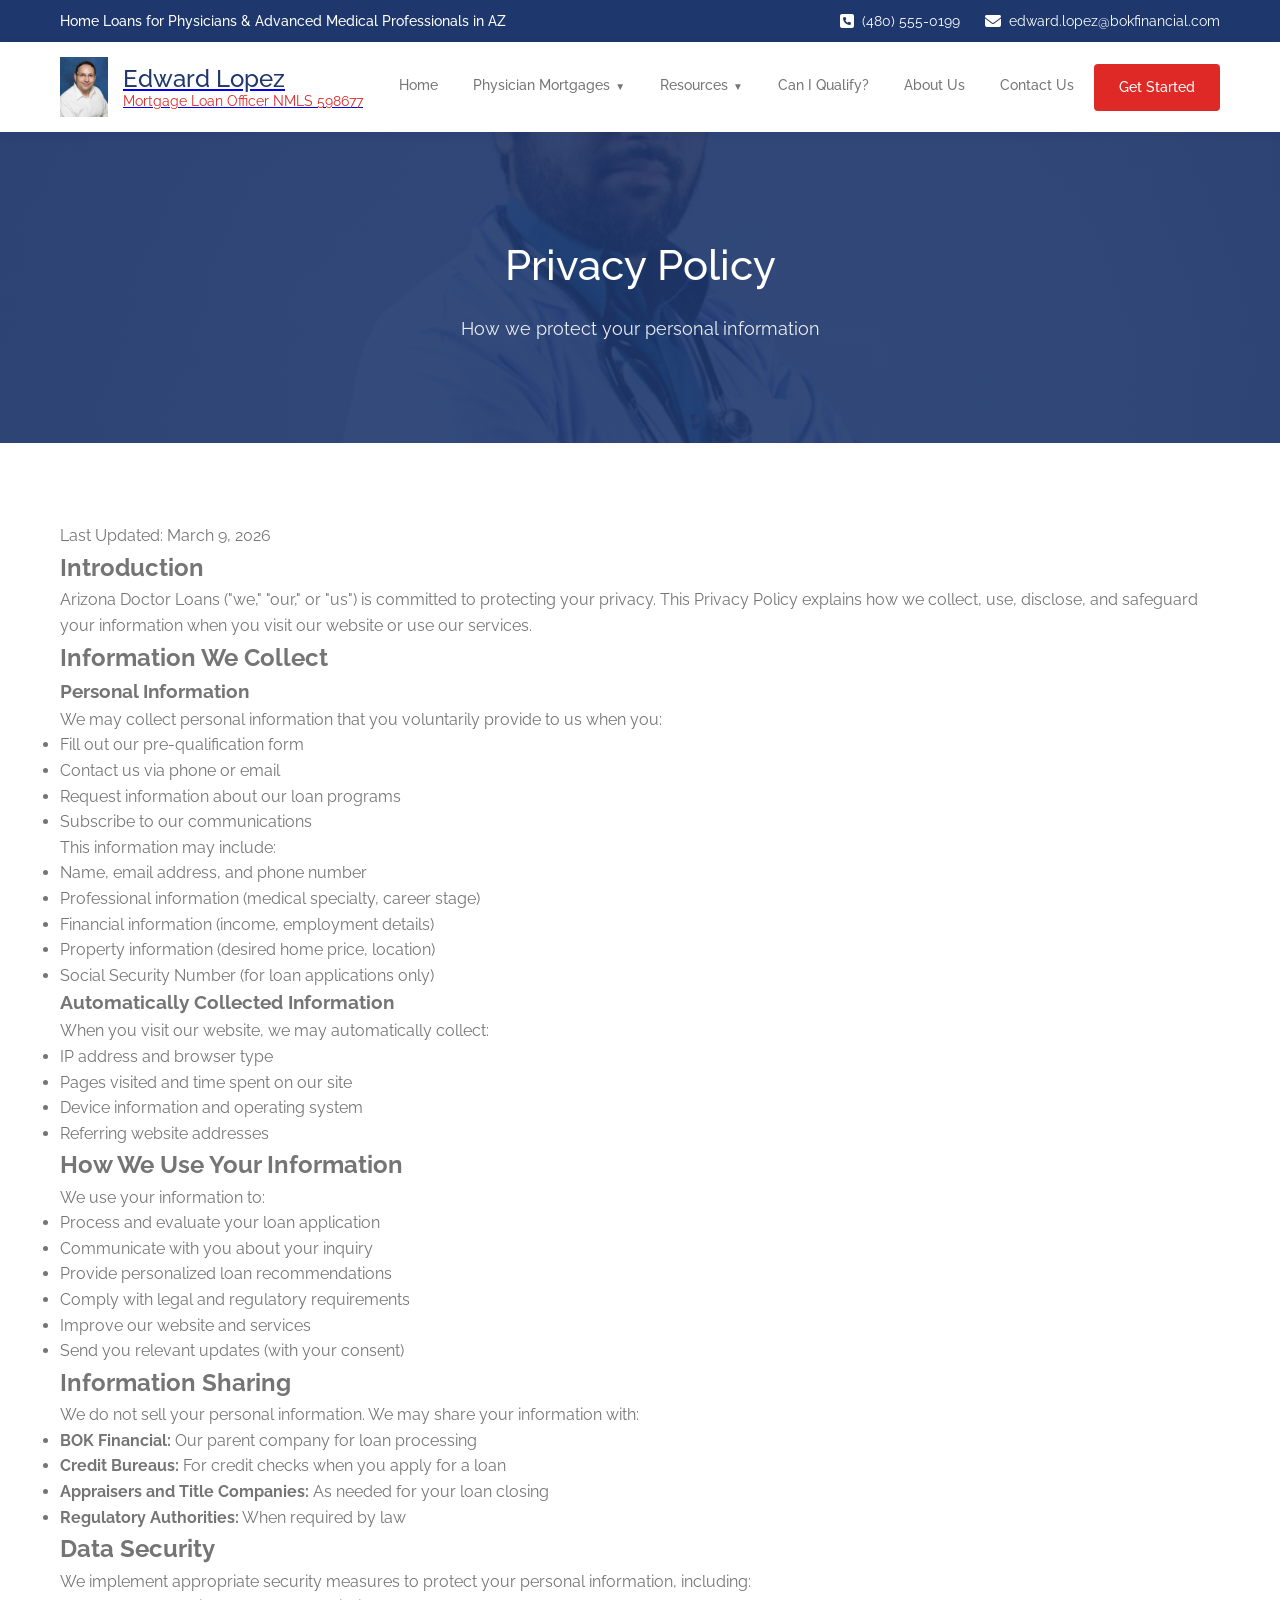
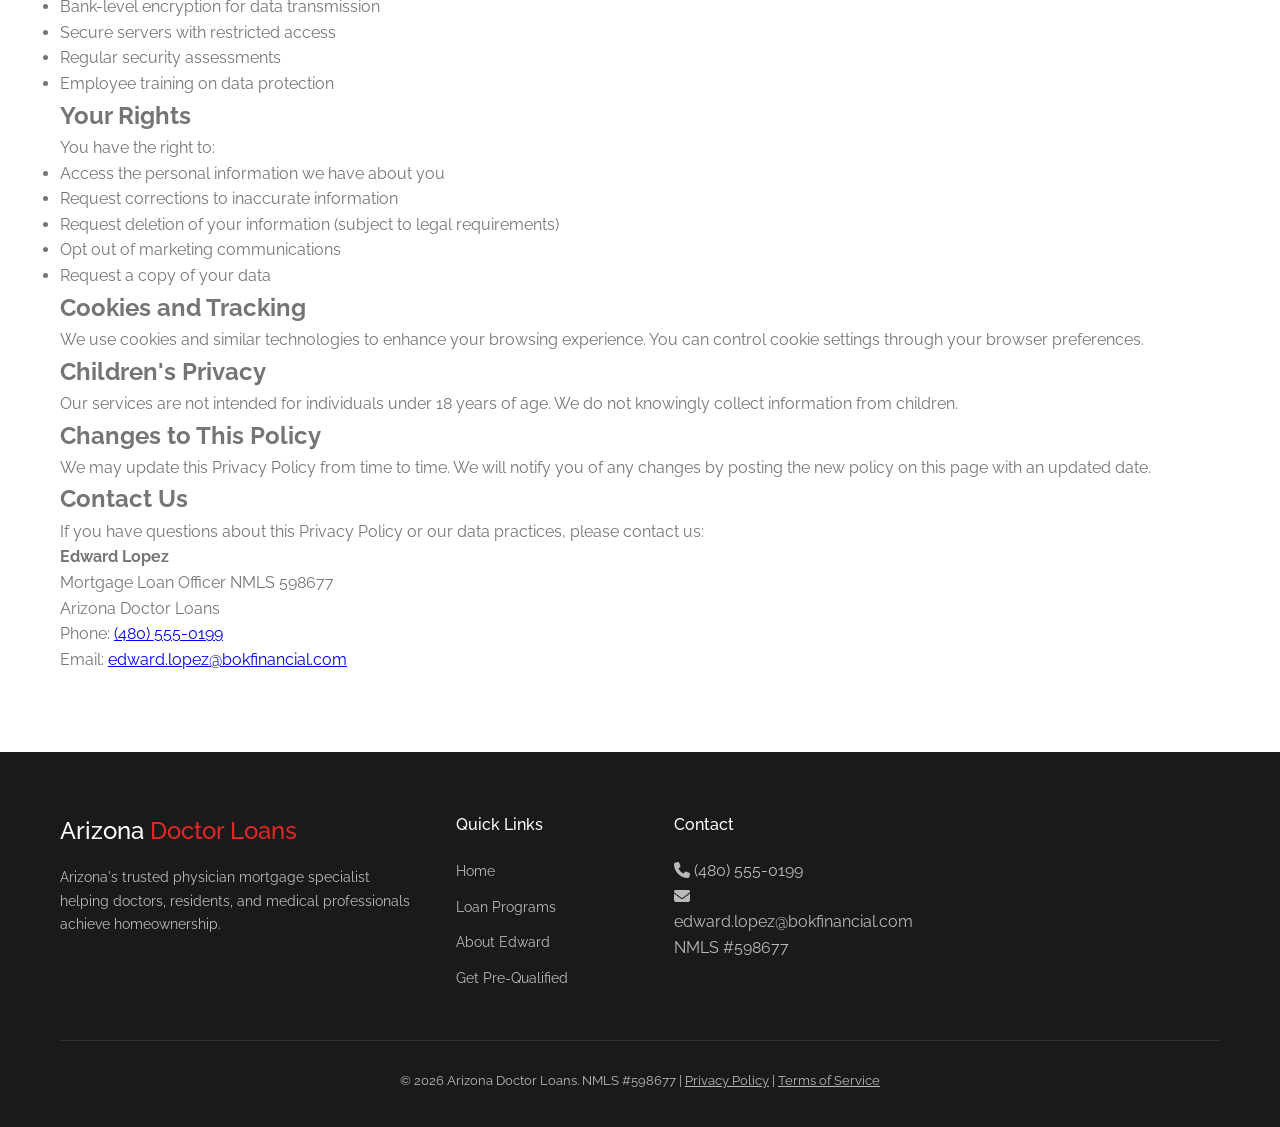
<file: privacy.html>
<!DOCTYPE html>
<html lang="en-US">
<head>
    <meta charset="UTF-8">
    <meta name="viewport" content="width=device-width, initial-scale=1.0">
    <title>Privacy Policy | Arizona Doctor Loans | Edward Lopez NMLS 598677</title>
    <meta name="description" content="Privacy policy for Arizona Doctor Loans. Learn how we protect your personal information when you apply for a physician mortgage loan.">
    <link rel="stylesheet" href="styles.css">
    <link rel="preconnect" href="https://fonts.googleapis.com">
    <link rel="preconnect" href="https://fonts.gstatic.com" crossorigin>
    <link href="https://fonts.googleapis.com/css2?family=Raleway:wght@300;400;500;600;700&display=swap" rel="stylesheet">
    <link rel="stylesheet" href="https://cdnjs.cloudflare.com/ajax/libs/font-awesome/6.4.0/css/all.min.css">
</head>
<body>
    <!-- Top Bar -->
    <div class="top-bar">
        <div class="container">
            <div class="top-bar-left">
                Home Loans for Physicians & Advanced Medical Professionals in AZ
            </div>
            <div class="top-bar-right">
                <a href="tel:4805550199"><i class="fas fa-phone-square"></i> (480) 555-0199</a>
                <a href="mailto:edward.lopez@bokfinancial.com"><i class="fas fa-envelope"></i> edward.lopez@bokfinancial.com</a>
            </div>
        </div>
    </div>

    <!-- Main Header -->
    <header class="main-header">
        <div class="container">
            <a href="index.html" class="logo">
                <img src="edward-lopez.jpg" alt="Edward Lopez NMLS 598677">
                <div class="logo-text">
                    Edward Lopez
                    <span>Mortgage Loan Officer NMLS 598677</span>
                </div>
            </a>
            <button class="mobile-menu-toggle" onclick="toggleMenu()">☰</button>
            <nav class="main-nav" id="mainNav">
                <ul>
                    <li><a href="index.html">Home</a></li>
                    <li class="dropdown">
                        <a href="physician-mortgages.html" class="dropdown-toggle">Physician Mortgages</a>
                        <div class="dropdown-menu">
                            <a href="physician-mortgages.html">Resident Mortgages</a>
                            <a href="physician-mortgages.html">Mortgages for Fellows</a>
                            <a href="physician-mortgages.html">Attending Physician Mortgages</a>
                        </div>
                    </li>
                    <li class="dropdown">
                        <a href="#" class="dropdown-toggle">Resources</a>
                        <div class="dropdown-menu">
                            <a href="https://www.bokfinancial.com/resources/calculators/home-loans/how-much-house-can-i-afford" target="_blank">How much home can I afford?</a>
                            <a href="physician-mortgages.html">Frequently Asked Questions</a>
                        </div>
                    </li>
                    <li><a href="prequalify.html">Can I Qualify?</a></li>
                    <li><a href="about-us.html">About Us</a></li>
                    <li><a href="contact-us.html">Contact Us</a></li>
                    <li><a href="prequalify.html" class="btn-cta">Get Started</a></li>
                </ul>
            </nav>
        </div>
    </header>

    <!-- Page Header -->
    <section class="page-header">
        <div class="container">
            <h1>Privacy Policy</h1>
            <p>How we protect your personal information</p>
        </div>
    </section>

    <!-- Privacy Content -->
    <section class="section">
        <div class="container">
            <div class="legal-content">
                <p class="last-updated">Last Updated: March 9, 2026</p>
                
                <h2>Introduction</h2>
                <p>Arizona Doctor Loans ("we," "our," or "us") is committed to protecting your privacy. This Privacy Policy explains how we collect, use, disclose, and safeguard your information when you visit our website or use our services.</p>
                
                <h2>Information We Collect</h2>
                <h3>Personal Information</h3>
                <p>We may collect personal information that you voluntarily provide to us when you:</p>
                <ul>
                    <li>Fill out our pre-qualification form</li>
                    <li>Contact us via phone or email</li>
                    <li>Request information about our loan programs</li>
                    <li>Subscribe to our communications</li>
                </ul>
                <p>This information may include:</p>
                <ul>
                    <li>Name, email address, and phone number</li>
                    <li>Professional information (medical specialty, career stage)</li>
                    <li>Financial information (income, employment details)</li>
                    <li>Property information (desired home price, location)</li>
                    <li>Social Security Number (for loan applications only)</li>
                </ul>

                <h3>Automatically Collected Information</h3>
                <p>When you visit our website, we may automatically collect:</p>
                <ul>
                    <li>IP address and browser type</li>
                    <li>Pages visited and time spent on our site</li>
                    <li>Device information and operating system</li>
                    <li>Referring website addresses</li>
                </ul>

                <h2>How We Use Your Information</h2>
                <p>We use your information to:</p>
                <ul>
                    <li>Process and evaluate your loan application</li>
                    <li>Communicate with you about your inquiry</li>
                    <li>Provide personalized loan recommendations</li>
                    <li>Comply with legal and regulatory requirements</li>
                    <li>Improve our website and services</li>
                    <li>Send you relevant updates (with your consent)</li>
                </ul>

                <h2>Information Sharing</h2>
                <p>We do not sell your personal information. We may share your information with:</p>
                <ul>
                    <li><strong>BOK Financial:</strong> Our parent company for loan processing</li>
                    <li><strong>Credit Bureaus:</strong> For credit checks when you apply for a loan</li>
                    <li><strong>Appraisers and Title Companies:</strong> As needed for your loan closing</li>
                    <li><strong>Regulatory Authorities:</strong> When required by law</li>
                </ul>

                <h2>Data Security</h2>
                <p>We implement appropriate security measures to protect your personal information, including:</p>
                <ul>
                    <li>Bank-level encryption for data transmission</li>
                    <li>Secure servers with restricted access</li>
                    <li>Regular security assessments</li>
                    <li>Employee training on data protection</li>
                </ul>

                <h2>Your Rights</h2>
                <p>You have the right to:</p>
                <ul>
                    <li>Access the personal information we have about you</li>
                    <li>Request corrections to inaccurate information</li>
                    <li>Request deletion of your information (subject to legal requirements)</li>
                    <li>Opt out of marketing communications</li>
                    <li>Request a copy of your data</li>
                </ul>

                <h2>Cookies and Tracking</h2>
                <p>We use cookies and similar technologies to enhance your browsing experience. You can control cookie settings through your browser preferences.</p>

                <h2>Children's Privacy</h2>
                <p>Our services are not intended for individuals under 18 years of age. We do not knowingly collect information from children.</p>

                <h2>Changes to This Policy</h2>
                <p>We may update this Privacy Policy from time to time. We will notify you of any changes by posting the new policy on this page with an updated date.</p>

                <h2>Contact Us</h2>
                <p>If you have questions about this Privacy Policy or our data practices, please contact us:</p>
                <div class="contact-box">
                    <p><strong>Edward Lopez</strong><br>
                    Mortgage Loan Officer NMLS 598677<br>
                    Arizona Doctor Loans<br>
                    Phone: <a href="tel:4805550199">(480) 555-0199</a><br>
                    Email: <a href="mailto:edward.lopez@bokfinancial.com">edward.lopez@bokfinancial.com</a></p>
                </div>
            </div>
        </div>
    </section>

    <!-- Footer -->
    <footer class="footer">
        <div class="container">
            <div class="footer-grid">
                <div class="footer-brand">
                    <h3>Arizona <span>Doctor Loans</span></h3>
                    <p>Arizona's trusted physician mortgage specialist helping doctors, residents, and medical professionals achieve homeownership.</p>
                </div>
                <div class="footer-links">
                    <h4>Quick Links</h4>
                    <ul>
                        <li><a href="index.html">Home</a></li>
                        <li><a href="physician-mortgages.html">Loan Programs</a></li>
                        <li><a href="about-us.html">About Edward</a></li>
                        <li><a href="prequalify.html">Get Pre-Qualified</a></li>
                    </ul>
                </div>
                <div class="footer-contact">
                    <h4>Contact</h4>
                    <p><i class="fas fa-phone"></i> (480) 555-0199</p>
                    <p><i class="fas fa-envelope"></i> edward.lopez@bokfinancial.com</p>
                    <p>NMLS #598677</p>
                </div>
            </div>
            <div class="footer-bottom">
                <p>&copy; 2026 Arizona Doctor Loans. NMLS #598677 | <a href="privacy.html">Privacy Policy</a> | <a href="terms.html">Terms of Service</a></p>
            </div>
        </div>
    </footer>

    <script src="main.js"></script>
</body>
</html>
</file>
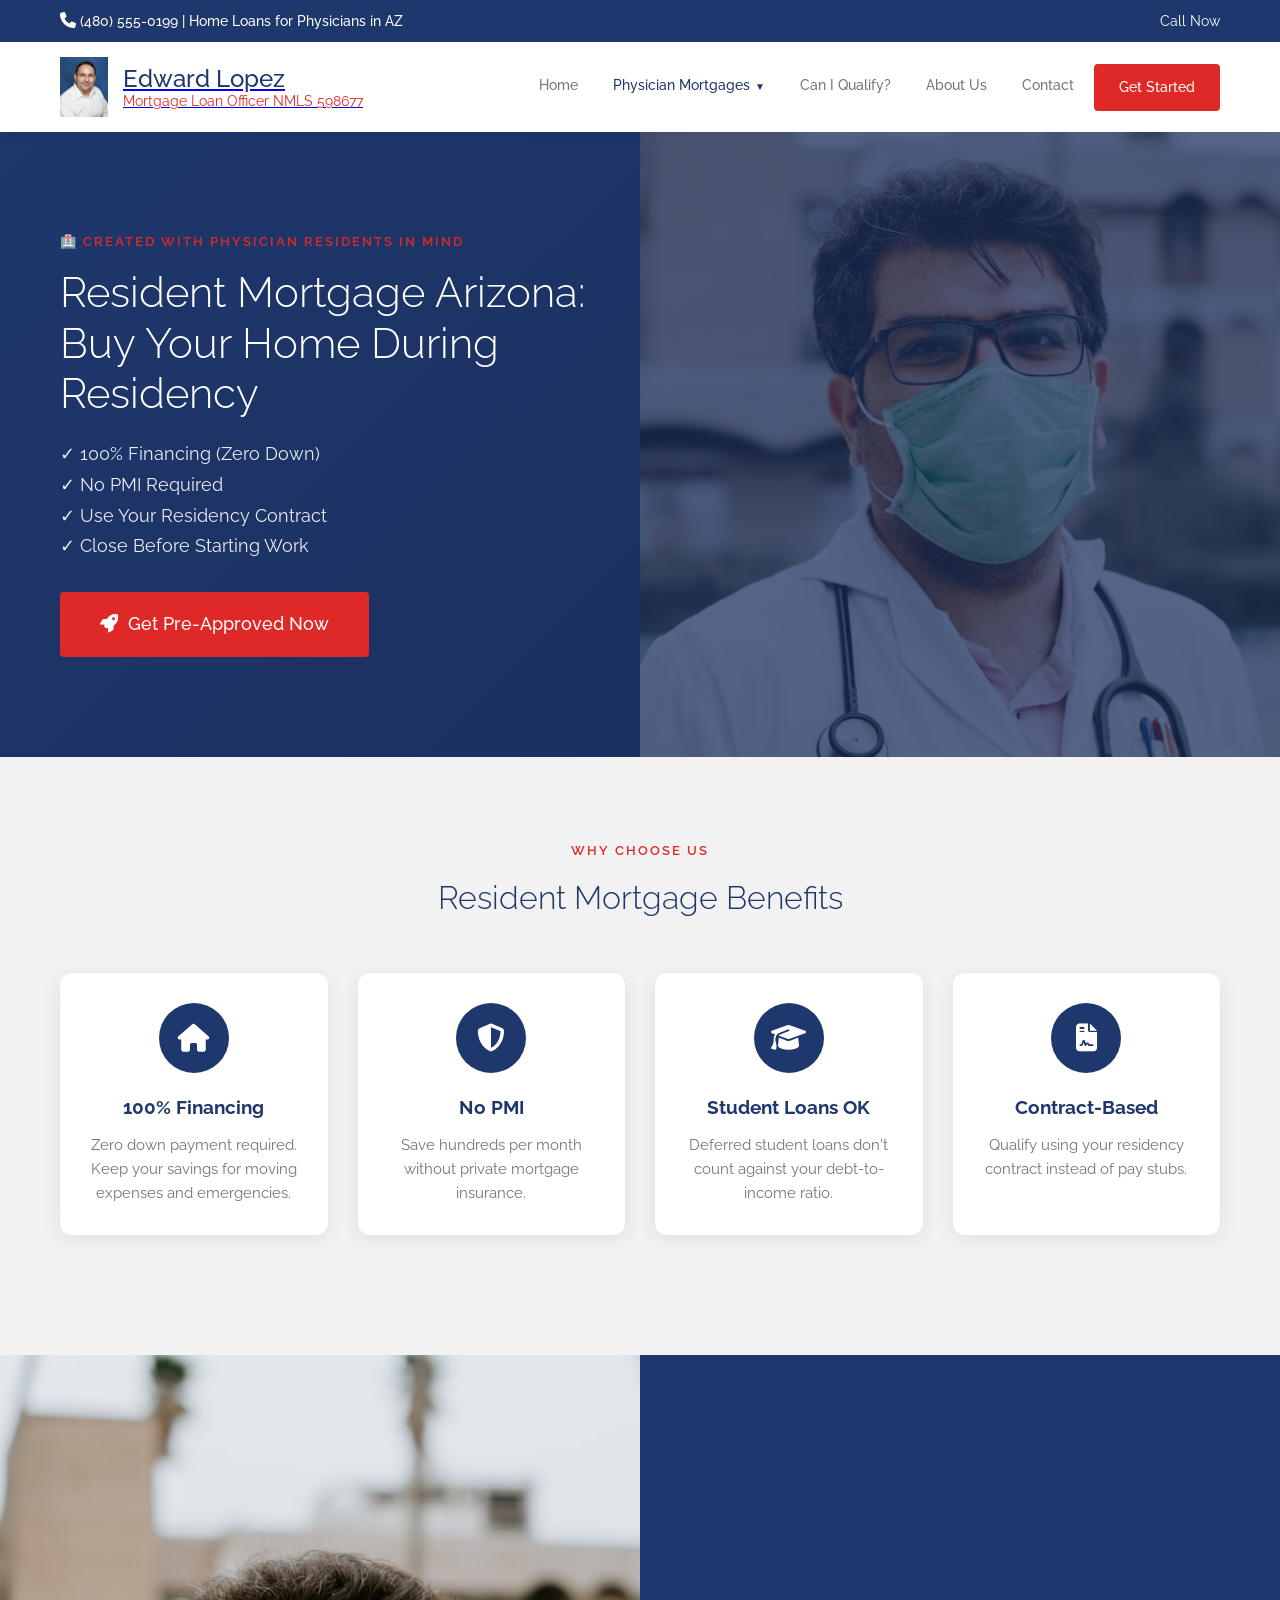
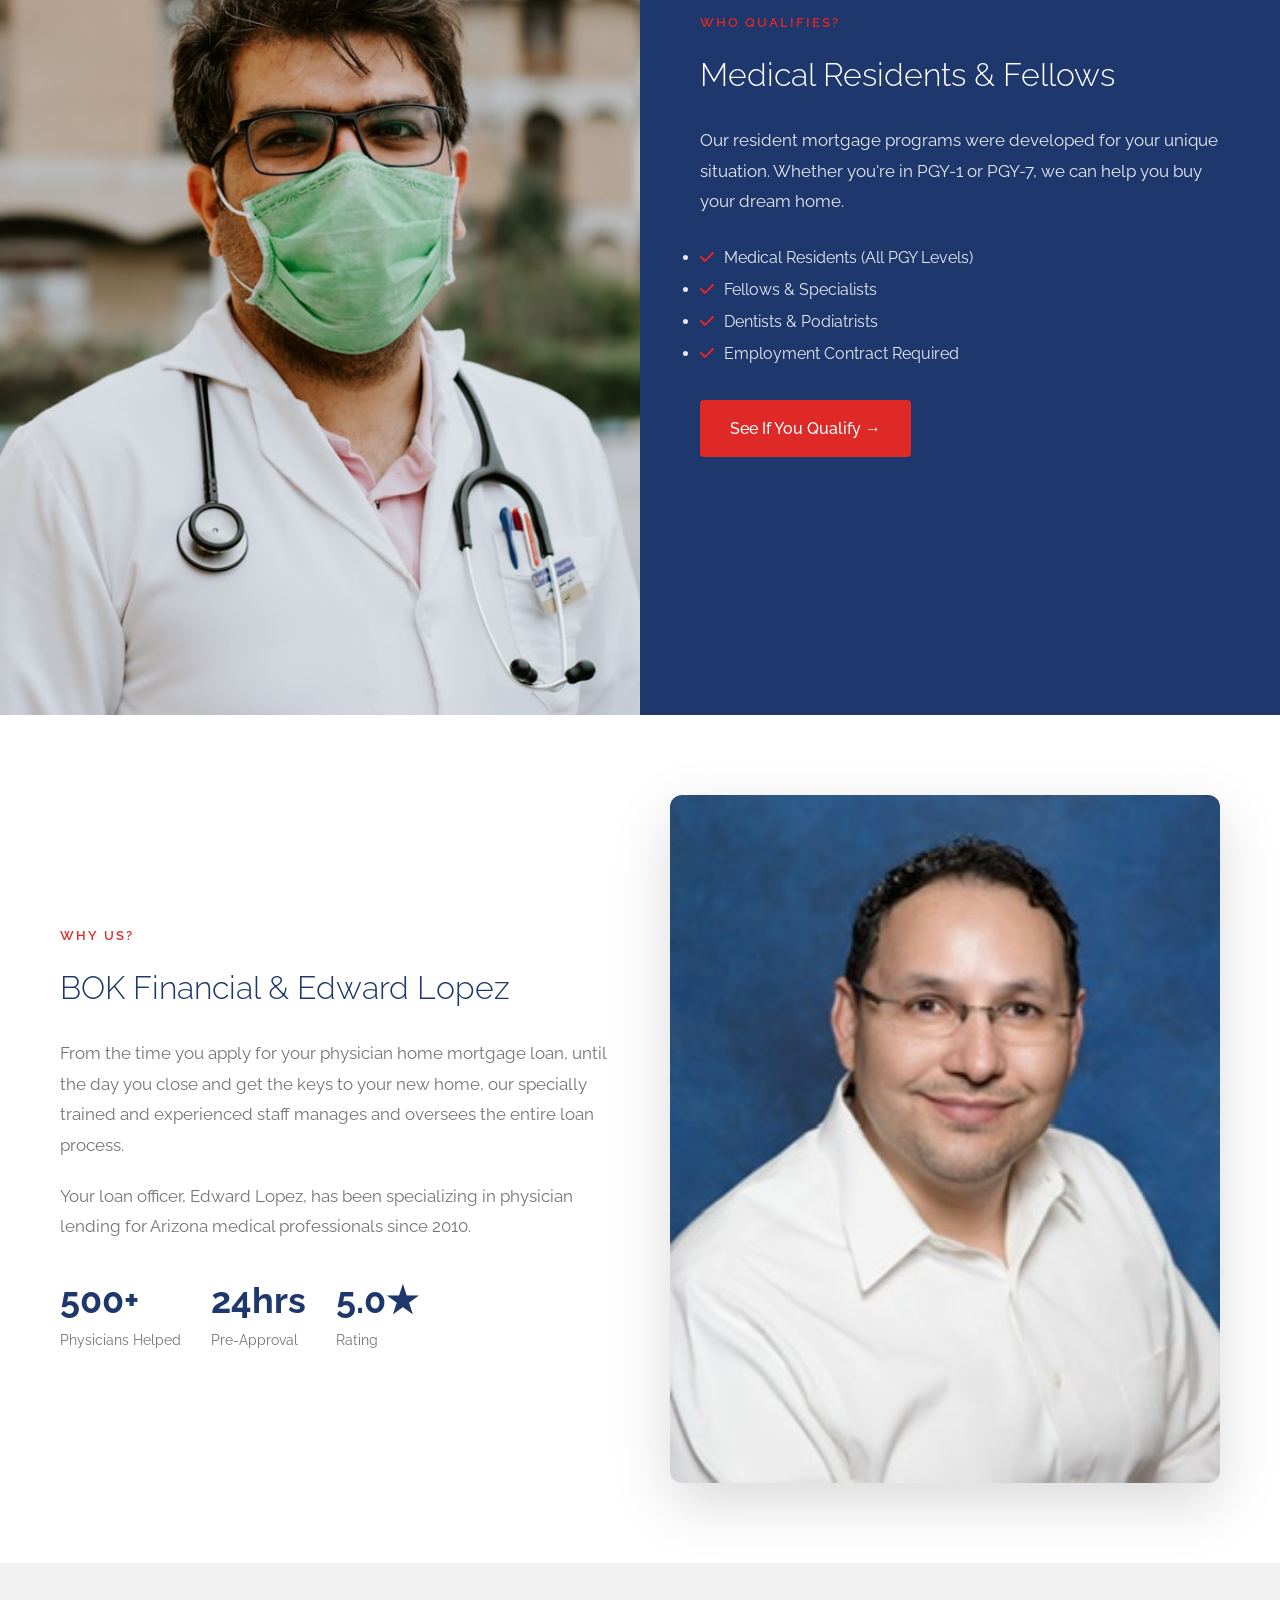
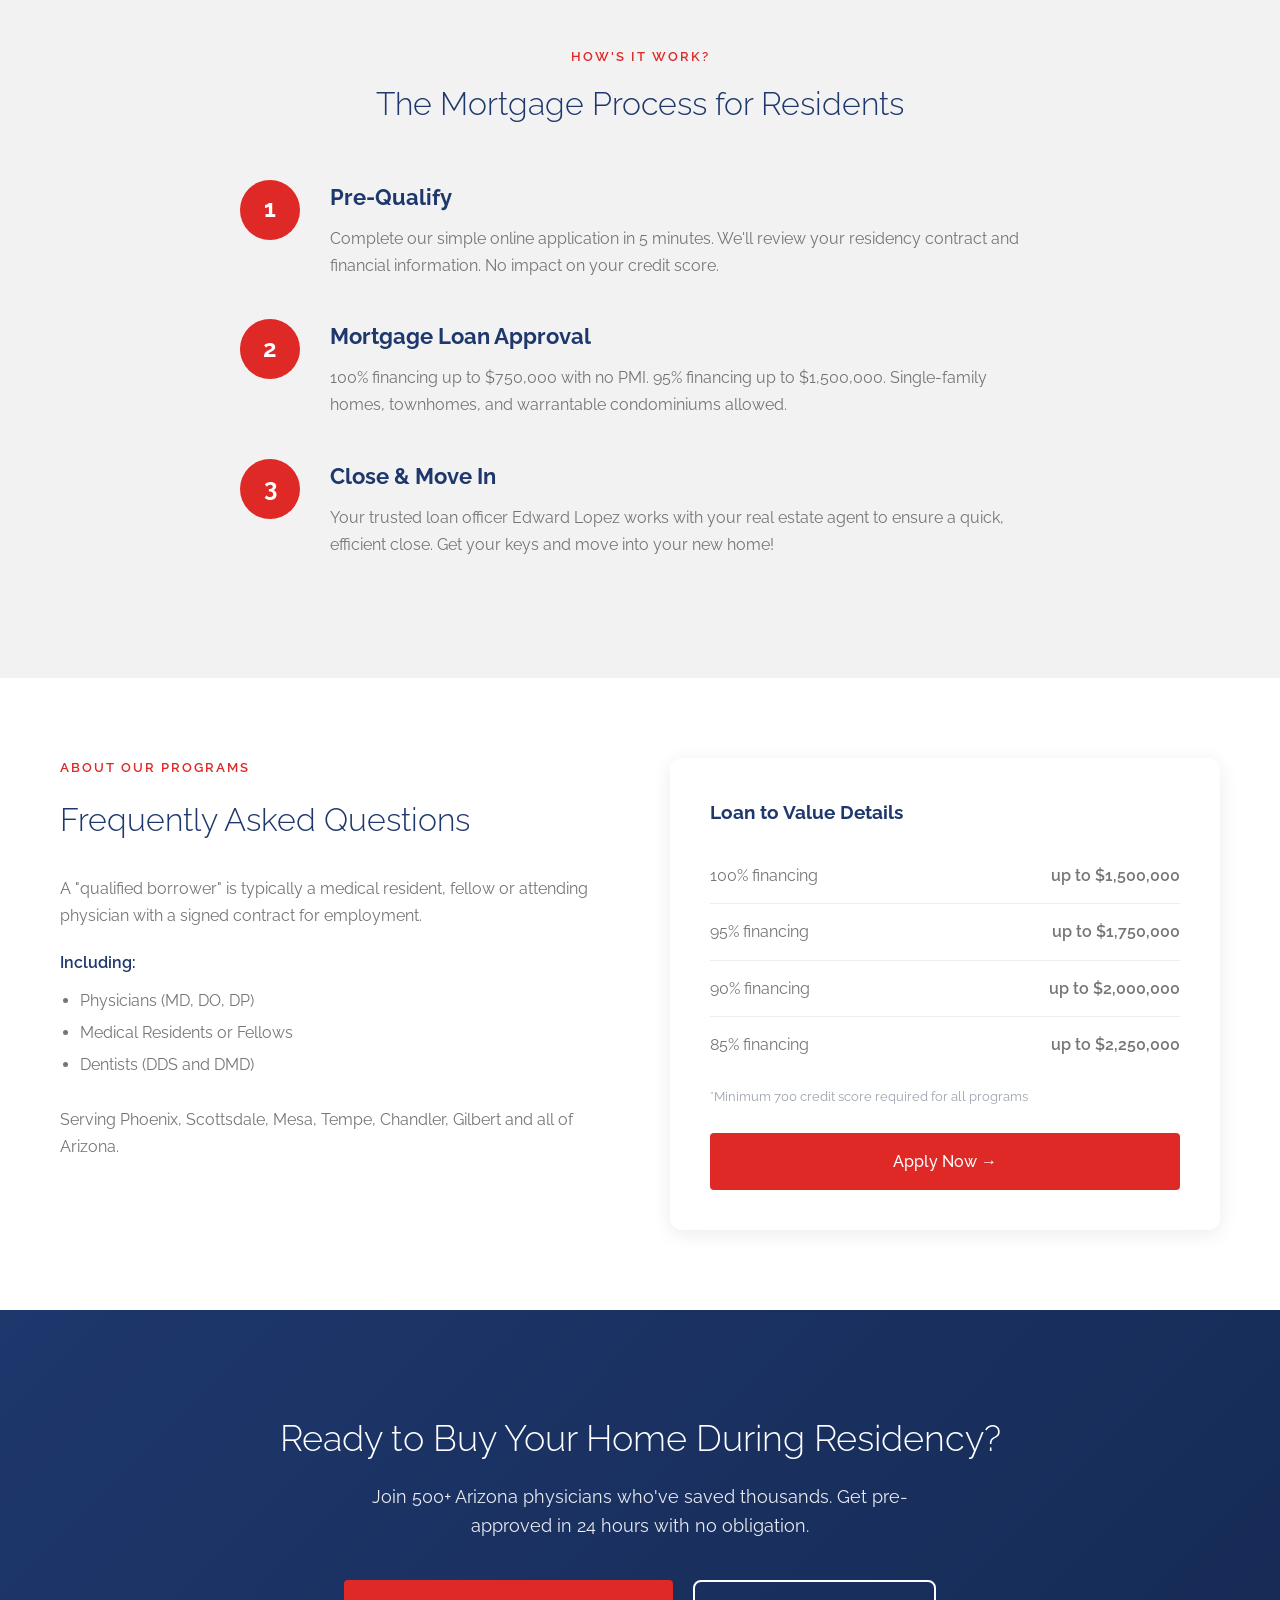
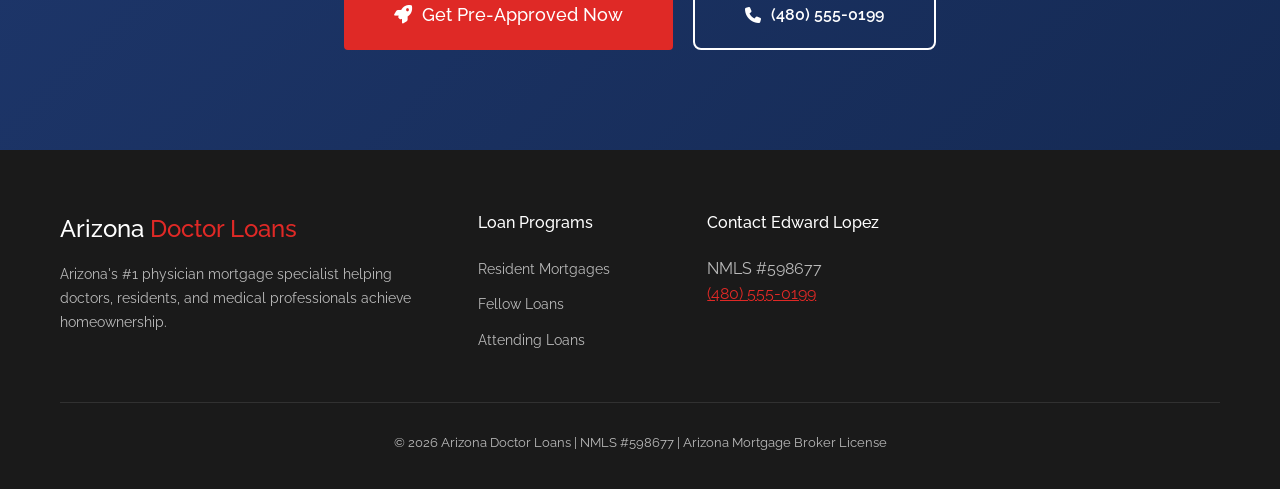
<file: resident-mortgages.html>
<!DOCTYPE html>
<html lang="en-US">
<head>
    <meta charset="UTF-8">
    <meta name="viewport" content="width=device-width, initial-scale=1.0">
    <title>Resident Mortgage Arizona | Doctor Home Loan for Medical Residents | 0% Down</title>
    <meta name="description" content="Physician mortgage loans for medical residents in Arizona. 0% down, no PMI, qualify with employment contract. Edward Lopez NMLS 598677 at BOK Financial.">
    <meta name="keywords" content="resident mortgage Arizona, medical resident home loan, doctor mortgage residency, physician loan resident, Arizona resident doctor loan">
    <link rel="stylesheet" href="styles.css">
    <link rel="preconnect" href="https://fonts.googleapis.com">
    <link rel="preconnect" href="https://fonts.gstatic.com" crossorigin>
    <link href="https://fonts.googleapis.com/css2?family=Raleway:wght@300;400;500;600;700&display=swap" rel="stylesheet">
    <link rel="stylesheet" href="https://cdnjs.cloudflare.com/ajax/libs/font-awesome/6.4.0/css/all.min.css">
    <style>
        .page-hero {
            background: linear-gradient(135deg, var(--primary-dark) 0%, #1a2d5a 100%);
            padding: 100px 0;
            position: relative;
            overflow: hidden;
        }
        .page-hero::before {
            content: '';
            position: absolute;
            top: 0;
            right: 0;
            width: 50%;
            height: 100%;
            background: url('doctor-resident.jpg') center/cover;
            opacity: 0.3;
        }
        .page-hero-content {
            position: relative;
            z-index: 1;
            max-width: 600px;
        }
        .benefit-grid {
            display: grid;
            grid-template-columns: repeat(auto-fit, minmax(250px, 1fr));
            gap: 30px;
            margin: 40px 0;
        }
        .benefit-card {
            background: white;
            padding: 30px;
            border-radius: 12px;
            box-shadow: 0 4px 20px rgba(0,0,0,0.08);
            text-align: center;
            transition: transform 0.3s;
        }
        .benefit-card:hover {
            transform: translateY(-5px);
        }
        .benefit-icon {
            width: 70px;
            height: 70px;
            background: var(--primary-dark);
            border-radius: 50%;
            display: flex;
            align-items: center;
            justify-content: center;
            margin: 0 auto 20px;
            color: white;
            font-size: 28px;
        }
        .process-step {
            display: flex;
            gap: 30px;
            margin-bottom: 40px;
            align-items: flex-start;
        }
        .step-number {
            width: 60px;
            height: 60px;
            background: var(--accent-red);
            color: white;
            border-radius: 50%;
            display: flex;
            align-items: center;
            justify-content: center;
            font-size: 24px;
            font-weight: 700;
            flex-shrink: 0;
        }
        .sticky-cta {
            position: fixed;
            bottom: 0;
            left: 0;
            right: 0;
            background: white;
            padding: 15px 20px;
            box-shadow: 0 -4px 20px rgba(0,0,0,0.15);
            display: flex;
            justify-content: center;
            gap: 15px;
            z-index: 1000;
        }
        @media (min-width: 769px) {
            .sticky-cta { display: none; }
        }
    </style>
</head>
<body>
    <!-- Top Bar -->
    <div class="top-bar">
        <div class="container">
            <div class="top-bar-left">
                <i class="fas fa-phone"></i> (480) 555-0199 | Home Loans for Physicians in AZ
            </div>
            <div class="top-bar-right">
                <a href="tel:4805550199">Call Now</a>
            </div>
        </div>
    </div>

    <!-- Main Header -->
    <header class="main-header">
        <div class="container">
            <a href="index.html" class="logo">
                <img src="edward-lopez.jpg" alt="Edward Lopez NMLS 598677">
                <div class="logo-text">
                    Edward Lopez
                    <span>Mortgage Loan Officer NMLS 598677</span>
                </div>
            </a>
            <button class="mobile-menu-toggle" onclick="toggleMenu()">☰</button>
            <nav class="main-nav" id="mainNav">
                <ul>
                    <li><a href="index.html">Home</a></li>
                    <li class="dropdown">
                        <a href="physician-mortgages.html" class="active dropdown-toggle">Physician Mortgages</a>
                        <div class="dropdown-menu">
                            <a href="resident-mortgages.html">Resident Mortgages</a>
                            <a href="fellow-mortgages.html">Mortgages for Fellows</a>
                            <a href="attending-mortgages.html">Attending Physician Mortgages</a>
                        </div>
                    </li>
                    <li><a href="prequalify.html">Can I Qualify?</a></li>
                    <li><a href="about-us.html">About Us</a></li>
                    <li><a href="contact-us.html">Contact</a></li>
                    <li><a href="prequalify.html" class="btn-cta">Get Started</a></li>
                </ul>
            </nav>
        </div>
    </header>

    <!-- Hero Section -->
    <section class="page-hero">
        <div class="container">
            <div class="page-hero-content">
                <span style="color: var(--accent-red); font-size: 13px; font-weight: 600; text-transform: uppercase; letter-spacing: 2px; display: block; margin-bottom: 15px;">🏥 Created with physician residents in mind</span>
                <h1 style="color: white; font-size: 42px; font-weight: 300; margin: 0 0 20px; line-height: 1.2;">Resident Mortgage Arizona:<br>Buy Your Home During Residency</h1>
                <p style="color: rgba(255,255,255,0.9); font-size: 18px; line-height: 1.7; margin-bottom: 30px;">✓ 100% Financing (Zero Down)<br>✓ No PMI Required<br>✓ Use Your Residency Contract<br>✓ Close Before Starting Work</p>
                <a href="prequalify.html" class="hero-cta" style="font-size: 18px; padding: 18px 40px;">
                    <i class="fas fa-rocket"></i> Get Pre-Approved Now
                </a>
            </div>
        </div>
    </section>

    <!-- Benefits Section -->
    <section class="section section-light">
        <div class="container">
            <div style="text-align: center; margin-bottom: 50px;">
                <span style="color: var(--accent-red); font-size: 13px; font-weight: 600; text-transform: uppercase; letter-spacing: 2px;">Why Choose Us</span>
                <h2 style="color: var(--primary-dark); font-size: 32px; font-weight: 300; margin-top: 10px;">Resident Mortgage Benefits</h2>
            </div>
            <div class="benefit-grid">
                <div class="benefit-card">
                    <div class="benefit-icon"><i class="fas fa-home"></i></div>
                    <h3 style="color: var(--primary-dark); margin-bottom: 10px;">100% Financing</h3>
                    <p style="color: var(--text-gray); font-size: 15px;">Zero down payment required. Keep your savings for moving expenses and emergencies.</p>
                </div>
                <div class="benefit-card">
                    <div class="benefit-icon"><i class="fas fa-shield-alt"></i></div>
                    <h3 style="color: var(--primary-dark); margin-bottom: 10px;">No PMI</h3>
                    <p style="color: var(--text-gray); font-size: 15px;">Save hundreds per month without private mortgage insurance.</p>
                </div>
                <div class="benefit-card">
                    <div class="benefit-icon"><i class="fas fa-graduation-cap"></i></div>
                    <h3 style="color: var(--primary-dark); margin-bottom: 10px;">Student Loans OK</h3>
                    <p style="color: var(--text-gray); font-size: 15px;">Deferred student loans don't count against your debt-to-income ratio.</p>
                </div>
                <div class="benefit-card">
                    <div class="benefit-icon"><i class="fas fa-file-contract"></i></div>
                    <h3 style="color: var(--primary-dark); margin-bottom: 10px;">Contract-Based</h3>
                    <p style="color: var(--text-gray); font-size: 15px;">Qualify using your residency contract instead of pay stubs.</p>
                </div>
            </div>
        </div>
    </section>

    <!-- Image Section -->
    <section class="section" style="padding: 0;">
        <div style="display: grid; grid-template-columns: 1fr 1fr; min-height: 500px;">
            <img src="doctor-resident.jpg" alt="Medical Resident Buying Home in Arizona" style="width: 100%; height: 100%; object-fit: cover;">
            <div style="background: var(--primary-dark); padding: 60px; display: flex; flex-direction: column; justify-content: center;">
                <span style="color: var(--accent-red); font-size: 13px; font-weight: 600; text-transform: uppercase; letter-spacing: 2px; display: block; margin-bottom: 15px;">Who Qualifies?</span>
                <h2 style="color: white; font-size: 32px; font-weight: 300; margin: 0 0 25px;">Medical Residents & Fellows</h2>
                <p style="color: rgba(255,255,255,0.9); font-size: 17px; line-height: 1.8; margin-bottom: 25px;">Our resident mortgage programs were developed for your unique situation. Whether you're in PGY-1 or PGY-7, we can help you buy your dream home.</p>
                <ul style="color: rgba(255,255,255,0.9); line-height: 2; margin-bottom: 30px;">
                    <li><i class="fas fa-check" style="color: var(--accent-red); margin-right: 10px;"></i>Medical Residents (All PGY Levels)</li>
                    <li><i class="fas fa-check" style="color: var(--accent-red); margin-right: 10px;"></i>Fellows & Specialists</li>
                    <li><i class="fas fa-check" style="color: var(--accent-red); margin-right: 10px;"></i>Dentists & Podiatrists</li>
                    <li><i class="fas fa-check" style="color: var(--accent-red); margin-right: 10px;"></i>Employment Contract Required</li>
                </ul>
                <a href="prequalify.html" class="hero-cta" style="align-self: flex-start;">See If You Qualify →</a>
            </div>
        </div>
    </section>

    <!-- Why Us Section -->
    <section class="section">
        <div class="container">
            <div style="display: grid; grid-template-columns: 1fr 1fr; gap: 60px; align-items: center;">
                <div>
                    <span style="color: var(--accent-red); font-size: 13px; font-weight: 600; text-transform: uppercase; letter-spacing: 2px; display: block; margin-bottom: 15px;">Why Us?</span>
                    <h2 style="color: var(--primary-dark); font-size: 32px; font-weight: 300; margin: 0 0 25px;">BOK Financial & Edward Lopez</h2>
                    <p style="font-size: 17px; line-height: 1.8; color: var(--text-gray); margin-bottom: 20px;">From the time you apply for your physician home mortgage loan, until the day you close and get the keys to your new home, our specially trained and experienced staff manages and oversees the entire loan process.</p>
                    <p style="font-size: 17px; line-height: 1.8; color: var(--text-gray);">Your loan officer, Edward Lopez, has been specializing in physician lending for Arizona medical professionals since 2010.</p>
                    <div style="margin-top: 30px; display: flex; gap: 30px;">
                        <div>
                            <div style="font-size: 36px; font-weight: 700; color: var(--primary-dark);">500+</div>
                            <div style="color: var(--text-gray); font-size: 14px;">Physicians Helped</div>
                        </div>
                        <div>
                            <div style="font-size: 36px; font-weight: 700; color: var(--primary-dark);">24hrs</div>
                            <div style="color: var(--text-gray); font-size: 14px;">Pre-Approval</div>
                        </div>
                        <div>
                            <div style="font-size: 36px; font-weight: 700; color: var(--primary-dark);">5.0★</div>
                            <div style="color: var(--text-gray); font-size: 14px;">Rating</div>
                        </div>
                    </div>
                </div>
                <img src="edward-lopez.jpg" alt="Edward Lopez - Arizona Physician Mortgage Specialist" style="width: 100%; border-radius: 12px; box-shadow: 0 20px 60px rgba(0,0,0,0.15);">
            </div>
        </div>
    </section>

    <!-- How It Works Section -->
    <section class="section section-light">
        <div class="container">
            <div style="text-align: center; margin-bottom: 50px;">
                <span style="color: var(--accent-red); font-size: 13px; font-weight: 600; text-transform: uppercase; letter-spacing: 2px;">How's it work?</span>
                <h2 style="color: var(--primary-dark); font-size: 32px; font-weight: 300; margin-top: 10px;">The Mortgage Process for Residents</h2>
            </div>
            
            <div style="max-width: 800px; margin: 0 auto;">
                <div class="process-step">
                    <div class="step-number">1</div>
                    <div>
                        <h3 style="color: var(--primary-dark); font-size: 22px; margin: 0 0 10px;">Pre-Qualify</h3>
                        <p style="font-size: 16px; line-height: 1.7; color: var(--text-gray); margin: 0;">Complete our simple online application in 5 minutes. We'll review your residency contract and financial information. No impact on your credit score.</p>
                    </div>
                </div>
                
                <div class="process-step">
                    <div class="step-number">2</div>
                    <div>
                        <h3 style="color: var(--primary-dark); font-size: 22px; margin: 0 0 10px;">Mortgage Loan Approval</h3>
                        <p style="font-size: 16px; line-height: 1.7; color: var(--text-gray); margin: 0;">100% financing up to $750,000 with no PMI. 95% financing up to $1,500,000. Single-family homes, townhomes, and warrantable condominiums allowed.</p>
                    </div>
                </div>
                
                <div class="process-step">
                    <div class="step-number">3</div>
                    <div>
                        <h3 style="color: var(--primary-dark); font-size: 22px; margin: 0 0 10px;">Close & Move In</h3>
                        <p style="font-size: 16px; line-height: 1.7; color: var(--text-gray); margin: 0;">Your trusted loan officer Edward Lopez works with your real estate agent to ensure a quick, efficient close. Get your keys and move into your new home!</p>
                    </div>
                </div>
            </div>
        </div>
    </section>

    <!-- FAQ Section -->
    <section class="section" id="faq">
        <div class="container">
            <div style="display: grid; grid-template-columns: 1fr 1fr; gap: 60px;">
                <div>
                    <span style="color: var(--accent-red); font-size: 13px; font-weight: 600; text-transform: uppercase; letter-spacing: 2px; display: block; margin-bottom: 15px;">About Our Programs</span>
                    <h2 style="color: var(--primary-dark); font-size: 32px; font-weight: 300; margin: 0 0 30px;">Frequently Asked Questions</h2>
                    
                    <p style="font-size: 16px; line-height: 1.7; color: var(--text-gray); margin-bottom: 20px;">A "qualified borrower" is typically a medical resident, fellow or attending physician with a signed contract for employment.</p>
                    
                    <p style="font-size: 16px; font-weight: 600; color: var(--primary-dark); margin: 0 0 10px;">Including:</p>
                    <ul style="margin: 0 0 25px 20px; padding: 0; line-height: 2; color: var(--text-gray);">
                        <li>Physicians (MD, DO, DP)</li>
                        <li>Medical Residents or Fellows</li>
                        <li>Dentists (DDS and DMD)</li>
                    </ul>
                    
                    <p style="font-size: 16px; line-height: 1.7; color: var(--text-gray);">Serving Phoenix, Scottsdale, Mesa, Tempe, Chandler, Gilbert and all of Arizona.</p>
                </div>
                <div>
                    <div style="background: white; padding: 40px; border-radius: 12px; box-shadow: 0 4px 20px rgba(0,0,0,0.08);">
                        <h3 style="color: var(--primary-dark); margin-bottom: 20px;">Loan to Value Details</h3>
                        <ul style="margin: 0; padding: 0; list-style: none; line-height: 2.2; color: var(--text-gray);">
                            <li style="display: flex; justify-content: space-between; border-bottom: 1px solid #eee; padding: 10px 0;">
                                <span>100% financing</span>
                                <span style="font-weight: 600;">up to $1,500,000</span>
                            </li>
                            <li style="display: flex; justify-content: space-between; border-bottom: 1px solid #eee; padding: 10px 0;">
                                <span>95% financing</span>
                                <span style="font-weight: 600;">up to $1,750,000</span>
                            </li>
                            <li style="display: flex; justify-content: space-between; border-bottom: 1px solid #eee; padding: 10px 0;">
                                <span>90% financing</span>
                                <span style="font-weight: 600;">up to $2,000,000</span>
                            </li>
                            <li style="display: flex; justify-content: space-between; padding: 10px 0;">
                                <span>85% financing</span>
                                <span style="font-weight: 600;">up to $2,250,000</span>
                            </li>
                        </ul>
                        <p style="font-size: 13px; color: #9ca3af; margin-top: 15px;">*Minimum 700 credit score required for all programs</p>
                        <a href="prequalify.html" class="hero-cta" style="display: block; text-align: center; margin-top: 25px;">Apply Now →</a>
                    </div>
                </div>
            </div>
        </div>
    </section>

    <!-- Final CTA Section -->
    <section class="section section-dark" style="background: linear-gradient(135deg, var(--primary-dark) 0%, #152a54 100%); padding: 100px 0;">
        <div class="container" style="text-align: center;">
            <h2 style="color: white; font-size: 36px; font-weight: 300; margin-bottom: 15px;">Ready to Buy Your Home During Residency?</h2>
            <p style="color: rgba(255,255,255,0.9); font-size: 18px; margin-bottom: 40px; max-width: 600px; margin-left: auto; margin-right: auto;">Join 500+ Arizona physicians who've saved thousands. Get pre-approved in 24 hours with no obligation.</p>
            <div style="display: flex; gap: 20px; justify-content: center; flex-wrap: wrap;">
                <a href="prequalify.html" class="hero-cta" style="font-size: 18px; padding: 20px 50px;">
                    <i class="fas fa-rocket"></i> Get Pre-Approved Now
                </a>
                <a href="tel:4805550199" style="background: transparent; color: white; border: 2px solid white; padding: 20px 50px; border-radius: 8px; text-decoration: none; font-weight: 600; display: flex; align-items: center; gap: 10px;">
                    <i class="fas fa-phone"></i> (480) 555-0199
                </a>
            </div>
        </div>
    </section>

    <!-- Footer -->
    <footer class="footer">
        <div class="container">
            <div class="footer-grid">
                <div class="footer-brand">
                    <h3>Arizona <span>Doctor Loans</span></h3>
                    <p>Arizona's #1 physician mortgage specialist helping doctors, residents, and medical professionals achieve homeownership.</p>
                </div>
                <div class="footer-links">
                    <h4>Loan Programs</h4>
                    <ul>
                        <li><a href="resident-mortgages.html">Resident Mortgages</a></li>
                        <li><a href="fellow-mortgages.html">Fellow Loans</a></li>
                        <li><a href="attending-mortgages.html">Attending Loans</a></li>
                    </ul>
                </div>
                <div class="footer-contact">
                    <h4>Contact Edward Lopez</h4>
                    <p>NMLS #598677<br><a href="tel:4805550199" style="color: var(--accent-red);">(480) 555-0199</a></p>
                </div>
            </div>
            <div class="footer-bottom">
                <p>&copy; 2026 Arizona Doctor Loans | NMLS #598677 | Arizona Mortgage Broker License</p>
            </div>
        </div>
    </footer>

    <!-- Mobile Sticky CTA -->
    <div class="sticky-cta">
        <a href="tel:4805550199" style="background: var(--accent-red); color: white; padding: 12px 25px; border-radius: 8px; text-decoration: none; font-weight: 600;">
            <i class="fas fa-phone"></i> Call
        </a>
        <a href="prequalify.html" style="background: var(--primary-dark); color: white; padding: 12px 25px; border-radius: 8px; text-decoration: none; font-weight: 600;">
            Apply Now →
        </a>
    </div>

    <script>
        function toggleMenu() {
            document.getElementById('mainNav').classList.toggle('active');
        }
    </script>
</body>
</html>
</file>
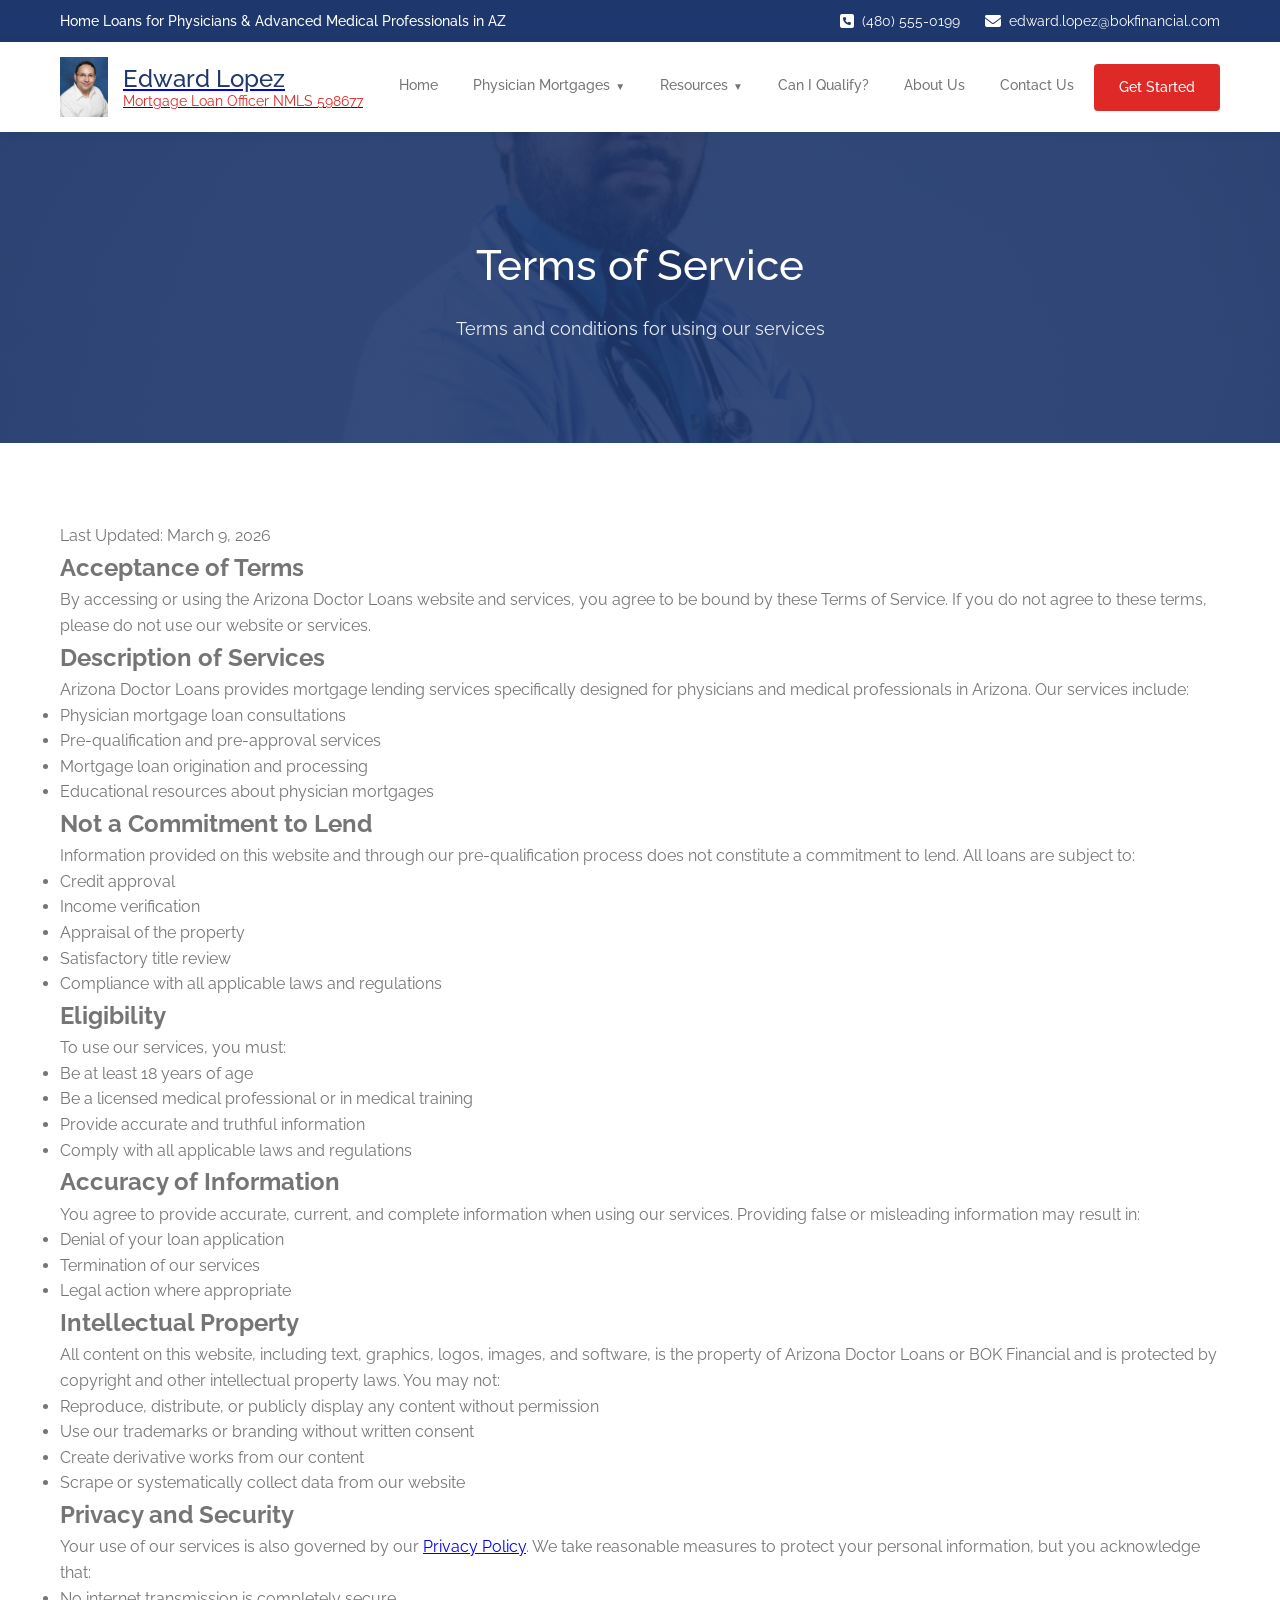
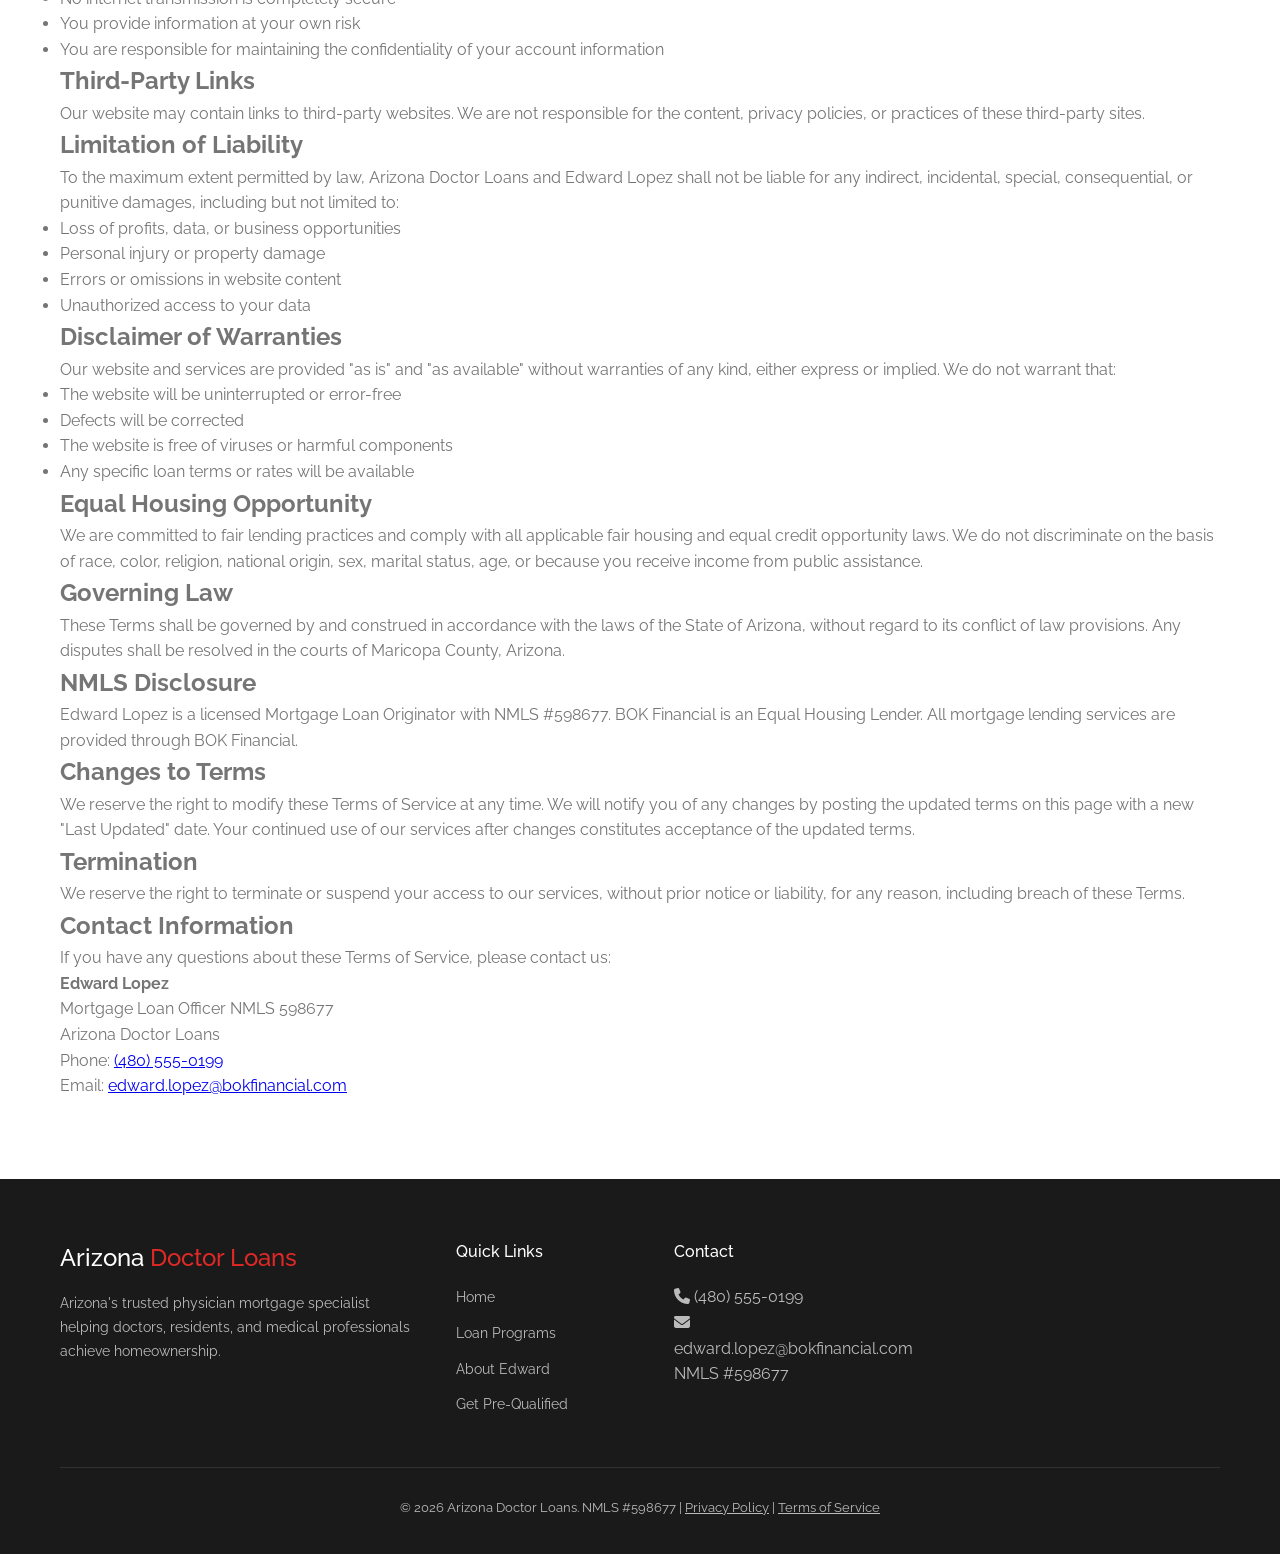
<file: terms.html>
<!DOCTYPE html>
<html lang="en-US">
<head>
    <meta charset="UTF-8">
    <meta name="viewport" content="width=device-width, initial-scale=1.0">
    <title>Terms of Service | Arizona Doctor Loans | Edward Lopez NMLS 598677</title>
    <meta name="description" content="Terms of service for Arizona Doctor Loans. Read our terms and conditions for using our website and mortgage services.">
    <link rel="stylesheet" href="styles.css">
    <link rel="preconnect" href="https://fonts.googleapis.com">
    <link rel="preconnect" href="https://fonts.gstatic.com" crossorigin>
    <link href="https://fonts.googleapis.com/css2?family=Raleway:wght@300;400;500;600;700&display=swap" rel="stylesheet">
    <link rel="stylesheet" href="https://cdnjs.cloudflare.com/ajax/libs/font-awesome/6.4.0/css/all.min.css">
</head>
<body>
    <!-- Top Bar -->
    <div class="top-bar">
        <div class="container">
            <div class="top-bar-left">
                Home Loans for Physicians & Advanced Medical Professionals in AZ
            </div>
            <div class="top-bar-right">
                <a href="tel:4805550199"><i class="fas fa-phone-square"></i> (480) 555-0199</a>
                <a href="mailto:edward.lopez@bokfinancial.com"><i class="fas fa-envelope"></i> edward.lopez@bokfinancial.com</a>
            </div>
        </div>
    </div>

    <!-- Main Header -->
    <header class="main-header">
        <div class="container">
            <a href="index.html" class="logo">
                <img src="edward-lopez.jpg" alt="Edward Lopez NMLS 598677">
                <div class="logo-text">
                    Edward Lopez
                    <span>Mortgage Loan Officer NMLS 598677</span>
                </div>
            </a>
            <button class="mobile-menu-toggle" onclick="toggleMenu()">☰</button>
            <nav class="main-nav" id="mainNav">
                <ul>
                    <li><a href="index.html">Home</a></li>
                    <li class="dropdown">
                        <a href="physician-mortgages.html" class="dropdown-toggle">Physician Mortgages</a>
                        <div class="dropdown-menu">
                            <a href="physician-mortgages.html">Resident Mortgages</a>
                            <a href="physician-mortgages.html">Mortgages for Fellows</a>
                            <a href="physician-mortgages.html">Attending Physician Mortgages</a>
                        </div>
                    </li>
                    <li class="dropdown">
                        <a href="#" class="dropdown-toggle">Resources</a>
                        <div class="dropdown-menu">
                            <a href="https://www.bokfinancial.com/resources/calculators/home-loans/how-much-house-can-i-afford" target="_blank">How much home can I afford?</a>
                            <a href="physician-mortgages.html">Frequently Asked Questions</a>
                        </div>
                    </li>
                    <li><a href="prequalify.html">Can I Qualify?</a></li>
                    <li><a href="about-us.html">About Us</a></li>
                    <li><a href="contact-us.html">Contact Us</a></li>
                    <li><a href="prequalify.html" class="btn-cta">Get Started</a></li>
                </ul>
            </nav>
        </div>
    </header>

    <!-- Page Header -->
    <section class="page-header">
        <div class="container">
            <h1>Terms of Service</h1>
            <p>Terms and conditions for using our services</p>
        </div>
    </section>

    <!-- Terms Content -->
    <section class="section">
        <div class="container">
            <div class="legal-content">
                <p class="last-updated">Last Updated: March 9, 2026</p>
                
                <h2>Acceptance of Terms</h2>
                <p>By accessing or using the Arizona Doctor Loans website and services, you agree to be bound by these Terms of Service. If you do not agree to these terms, please do not use our website or services.</p>

                <h2>Description of Services</h2>
                <p>Arizona Doctor Loans provides mortgage lending services specifically designed for physicians and medical professionals in Arizona. Our services include:</p>
                <ul>
                    <li>Physician mortgage loan consultations</li>
                    <li>Pre-qualification and pre-approval services</li>
                    <li>Mortgage loan origination and processing</li>
                    <li>Educational resources about physician mortgages</li>
                </ul>

                <h2>Not a Commitment to Lend</h2>
                <p>Information provided on this website and through our pre-qualification process does not constitute a commitment to lend. All loans are subject to:</p>
                <ul>
                    <li>Credit approval</li>
                    <li>Income verification</li>
                    <li>Appraisal of the property</li>
                    <li>Satisfactory title review</li>
                    <li>Compliance with all applicable laws and regulations</li>
                </ul>

                <h2>Eligibility</h2>
                <p>To use our services, you must:</p>
                <ul>
                    <li>Be at least 18 years of age</li>
                    <li>Be a licensed medical professional or in medical training</li>
                    <li>Provide accurate and truthful information</li>
                    <li>Comply with all applicable laws and regulations</li>
                </ul>

                <h2>Accuracy of Information</h2>
                <p>You agree to provide accurate, current, and complete information when using our services. Providing false or misleading information may result in:</p>
                <ul>
                    <li>Denial of your loan application</li>
                    <li>Termination of our services</li>
                    <li>Legal action where appropriate</li>
                </ul>

                <h2>Intellectual Property</h2>
                <p>All content on this website, including text, graphics, logos, images, and software, is the property of Arizona Doctor Loans or BOK Financial and is protected by copyright and other intellectual property laws. You may not:</p>
                <ul>
                    <li>Reproduce, distribute, or publicly display any content without permission</li>
                    <li>Use our trademarks or branding without written consent</li>
                    <li>Create derivative works from our content</li>
                    <li>Scrape or systematically collect data from our website</li>
                </ul>

                <h2>Privacy and Security</h2>
                <p>Your use of our services is also governed by our <a href="privacy.html">Privacy Policy</a>. We take reasonable measures to protect your personal information, but you acknowledge that:</p>
                <ul>
                    <li>No internet transmission is completely secure</li>
                    <li>You provide information at your own risk</li>
                    <li>You are responsible for maintaining the confidentiality of your account information</li>
                </ul>

                <h2>Third-Party Links</h2>
                <p>Our website may contain links to third-party websites. We are not responsible for the content, privacy policies, or practices of these third-party sites.</p>

                <h2>Limitation of Liability</h2>
                <p>To the maximum extent permitted by law, Arizona Doctor Loans and Edward Lopez shall not be liable for any indirect, incidental, special, consequential, or punitive damages, including but not limited to:</p>
                <ul>
                    <li>Loss of profits, data, or business opportunities</li>
                    <li>Personal injury or property damage</li>
                    <li>Errors or omissions in website content</li>
                    <li>Unauthorized access to your data</li>
                </ul>

                <h2>Disclaimer of Warranties</h2>
                <p>Our website and services are provided "as is" and "as available" without warranties of any kind, either express or implied. We do not warrant that:</p>
                <ul>
                    <li>The website will be uninterrupted or error-free</li>
                    <li>Defects will be corrected</li>
                    <li>The website is free of viruses or harmful components</li>
                    <li>Any specific loan terms or rates will be available</li>
                </ul>

                <h2>Equal Housing Opportunity</h2>
                <p>We are committed to fair lending practices and comply with all applicable fair housing and equal credit opportunity laws. We do not discriminate on the basis of race, color, religion, national origin, sex, marital status, age, or because you receive income from public assistance.</p>

                <h2>Governing Law</h2>
                <p>These Terms shall be governed by and construed in accordance with the laws of the State of Arizona, without regard to its conflict of law provisions. Any disputes shall be resolved in the courts of Maricopa County, Arizona.</p>

                <h2>NMLS Disclosure</h2>
                <p>Edward Lopez is a licensed Mortgage Loan Originator with NMLS #598677. BOK Financial is an Equal Housing Lender. All mortgage lending services are provided through BOK Financial.</p>

                <h2>Changes to Terms</h2>
                <p>We reserve the right to modify these Terms of Service at any time. We will notify you of any changes by posting the updated terms on this page with a new "Last Updated" date. Your continued use of our services after changes constitutes acceptance of the updated terms.</p>

                <h2>Termination</h2>
                <p>We reserve the right to terminate or suspend your access to our services, without prior notice or liability, for any reason, including breach of these Terms.</p>

                <h2>Contact Information</h2>
                <p>If you have any questions about these Terms of Service, please contact us:</p>
                <div class="contact-box">
                    <p><strong>Edward Lopez</strong><br>
                    Mortgage Loan Officer NMLS 598677<br>
                    Arizona Doctor Loans<br>
                    Phone: <a href="tel:4805550199">(480) 555-0199</a><br>
                    Email: <a href="mailto:edward.lopez@bokfinancial.com">edward.lopez@bokfinancial.com</a></p>
                </div>
            </div>
        </div>
    </section>

    <!-- Footer -->
    <footer class="footer">
        <div class="container">
            <div class="footer-grid">
                <div class="footer-brand">
                    <h3>Arizona <span>Doctor Loans</span></h3>
                    <p>Arizona's trusted physician mortgage specialist helping doctors, residents, and medical professionals achieve homeownership.</p>
                </div>
                <div class="footer-links">
                    <h4>Quick Links</h4>
                    <ul>
                        <li><a href="index.html">Home</a></li>
                        <li><a href="physician-mortgages.html">Loan Programs</a></li>
                        <li><a href="about-us.html">About Edward</a></li>
                        <li><a href="prequalify.html">Get Pre-Qualified</a></li>
                    </ul>
                </div>
                <div class="footer-contact">
                    <h4>Contact</h4>
                    <p><i class="fas fa-phone"></i> (480) 555-0199</p>
                    <p><i class="fas fa-envelope"></i> edward.lopez@bokfinancial.com</p>
                    <p>NMLS #598677</p>
                </div>
            </div>
            <div class="footer-bottom">
                <p>&copy; 2026 Arizona Doctor Loans. NMLS #598677 | <a href="privacy.html">Privacy Policy</a> | <a href="terms.html">Terms of Service</a></p>
            </div>
        </div>
    </footer>

    <script src="main.js"></script>
</body>
</html>
</file>
<file: styles.css>
/* Edward Lopez Arizona Doctor Loans - Texas Style Match */

:root {
    --primary-dark: #1e376c;
    --accent-red: #df2926;
    --secondary-teal: #2b5a77;
    --text-gray: #757575;
    --bg-light: #f2f2f2;
    --white: #ffffff;
    --font-family: 'Raleway', sans-serif;
}

* {
    margin: 0;
    padding: 0;
    box-sizing: border-box;
}

body {
    font-family: var(--font-family);
    font-weight: 400;
    color: var(--text-gray);
    line-height: 1.6;
    overflow-x: hidden;
}

/* Top Bar */
.top-bar {
    background-color: var(--primary-dark);
    color: var(--white);
    padding: 10px 0;
    font-size: 14px;
}

.top-bar .container {
    display: flex;
    justify-content: space-between;
    align-items: center;
    max-width: 1200px;
    margin: 0 auto;
    padding: 0 20px;
}

.top-bar-left {
    font-weight: 500;
}

.top-bar-right {
    display: flex;
    gap: 25px;
}

.top-bar a {
    color: var(--white);
    text-decoration: none;
    display: flex;
    align-items: center;
    gap: 8px;
    transition: opacity 0.3s;
}

.top-bar a:hover {
    opacity: 0.8;
}

.top-bar i {
    font-size: 16px;
}

/* Main Header */
.main-header {
    background-color: var(--white);
    padding: 15px 0;
    box-shadow: 0 2px 10px rgba(0,0,0,0.05);
    position: sticky;
    top: 0;
    z-index: 1000;
}

.main-header .container {
    display: flex;
    justify-content: space-between;
    align-items: center;
    max-width: 1200px;
    margin: 0 auto;
    padding: 0 20px;
}

.logo {
    display: flex;
    align-items: center;
    gap: 15px;
}

.logo img {
    height: 60px;
    width: auto;
}

.logo-text {
    font-size: 24px;
    font-weight: 500;
    color: var(--primary-dark);
    line-height: 1.2;
}

.logo-text span {
    display: block;
    font-size: 14px;
    color: var(--accent-red);
    font-weight: 400;
}

/* Navigation */
.main-nav {
    display: flex;
    align-items: center;
    gap: 10px;
}

.main-nav ul {
    display: flex;
    list-style: none;
    gap: 5px;
}

.main-nav li {
    position: relative;
}

.main-nav a {
    color: var(--text-gray);
    text-decoration: none;
    padding: 10px 15px;
    font-weight: 500;
    font-size: 14px;
    transition: color 0.3s;
    display: block;
}

.main-nav a:hover,
.main-nav a.active {
    color: var(--primary-dark);
}

/* Dropdown */
.dropdown {
    position: relative;
}

.dropdown-toggle::after {
    content: '▼';
    font-size: 10px;
    margin-left: 5px;
}

.dropdown-menu {
    position: absolute;
    top: 100%;
    left: 0;
    background: var(--white);
    min-width: 220px;
    box-shadow: 0 5px 20px rgba(0,0,0,0.1);
    border-radius: 4px;
    opacity: 0;
    visibility: hidden;
    transform: translateY(10px);
    transition: all 0.3s;
    z-index: 100;
}

.dropdown:hover .dropdown-menu {
    opacity: 1;
    visibility: visible;
    transform: translateY(0);
}

.dropdown-menu a {
    padding: 12px 20px;
    border-bottom: 1px solid #f0f0f0;
    font-weight: 400;
}

.dropdown-menu a:last-child {
    border-bottom: none;
}

.dropdown-menu a:hover {
    background-color: #f9f9f9;
}

/* CTA Button */
.btn-cta {
    background-color: var(--accent-red);
    color: var(--white) !important;
    padding: 12px 25px !important;
    border-radius: 4px;
    font-weight: 500;
    transition: background-color 0.3s, transform 0.2s;
}

.btn-cta:hover {
    background-color: #c4211e;
    transform: translateY(-2px);
}

/* Mobile Menu */
.mobile-menu-toggle {
    display: none;
    background: none;
    border: none;
    font-size: 24px;
    color: var(--primary-dark);
    cursor: pointer;
}

/* Hero Section */
.hero {
    position: relative;
    min-height: 600px;
    display: flex;
    align-items: center;
    background: linear-gradient(rgba(30, 55, 108, 0.7), rgba(30, 55, 108, 0.8)), url('doctor-hero.jpg');
    background-size: cover;
    background-position: center;
    color: var(--white);
    padding: 80px 0;
}

.hero::after {
    content: '';
    position: absolute;
    bottom: 0;
    left: 0;
    right: 0;
    height: 60px;
    background: linear-gradient(to bottom right, transparent 49%, var(--white) 50%);
}

.hero .container {
    max-width: 1200px;
    margin: 0 auto;
    padding: 0 20px;
    display: grid;
    grid-template-columns: 1fr 1fr;
    gap: 60px;
    align-items: center;
    position: relative;
    z-index: 1;
}

.hero-prefix {
    color: var(--accent-red);
    font-weight: 500;
    font-size: 14px;
    text-transform: uppercase;
    letter-spacing: 2px;
    margin-bottom: 15px;
    display: block;
}

.hero h1 {
    font-size: 42px;
    font-weight: 500;
    line-height: 1.2;
    margin-bottom: 10px;
    color: var(--white);
}

.hero-subtitle {
    font-size: 24px;
    font-weight: 300;
    margin-bottom: 20px;
    color: rgba(255,255,255,0.9);
}

.hero-description {
    font-size: 16px;
    line-height: 1.7;
    margin-bottom: 30px;
    color: rgba(255,255,255,0.85);
}

.hero-cta {
    display: inline-flex;
    align-items: center;
    gap: 10px;
    background-color: var(--accent-red);
    color: var(--white);
    padding: 16px 30px;
    text-decoration: none;
    border-radius: 4px;
    font-weight: 500;
    font-size: 16px;
    transition: background-color 0.3s, transform 0.2s;
}

.hero-cta:hover {
    background-color: #c4211e;
    transform: translateY(-2px);
}

/* Feature List */
.feature-list {
    background: rgba(30, 55, 108, 0.85);
    backdrop-filter: blur(10px);
    padding: 35px;
    border-radius: 8px;
    border: 1px solid rgba(255,255,255,0.3);
}

.feature-list h3 {
    font-size: 20px;
    font-weight: 500;
    margin-bottom: 25px;
    color: var(--white);
}

.feature-list ul {
    list-style: none;
}

.feature-list li {
    padding: 10px 0;
    padding-left: 30px;
    position: relative;
    font-size: 15px;
    color: var(--white);
    border-bottom: 1px solid rgba(255,255,255,0.2);
}

.feature-list li:last-child {
    border-bottom: none;
}

.feature-list li::before {
    content: '✓';
    position: absolute;
    left: 0;
    color: #4ade80;
    font-weight: bold;
    font-size: 16px;
}

/* Section Styles */
.section {
    padding: 80px 0;
}

.section-light {
    background-color: var(--bg-light);
}

.section-dark {
    background-color: var(--primary-dark);
    color: var(--white);
}

.container {
    max-width: 1200px;
    margin: 0 auto;
    padding: 0 20px;
}

.section-title {
    text-align: center;
    margin-bottom: 50px;
}

.section-title h2 {
    font-size: 32px;
    font-weight: 500;
    color: var(--primary-dark);
    margin-bottom: 15px;
}

.section-title p {
    font-size: 16px;
    color: var(--text-gray);
    max-width: 600px;
    margin: 0 auto;
}

.section-dark .section-title h2 {
    color: var(--white);
}

.section-dark .section-title p {
    color: rgba(255,255,255,0.8);
}

/* Mortgage Cards */
.mortgage-cards {
    display: grid;
    grid-template-columns: repeat(3, 1fr);
    gap: 30px;
    margin-top: 40px;
}

.mortgage-card {
    position: relative;
    border-radius: 8px;
    overflow: hidden;
    box-shadow: 0 5px 20px rgba(0,0,0,0.1);
    transition: transform 0.3s;
}

.mortgage-card:hover {
    transform: translateY(-5px);
}

.mortgage-card img {
    width: 100%;
    height: 280px;
    object-fit: cover;
    transition: transform 0.5s;
}

.mortgage-card:hover img {
    transform: scale(1.05);
}

.mortgage-card-overlay {
    position: absolute;
    bottom: 0;
    left: 0;
    right: 0;
    padding: 30px;
    background: linear-gradient(to top, rgba(30, 55, 108, 0.95), transparent);
}

.mortgage-card h3 {
    color: var(--white);
    font-size: 20px;
    font-weight: 500;
    margin: 0;
}

/* Learn More Section */
.learn-more-section {
    background: linear-gradient(135deg, #1e376c 0%, #2b5a77 100%);
    color: #ffffff;
    padding: 80px 0;
}

.learn-more-content {
    max-width: 1000px;
    margin: 0 auto;
    text-align: center;
}

.learn-more-prefix {
    color: #df2926;
    font-weight: 600;
    font-size: 14px;
    text-transform: uppercase;
    letter-spacing: 2px;
    margin-bottom: 15px;
    display: block;
}

.learn-more-content h2 {
    font-size: 36px;
    font-weight: 600;
    color: #ffffff;
    margin-bottom: 15px;
    text-shadow: 0 2px 4px rgba(0,0,0,0.2);
}

.learn-more-intro {
    font-size: 20px;
    color: #ffffff;
    font-weight: 500;
    margin-bottom: 50px;
}

.loan-benefits-grid {
    display: grid;
    grid-template-columns: repeat(2, 1fr);
    gap: 25px;
    margin-bottom: 50px;
    text-align: left;
}

.loan-benefit-item {
    display: flex;
    align-items: flex-start;
    gap: 20px;
    background: rgba(255,255,255,0.15);
    padding: 25px;
    border-radius: 10px;
    transition: transform 0.3s, background 0.3s;
    border: 1px solid rgba(255,255,255,0.2);
}

.loan-benefit-item:hover {
    transform: translateY(-3px);
    background: rgba(255,255,255,0.25);
}

.loan-benefit-item i {
    font-size: 24px;
    color: #df2926;
    flex-shrink: 0;
    margin-top: 3px;
}

.loan-benefit-item span {
    font-size: 16px;
    line-height: 1.6;
    color: #ffffff;
    font-weight: 500;
}

.btn-learn-more {
    display: inline-block;
    background: var(--accent-red);
    color: var(--white);
    padding: 18px 40px;
    text-decoration: none;
    border-radius: 8px;
    font-weight: 600;
    font-size: 16px;
    transition: all 0.3s;
}

.btn-learn-more:hover {
    background: #c4211e;
    transform: translateY(-2px);
    box-shadow: 0 10px 30px rgba(223, 41, 38, 0.3);
}

@media (max-width: 768px) {
    .loan-benefits-grid {
        grid-template-columns: 1fr;
    }
    
    .learn-more-content h2 {
        font-size: 28px;
    }
}

/* About Section */
.about-section {
    padding: 60px 0;
}

.about-content {
    max-width: 800px;
    margin: 0 auto;
    text-align: center;
}

.about-prefix {
    color: var(--accent-red);
    font-weight: 500;
    font-size: 14px;
    text-transform: uppercase;
    letter-spacing: 2px;
    margin-bottom: 15px;
    display: block;
}

.about-content h2 {
    font-size: 32px;
    font-weight: 500;
    color: var(--primary-dark);
    margin-bottom: 25px;
}

.about-content p {
    font-size: 16px;
    line-height: 1.8;
    margin-bottom: 20px;
}

.btn-secondary {
    display: inline-block;
    background-color: transparent;
    color: var(--primary-dark);
    padding: 14px 30px;
    text-decoration: none;
    border: 2px solid var(--primary-dark);
    border-radius: 4px;
    font-weight: 500;
    transition: all 0.3s;
    margin-top: 10px;
}

.btn-secondary:hover {
    background-color: var(--primary-dark);
    color: var(--white);
}

/* Features Grid */
.features-section {
    background-color: var(--bg-light);
    padding: 80px 0;
}

.features-grid {
    display: grid;
    grid-template-columns: repeat(4, 1fr);
    gap: 30px;
}

.feature-item {
    text-align: center;
    padding: 30px;
}

.feature-icon {
    width: 70px;
    height: 70px;
    background-color: var(--primary-dark);
    border-radius: 50%;
    display: flex;
    align-items: center;
    justify-content: center;
    margin: 0 auto 20px;
    color: var(--white);
    font-size: 28px;
}

.feature-item h3 {
    font-size: 18px;
    font-weight: 500;
    color: var(--primary-dark);
    margin-bottom: 10px;
}

.feature-item p {
    font-size: 14px;
    line-height: 1.6;
}

/* Loan Officer Section */
.loan-officer {
    padding: 80px 0;
    background-color: var(--white);
}

.loan-officer-grid {
    display: grid;
    grid-template-columns: 400px 1fr;
    gap: 60px;
    align-items: center;
}

.loan-officer-image {
    position: relative;
}

.loan-officer-image img {
    width: 100%;
    border-radius: 8px;
    box-shadow: 0 10px 40px rgba(0,0,0,0.1);
}

.loan-officer-content .prefix {
    color: var(--accent-red);
    font-weight: 500;
    font-size: 13px;
    text-transform: uppercase;
    letter-spacing: 1.5px;
    margin-bottom: 10px;
    display: block;
}

.loan-officer-content h2 {
    font-size: 36px;
    font-weight: 500;
    color: var(--primary-dark);
    margin-bottom: 5px;
}

.loan-officer-content .nmls {
    color: var(--text-gray);
    font-size: 14px;
    margin-bottom: 20px;
    display: block;
}

.loan-officer-content p {
    font-size: 16px;
    line-height: 1.8;
    margin-bottom: 20px;
}

.read-bio {
    color: var(--accent-red);
    text-decoration: none;
    font-weight: 500;
    display: inline-flex;
    align-items: center;
    gap: 5px;
    transition: gap 0.3s;
}

.read-bio:hover {
    gap: 10px;
}

/* Company Section */
.company-section {
    background-color: var(--primary-dark);
    color: var(--white);
    padding: 80px 0;
}

.company-content {
    text-align: center;
    max-width: 900px;
    margin: 0 auto;
}

.company-prefix {
    color: var(--accent-red);
    font-weight: 500;
    font-size: 14px;
    text-transform: uppercase;
    letter-spacing: 2px;
    margin-bottom: 15px;
    display: block;
}

.company-content h2 {
    font-size: 36px;
    font-weight: 500;
    margin-bottom: 25px;
    color: var(--white);
}

.company-content p {
    font-size: 16px;
    line-height: 1.8;
    margin-bottom: 15px;
    color: rgba(255,255,255,0.9);
}

.states-list {
    margin-top: 30px;
    padding-top: 30px;
    border-top: 1px solid rgba(255,255,255,0.2);
}

.states-list h4 {
    font-size: 14px;
    text-transform: uppercase;
    letter-spacing: 2px;
    margin-bottom: 15px;
    color: rgba(255,255,255,0.7);
}

.states-list p {
    font-size: 14px;
    line-height: 1.8;
    color: rgba(255,255,255,0.8);
}

/* Footer */
.footer {
    background-color: #1a1a1a;
    color: rgba(255,255,255,0.7);
    padding: 60px 0 30px;
}

.footer-grid {
    display: grid;
    grid-template-columns: 2fr 1fr 1fr 1.5fr;
    gap: 40px;
    margin-bottom: 40px;
}

.footer-brand h3 {
    color: var(--white);
    font-size: 24px;
    font-weight: 500;
    margin-bottom: 15px;
}

.footer-brand h3 span {
    color: var(--accent-red);
}

.footer-brand p {
    font-size: 14px;
    line-height: 1.7;
    margin-bottom: 20px;
}

.footer-social {
    display: flex;
    gap: 15px;
}

.footer-social a {
    width: 40px;
    height: 40px;
    background-color: rgba(255,255,255,0.1);
    border-radius: 50%;
    display: flex;
    align-items: center;
    justify-content: center;
    color: var(--white);
    text-decoration: none;
    transition: background-color 0.3s;
}

.footer-social a:hover {
    background-color: var(--accent-red);
}

.footer-links h4 {
    color: var(--white);
    font-size: 16px;
    font-weight: 500;
    margin-bottom: 20px;
}

.footer-links ul {
    list-style: none;
}

.footer-links li {
    margin-bottom: 10px;
}

.footer-links a {
    color: rgba(255,255,255,0.7);
    text-decoration: none;
    font-size: 14px;
    transition: color 0.3s;
}

.footer-links a:hover {
    color: var(--white);
}

.footer-contact h4 {
    color: var(--white);
    font-size: 16px;
    font-weight: 500;
    margin-bottom: 20px;
}

.footer-contact-card {
    display: flex;
    align-items: center;
    gap: 15px;
    background-color: rgba(255,255,255,0.05);
    padding: 15px;
    border-radius: 8px;
}

.footer-contact-card img {
    width: 60px;
    height: 60px;
    border-radius: 50%;
    object-fit: cover;
}

.footer-contact-info h5 {
    color: var(--white);
    font-size: 14px;
    font-weight: 500;
}

.footer-contact-info p {
    font-size: 12px;
    color: rgba(255,255,255,0.6);
}

.footer-bottom {
    border-top: 1px solid rgba(255,255,255,0.1);
    padding-top: 30px;
    text-align: center;
    font-size: 13px;
}

.footer-bottom p {
    margin-bottom: 5px;
}

.footer-bottom a {
    color: rgba(255,255,255,0.7);
}

/* Page Header */
.page-header {
    background: linear-gradient(rgba(30, 55, 108, 0.9), rgba(30, 55, 108, 0.9)), url('doctor-hero.jpg');
    background-size: cover;
    background-position: center;
    color: var(--white);
    padding: 100px 0;
    text-align: center;
}

.page-header h1 {
    font-size: 42px;
    font-weight: 500;
    margin-bottom: 15px;
}

.page-header p {
    font-size: 18px;
    opacity: 0.9;
}

/* Content Sections */
.content-section {
    padding: 60px 0;
}

.content-section h2 {
    font-size: 28px;
    font-weight: 500;
    color: var(--primary-dark);
    margin-bottom: 20px;
}

.content-section p {
    margin-bottom: 15px;
    line-height: 1.8;
}

.content-section ul {
    margin-left: 20px;
    margin-bottom: 20px;
}

.content-section li {
    margin-bottom: 10px;
    line-height: 1.6;
}

/* Two Column Layout */
.two-column {
    display: grid;
    grid-template-columns: 1fr 1fr;
    gap: 60px;
    align-items: start;
}

/* Contact Form */
.contact-form {
    background-color: var(--bg-light);
    padding: 40px;
    border-radius: 8px;
}

.form-group {
    margin-bottom: 20px;
}

.form-group label {
    display: block;
    margin-bottom: 8px;
    font-weight: 500;
    color: var(--primary-dark);
}

.form-group input,
.form-group textarea,
.form-group select {
    width: 100%;
    padding: 12px 15px;
    border: 1px solid #ddd;
    border-radius: 4px;
    font-family: var(--font-family);
    font-size: 15px;
    transition: border-color 0.3s;
}

.form-group input:focus,
.form-group textarea:focus,
.form-group select:focus {
    outline: none;
    border-color: var(--primary-dark);
}

.btn-submit {
    background-color: var(--accent-red);
    color: var(--white);
    padding: 15px 40px;
    border: none;
    border-radius: 4px;
    font-size: 16px;
    font-weight: 500;
    cursor: pointer;
    transition: background-color 0.3s;
    width: 100%;
}

.btn-submit:hover {
    background-color: #c4211e;
}

/* Eligibility Cards */
.eligibility-cards {
    display: grid;
    grid-template-columns: repeat(3, 1fr);
    gap: 30px;
    margin-top: 40px;
}

.eligibility-card {
    background-color: var(--white);
    padding: 35px;
    border-radius: 8px;
    text-align: center;
    box-shadow: 0 5px 20px rgba(0,0,0,0.05);
    transition: transform 0.3s, box-shadow 0.3s;
}

.eligibility-card:hover {
    transform: translateY(-5px);
    box-shadow: 0 10px 30px rgba(0,0,0,0.1);
}

.eligibility-card .icon {
    font-size: 48px;
    margin-bottom: 20px;
}

.eligibility-card h3 {
    font-size: 20px;
    font-weight: 500;
    color: var(--primary-dark);
    margin-bottom: 10px;
}

/* Check List */
.check-list {
    list-style: none;
    margin: 20px 0;
}

.check-list li {
    padding: 10px 0;
    padding-left: 35px;
    position: relative;
    font-size: 15px;
}

.check-list li::before {
    content: '✓';
    position: absolute;
    left: 0;
    color: var(--accent-red);
    font-weight: bold;
    font-size: 18px;
}

/* Responsive Design */
@media (max-width: 1024px) {
    .mortgage-cards,
    .features-grid,
    .eligibility-cards {
        grid-template-columns: repeat(2, 1fr);
    }
    
    .loan-officer-grid {
        grid-template-columns: 1fr;
        gap: 40px;
    }
    
    .loan-officer-image {
        max-width: 400px;
        margin: 0 auto;
    }
    
    .footer-grid {
        grid-template-columns: repeat(2, 1fr);
    }
}

@media (max-width: 768px) {
    .top-bar-left {
        display: none;
    }
    
    .top-bar .container {
        justify-content: center;
    }
    
    .mobile-menu-toggle {
        display: block;
    }
    
    .main-nav {
        position: fixed;
        top: 0;
        left: 0;
        right: 0;
        bottom: 0;
        background-color: var(--primary-dark);
        padding: 80px 20px 20px;
        transform: translateX(-100%);
        transition: transform 0.3s;
        z-index: 999;
        flex-direction: column;
        align-items: flex-start;
    }
    
    .main-nav.active {
        transform: translateX(0);
    }
    
    .main-nav ul {
        flex-direction: column;
        width: 100%;
    }
    
    .main-nav a {
        color: var(--white);
        padding: 15px 0;
        border-bottom: 1px solid rgba(255,255,255,0.1);
    }
    
    .dropdown-menu {
        position: static;
        opacity: 1;
        visibility: visible;
        transform: none;
        background-color: rgba(255,255,255,0.1);
        box-shadow: none;
        display: none;
    }
    
    .dropdown.active .dropdown-menu {
        display: block;
    }
    
    .hero .container {
        grid-template-columns: 1fr;
    }
    
    .hero h1 {
        font-size: 32px;
    }
    
    .mortgage-cards,
    .features-grid,
    .eligibility-cards,
    .two-column {
        grid-template-columns: 1fr;
    }
    
    .footer-grid {
        grid-template-columns: 1fr;
    }
}

/* ==========================================
   LEAD CAPTURE & CONVERSION STYLES
   ========================================== */

/* Exit Intent Popup */
.exit-popup {
    position: fixed;
    top: 0;
    left: 0;
    right: 0;
    bottom: 0;
    z-index: 10000;
    display: flex;
    align-items: center;
    justify-content: center;
    opacity: 0;
    visibility: hidden;
    transition: all 0.3s;
}

.exit-popup.active {
    opacity: 1;
    visibility: visible;
}

.exit-popup-overlay {
    position: absolute;
    top: 0;
    left: 0;
    right: 0;
    bottom: 0;
    background-color: rgba(0,0,0,0.8);
}

.exit-popup-content {
    position: relative;
    background: var(--white);
    padding: 50px;
    border-radius: 8px;
    max-width: 500px;
    width: 90%;
    text-align: center;
    transform: scale(0.9);
    transition: transform 0.3s;
}

.exit-popup.active .exit-popup-content {
    transform: scale(1);
}

.exit-popup-close {
    position: absolute;
    top: 15px;
    right: 20px;
    background: none;
    border: none;
    font-size: 32px;
    cursor: pointer;
    color: var(--text-gray);
}

.exit-popup-icon {
    width: 80px;
    height: 80px;
    background: linear-gradient(135deg, var(--accent-red), #ff6b6b);
    border-radius: 50%;
    display: flex;
    align-items: center;
    justify-content: center;
    margin: 0 auto 25px;
    color: var(--white);
    font-size: 36px;
}

.exit-popup h2 {
    font-size: 28px;
    color: var(--primary-dark);
    margin-bottom: 15px;
}

.exit-popup p {
    font-size: 16px;
    color: var(--text-gray);
    margin-bottom: 25px;
}

.exit-popup form {
    display: flex;
    flex-direction: column;
    gap: 15px;
}

.exit-popup input {
    padding: 15px;
    border: 2px solid #e0e0e0;
    border-radius: 4px;
    font-size: 16px;
    font-family: var(--font-family);
}

.exit-popup input:focus {
    outline: none;
    border-color: var(--primary-dark);
}

.exit-popup .btn-primary {
    background-color: var(--accent-red);
    color: var(--white);
    padding: 16px 30px;
    border: none;
    border-radius: 4px;
    font-size: 16px;
    font-weight: 600;
    cursor: pointer;
    transition: background-color 0.3s;
}

.exit-popup .btn-primary:hover {
    background-color: #c4211e;
}

.exit-popup-note {
    font-size: 13px !important;
    color: var(--text-gray) !important;
    margin-top: 15px;
}

/* Gate Popup */
.gate-popup {
    position: fixed;
    top: 0;
    left: 0;
    right: 0;
    bottom: 0;
    z-index: 10000;
    display: flex;
    align-items: center;
    justify-content: center;
    opacity: 0;
    visibility: hidden;
    transition: all 0.3s;
}

.gate-popup.active {
    opacity: 1;
    visibility: visible;
}

.gate-popup-overlay {
    position: absolute;
    top: 0;
    left: 0;
    right: 0;
    bottom: 0;
    background-color: rgba(0,0,0,0.8);
}

.gate-popup-content {
    position: relative;
    background: var(--white);
    padding: 40px;
    border-radius: 8px;
    max-width: 450px;
    width: 90%;
    text-align: center;
    transform: scale(0.9);
    transition: transform 0.3s;
}

.gate-popup.active .gate-popup-content {
    transform: scale(1);
}

.gate-popup h2 {
    font-size: 24px;
    color: var(--primary-dark);
    margin-bottom: 10px;
}

.gate-popup p {
    font-size: 15px;
    color: var(--text-gray);
    margin-bottom: 25px;
}

.gate-popup form {
    display: flex;
    flex-direction: column;
    gap: 12px;
}

.gate-popup input {
    padding: 14px;
    border: 2px solid #e0e0e0;
    border-radius: 4px;
    font-size: 15px;
    font-family: var(--font-family);
}

.checkbox-label {
    display: flex;
    align-items: flex-start;
    gap: 10px;
    font-size: 13px;
    color: var(--text-gray);
    text-align: left;
    margin: 10px 0;
}

.checkbox-label input {
    width: auto;
    margin-top: 3px;
}

.success-message {
    text-align: center;
    padding: 20px;
}

.success-message i {
    font-size: 64px;
    color: #28a745;
    margin-bottom: 20px;
}

.success-message h3 {
    font-size: 24px;
    color: var(--primary-dark);
    margin-bottom: 10px;
}

.bonus-text {
    background: #e8f5e9;
    padding: 15px;
    border-radius: 8px;
    margin-top: 20px;
    font-size: 14px !important;
    color: #2e7d32 !important;
}

/* Social Proof Bar */
.social-proof-bar {
    background-color: var(--white);
    border-bottom: 1px solid #eee;
    padding: 12px 0;
}

.social-proof-bar .container {
    display: flex;
    justify-content: center;
    gap: 40px;
    flex-wrap: wrap;
}

.social-proof-item {
    display: flex;
    align-items: center;
    gap: 10px;
    font-size: 14px;
    color: var(--text-gray);
}

.social-proof-item i {
    color: var(--accent-red);
    font-size: 18px;
}

.social-proof-item strong {
    color: var(--primary-dark);
    font-size: 18px;
}

/* Activity Toast */
.activity-toast {
    position: fixed;
    bottom: 100px;
    left: 20px;
    background: var(--white);
    padding: 15px 20px;
    border-radius: 8px;
    box-shadow: 0 10px 40px rgba(0,0,0,0.2);
    display: flex;
    align-items: center;
    gap: 15px;
    z-index: 9998;
    transform: translateX(-150%);
    transition: transform 0.5s ease-out;
    max-width: 350px;
}

.activity-toast.show {
    transform: translateX(0);
}

.activity-avatar {
    width: 45px;
    height: 45px;
    background: linear-gradient(135deg, var(--primary-dark), var(--accent-red));
    border-radius: 50%;
    display: flex;
    align-items: center;
    justify-content: center;
    color: var(--white);
    font-weight: 600;
    font-size: 14px;
}

.activity-content strong {
    display: block;
    color: var(--primary-dark);
    font-size: 14px;
}

.activity-content span {
    font-size: 12px;
    color: var(--text-gray);
}

/* Calculator Section */
.calculator-section {
    background: linear-gradient(135deg, var(--bg-light) 0%, var(--white) 100%);
    padding: 60px 0;
}

.calculator-widget {
    background: var(--white);
    padding: 40px;
    border-radius: 8px;
    box-shadow: 0 10px 40px rgba(0,0,0,0.1);
    max-width: 700px;
    margin: 0 auto;
}

.calculator-widget h3 {
    font-size: 24px;
    color: var(--primary-dark);
    margin-bottom: 30px;
    display: flex;
    align-items: center;
    gap: 10px;
}

.calculator-widget h3 i {
    color: var(--accent-red);
}

.calc-inputs {
    display: grid;
    grid-template-columns: repeat(3, 1fr);
    gap: 20px;
    margin-bottom: 25px;
}

.calc-group label {
    display: block;
    font-size: 14px;
    font-weight: 500;
    color: var(--primary-dark);
    margin-bottom: 8px;
}

.calc-group input {
    width: 100%;
    padding: 14px;
    border: 2px solid #e0e0e0;
    border-radius: 4px;
    font-size: 16px;
    font-family: var(--font-family);
}

.calc-result {
    text-align: center;
    padding: 30px;
    background: linear-gradient(135deg, #e8f5e9, #c8e6c9);
    border-radius: 8px;
}

.result-amount {
    font-size: 48px;
    font-weight: 600;
    color: #2e7d32;
    margin-bottom: 5px;
}

/* Urgency Banner */
.urgency-banner {
    background: linear-gradient(90deg, #ff6b6b, var(--accent-red));
    color: var(--white);
    padding: 12px 0;
    font-size: 14px;
}

.urgency-banner .container {
    display: flex;
    align-items: center;
    justify-content: center;
    gap: 20px;
    flex-wrap: wrap;
}

.urgency-banner i {
    font-size: 18px;
}

.urgency-timer {
    font-weight: 600;
    background: rgba(255,255,255,0.2);
    padding: 5px 12px;
    border-radius: 4px;
    font-family: monospace;
}

.btn-small {
    background: var(--white);
    color: var(--accent-red);
    padding: 8px 16px;
    border-radius: 4px;
    text-decoration: none;
    font-weight: 600;
    font-size: 13px;
    transition: transform 0.2s;
}

.btn-small:hover {
    transform: scale(1.05);
}

/* Sticky Mobile CTA */
.sticky-mobile-cta {
    position: fixed;
    bottom: 0;
    left: 0;
    right: 0;
    background: var(--white);
    padding: 12px 20px;
    display: none;
    gap: 10px;
    box-shadow: 0 -5px 20px rgba(0,0,0,0.1);
    z-index: 9997;
}

.sticky-mobile-cta a {
    flex: 1;
    padding: 14px;
    text-align: center;
    border-radius: 4px;
    text-decoration: none;
    font-weight: 600;
    font-size: 14px;
    display: flex;
    align-items: center;
    justify-content: center;
    gap: 8px;
}

.btn-call {
    background: var(--primary-dark);
    color: var(--white);
}

.btn-apply {
    background: var(--accent-red);
    color: var(--white);
}

/* Inline CTA */
.inline-cta {
    background: linear-gradient(135deg, var(--primary-dark), var(--secondary));
    padding: 40px;
    border-radius: 8px;
    margin-top: 40px;
    text-align: center;
}

.inline-cta-content h4 {
    color: var(--white);
    font-size: 24px;
    margin-bottom: 10px;
}

.inline-cta-content p {
    color: rgba(255,255,255,0.9);
    margin-bottom: 25px;
    font-size: 16px;
}

.inline-cta-buttons {
    display: flex;
    gap: 15px;
    justify-content: center;
    flex-wrap: wrap;
}

.inline-cta-buttons .btn-primary {
    background: var(--accent-red);
    color: var(--white);
    padding: 15px 30px;
    border-radius: 4px;
    text-decoration: none;
    font-weight: 600;
}

.inline-cta-buttons .btn-secondary {
    background: transparent;
    color: var(--white);
    border: 2px solid var(--white);
    padding: 13px 28px;
    border-radius: 4px;
    text-decoration: none;
    font-weight: 600;
}

/* Live Chat Widget */
.live-chat-widget {
    position: fixed;
    bottom: 20px;
    right: 20px;
    z-index: 9999;
}

.chat-toggle {
    width: 60px;
    height: 60px;
    background: linear-gradient(135deg, var(--accent-red), #ff6b6b);
    border: none;
    border-radius: 50%;
    color: var(--white);
    font-size: 24px;
    cursor: pointer;
    box-shadow: 0 5px 20px rgba(223, 41, 38, 0.4);
    position: relative;
    transition: transform 0.3s;
}

.chat-toggle:hover {
    transform: scale(1.1);
}

.chat-badge {
    position: absolute;
    top: -5px;
    right: -5px;
    background: #28a745;
    color: var(--white);
    font-size: 12px;
    font-weight: 600;
    width: 22px;
    height: 22px;
    border-radius: 50%;
    display: flex;
    align-items: center;
    justify-content: center;
}

.chat-window {
    position: absolute;
    bottom: 80px;
    right: 0;
    width: 350px;
    background: var(--white);
    border-radius: 12px;
    box-shadow: 0 10px 40px rgba(0,0,0,0.2);
    overflow: hidden;
    opacity: 0;
    visibility: hidden;
    transform: translateY(20px);
    transition: all 0.3s;
}

.chat-window.active {
    opacity: 1;
    visibility: visible;
    transform: translateY(0);
}

.chat-header {
    background: linear-gradient(135deg, var(--primary-dark), var(--secondary));
    padding: 15px 20px;
    display: flex;
    align-items: center;
    gap: 12px;
    color: var(--white);
}

.chat-header img {
    width: 45px;
    height: 45px;
    border-radius: 50%;
    border: 2px solid var(--white);
    object-fit: cover;
}

.chat-header strong {
    display: block;
    font-size: 15px;
}

.status-online {
    font-size: 12px;
    color: #4caf50;
}

.chat-header button {
    margin-left: auto;
    background: none;
    border: none;
    color: var(--white);
    font-size: 24px;
    cursor: pointer;
}

.chat-messages {
    height: 250px;
    padding: 20px;
    overflow-y: auto;
    background: #f8f9fa;
}

.chat-message {
    margin-bottom: 15px;
    max-width: 80%;
}

.chat-message.bot {
    margin-right: auto;
}

.chat-message p {
    background: var(--white);
    padding: 12px 15px;
    border-radius: 12px 12px 12px 4px;
    font-size: 14px;
    line-height: 1.5;
    box-shadow: 0 2px 5px rgba(0,0,0,0.05);
}

.chat-message.user {
    margin-left: auto;
}

.chat-message.user p {
    background: var(--primary-dark);
    color: var(--white);
    border-radius: 12px 12px 4px 12px;
}

.chat-quick-replies {
    padding: 10px 15px;
    display: flex;
    flex-wrap: wrap;
    gap: 8px;
    border-top: 1px solid #eee;
}

.chat-quick-replies button {
    background: #f0f0f0;
    border: none;
    padding: 8px 14px;
    border-radius: 20px;
    font-size: 12px;
    cursor: pointer;
    transition: background 0.2s;
}

.chat-quick-replies button:hover {
    background: #e0e0e0;
}

.chat-input {
    padding: 15px;
    display: flex;
    gap: 10px;
    border-top: 1px solid #eee;
}

.chat-input input {
    flex: 1;
    padding: 12px 15px;
    border: 2px solid #e0e0e0;
    border-radius: 25px;
    font-size: 14px;
    font-family: var(--font-family);
}

.chat-input button {
    width: 45px;
    height: 45px;
    background: var(--accent-red);
    border: none;
    border-radius: 50%;
    color: var(--white);
    cursor: pointer;
    transition: transform 0.2s;
}

.chat-input button:hover {
    transform: scale(1.1);
}

/* Responsive */
@media (max-width: 768px) {
    .sticky-mobile-cta {
        display: flex;
    }
    
    .calc-inputs {
        grid-template-columns: 1fr;
    }
    
    .social-proof-bar .container {
        flex-direction: column;
        gap: 15px;
    }
    
    .urgency-banner .container {
        flex-direction: column;
        text-align: center;
        gap: 10px;
    }
    
    .chat-window {
        width: calc(100vw - 40px);
        right: -10px;
    }
    
    .exit-popup-content,
    .gate-popup-content {
        padding: 30px 20px;
    }
}

/* ==========================================
   MULTI-STEP STEPPER FORM STYLES
   ========================================== */

.stepper-container {
    display: grid;
    grid-template-columns: 350px 1fr;
    gap: 40px;
    max-width: 1200px;
    margin: 0 auto;
}

/* Benefits Sidebar */
.stepper-benefits {
    position: sticky;
    top: 20px;
    height: fit-content;
}

/* Benefits Card - Light Theme */
.benefits-card {
    background: var(--white);
    color: var(--primary-dark);
    padding: 35px;
    border-radius: 12px;
    box-shadow: 0 10px 40px rgba(0,0,0,0.1);
    border: 1px solid #e0e0e0;
}

.benefits-card h3 {
    font-size: 20px;
    margin-bottom: 25px;
    display: flex;
    align-items: center;
    gap: 12px;
    color: var(--primary-dark);
}

.benefits-card h3 i {
    color: var(--accent-red);
}

.benefits-list {
    list-style: none;
    margin: 0 0 30px 0;
}

.benefits-list li {
    padding: 10px 0;
    display: flex;
    align-items: flex-start;
    gap: 12px;
    font-size: 14px;
    line-height: 1.5;
    color: var(--text-gray);
}

.benefits-list li i {
    color: #4caf50;
    margin-top: 3px;
    flex-shrink: 0;
}

.trust-badge {
    background: var(--bg-light);
    padding: 20px;
    border-radius: 8px;
    display: flex;
    align-items: center;
    gap: 15px;
    margin-bottom: 25px;
}

.trust-badge i {
    font-size: 28px;
    color: var(--accent-red);
}

.trust-badge strong {
    display: block;
    font-size: 14px;
    margin-bottom: 3px;
    color: var(--primary-dark);
}

.trust-badge span {
    font-size: 12px;
    color: var(--text-gray);
}

.testimonial-mini {
    background: var(--bg-light);
    padding: 20px;
    border-radius: 8px;
    border-left: 3px solid var(--accent-red);
}

.testimonial-mini p {
    font-size: 14px;
    font-style: italic;
    margin-bottom: 15px;
    line-height: 1.6;
    color: var(--text-gray);
}

.testimonial-author strong {
    display: block;
    font-size: 14px;
    color: var(--primary-dark);
}

.testimonial-author span {
    font-size: 12px;
    color: var(--text-gray);
}

/* Stepper Form Wrapper */
.stepper-form-wrapper {
    background: var(--white);
    border-radius: 12px;
    box-shadow: 0 10px 40px rgba(0,0,0,0.1);
    overflow: hidden;
}

.stepper-header {
    background: var(--bg-light);
    padding: 25px 30px;
    border-bottom: 1px solid #e0e0e0;
}

.stepper-progress {
    margin-bottom: 15px;
}

.progress-bar {
    height: 4px;
    background: #e0e0e0;
    border-radius: 2px;
    margin-bottom: 20px;
    position: relative;
}

.progress-fill {
    height: 100%;
    background: linear-gradient(90deg, var(--accent-red), #ff6b6b);
    border-radius: 2px;
    transition: width 0.4s ease;
    width: 0%;
}

.step-indicators {
    display: flex;
    justify-content: space-between;
    position: relative;
}

.step-dot {
    display: flex;
    flex-direction: column;
    align-items: center;
    gap: 8px;
    position: relative;
    flex: 1;
}

.step-dot::before {
    content: '';
    width: 100%;
    height: 2px;
    background: #e0e0e0;
    position: absolute;
    top: 15px;
    left: -50%;
    z-index: 0;
}

.step-dot:first-child::before {
    display: none;
}

.step-dot.completed::before {
    background: var(--accent-red);
}

.step-number {
    width: 32px;
    height: 32px;
    background: #e0e0e0;
    border-radius: 50%;
    display: flex;
    align-items: center;
    justify-content: center;
    font-size: 13px;
    font-weight: 600;
    color: var(--text-gray);
    position: relative;
    z-index: 1;
    transition: all 0.3s;
}

.step-dot.active .step-number,
.step-dot.completed .step-number {
    background: var(--accent-red);
    color: var(--white);
}

.step-dot.completed .step-number::after {
    content: '✓';
    font-size: 14px;
}

.step-dot.completed .step-number span {
    display: none;
}

.step-label {
    font-size: 11px;
    color: var(--text-gray);
    font-weight: 500;
    text-align: center;
}

.step-dot.active .step-label {
    color: var(--primary-dark);
}

.step-timer {
    display: flex;
    align-items: center;
    justify-content: center;
    gap: 8px;
    font-size: 13px;
    color: var(--text-gray);
}

.step-timer i {
    color: var(--accent-red);
}

/* Form Steps */
.stepper-form {
    padding: 40px;
}

.form-step {
    display: none;
    animation: fadeIn 0.3s ease;
}

.form-step.active {
    display: block;
}

@keyframes fadeIn {
    from { opacity: 0; transform: translateX(20px); }
    to { opacity: 1; transform: translateX(0); }
}

.step-header {
    text-align: center;
    margin-bottom: 35px;
}

.step-header h2 {
    font-size: 28px;
    color: var(--primary-dark);
    margin-bottom: 10px;
}

.step-header p {
    color: var(--text-gray);
    font-size: 15px;
}

/* Form Layout */
.form-row {
    display: grid;
    grid-template-columns: 1fr 1fr;
    gap: 20px;
}

.form-group {
    margin-bottom: 25px;
}

.form-group.half {
    margin-bottom: 0;
}

.form-group label {
    display: block;
    margin-bottom: 10px;
    font-weight: 500;
    color: var(--primary-dark);
    font-size: 14px;
}

.form-group input,
.form-group select {
    width: 100%;
    padding: 14px 16px;
    border: 2px solid #e0e0e0;
    border-radius: 8px;
    font-family: var(--font-family);
    font-size: 15px;
    transition: all 0.3s;
}

.form-group input:focus,
.form-group select:focus {
    outline: none;
    border-color: var(--primary-dark);
    box-shadow: 0 0 0 3px rgba(30, 55, 108, 0.1);
}

.form-group input.error,
.form-group select.error {
    border-color: #c62828;
    background: #ffebee;
}

.field-help {
    display: block;
    font-size: 12px;
    color: var(--text-gray);
    margin-top: 6px;
}

/* Checkbox Groups */
.checkbox-group {
    margin-top: 20px;
}

.checkbox-label {
    display: flex;
    align-items: flex-start;
    gap: 12px;
    cursor: pointer;
}

.checkbox-label input[type="checkbox"] {
    width: 20px;
    height: 20px;
    margin-top: 2px;
    accent-color: var(--accent-red);
}

.checkbox-label span {
    font-size: 14px;
    color: var(--text-gray);
    line-height: 1.5;
}

.consent-group {
    background: var(--bg-light);
    padding: 20px;
    border-radius: 8px;
}

/* Radio Card Groups */
.radio-group {
    display: grid;
    grid-template-columns: repeat(2, 1fr);
    gap: 15px;
}

.radio-card {
    cursor: pointer;
}

.radio-card input {
    display: none;
}

.radio-content {
    display: flex;
    flex-direction: column;
    align-items: center;
    padding: 25px 15px;
    border: 2px solid #e0e0e0;
    border-radius: 10px;
    text-align: center;
    transition: all 0.3s;
}

.radio-content i {
    font-size: 28px;
    color: var(--text-gray);
    margin-bottom: 12px;
    transition: all 0.3s;
}

.radio-content strong {
    font-size: 16px;
    color: var(--primary-dark);
    margin-bottom: 4px;
}

.radio-content span {
    font-size: 12px;
    color: var(--text-gray);
}

.radio-card input:checked + .radio-content {
    border-color: var(--accent-red);
    background: rgba(223, 41, 38, 0.05);
}

.radio-card input:checked + .radio-content i {
    color: var(--accent-red);
}

/* Income Options */
.income-options {
    display: grid;
    grid-template-columns: repeat(3, 1fr);
    gap: 12px;
}

.income-card {
    cursor: pointer;
}

.income-card input {
    display: none;
}

.income-card span {
    display: block;
    padding: 15px;
    border: 2px solid #e0e0e0;
    border-radius: 8px;
    text-align: center;
    font-size: 14px;
    font-weight: 500;
    transition: all 0.3s;
}

.income-card input:checked + span {
    border-color: var(--accent-red);
    background: var(--accent-red);
    color: var(--white);
}

/* Purpose Cards */
.purpose-cards {
    display: grid;
    grid-template-columns: 1fr 1fr;
    gap: 20px;
}

.purpose-card {
    cursor: pointer;
}

.purpose-card input {
    display: none;
}

.purpose-content {
    display: flex;
    flex-direction: column;
    align-items: center;
    padding: 35px 20px;
    border: 2px solid #e0e0e0;
    border-radius: 10px;
    text-align: center;
    transition: all 0.3s;
}

.purpose-content i {
    font-size: 36px;
    color: var(--primary-dark);
    margin-bottom: 15px;
}

.purpose-content strong {
    font-size: 18px;
    color: var(--primary-dark);
    margin-bottom: 5px;
}

.purpose-content span {
    font-size: 13px;
    color: var(--text-gray);
}

.purpose-card input:checked + .purpose-content {
    border-color: var(--accent-red);
    background: rgba(223, 41, 38, 0.05);
}

.purpose-card input:checked + .purpose-content i {
    color: var(--accent-red);
}

/* Estimated Qualification */
.estimated-qualification {
    background: linear-gradient(135deg, #e8f5e9, #c8e6c9);
    padding: 25px;
    border-radius: 10px;
    display: flex;
    align-items: center;
    gap: 20px;
    margin-top: 30px;
    display: none;
}

.est-icon {
    width: 60px;
    height: 60px;
    background: #2e7d32;
    border-radius: 50%;
    display: flex;
    align-items: center;
    justify-content: center;
    color: var(--white);
    font-size: 24px;
}

.est-content {
    flex: 1;
}

.est-label {
    display: block;
    font-size: 13px;
    color: #2e7d32;
    margin-bottom: 5px;
}

.est-amount {
    display: block;
    font-size: 32px;
    font-weight: 600;
    color: #2e7d32;
}

.est-note {
    display: block;
    font-size: 12px;
    color: #555;
    margin-top: 5px;
}

/* Step Actions */
.step-actions {
    display: flex;
    justify-content: space-between;
    margin-top: 35px;
    padding-top: 25px;
    border-top: 1px solid #e0e0e0;
}

.btn-prev,
.btn-next {
    padding: 14px 30px;
    border-radius: 8px;
    font-size: 15px;
    font-weight: 600;
    cursor: pointer;
    transition: all 0.3s;
    display: flex;
    align-items: center;
    gap: 10px;
}

.btn-prev {
    background: transparent;
    border: 2px solid #e0e0e0;
    color: var(--text-gray);
}

.btn-prev:hover {
    border-color: var(--primary-dark);
    color: var(--primary-dark);
}

.btn-next {
    background: var(--accent-red);
    border: none;
    color: var(--white);
    margin-left: auto;
}

.btn-next:hover {
    background: #c4211e;
    transform: translateX(3px);
}

.btn-submit-final {
    background: linear-gradient(135deg, #28a745, #20c997);
    border: none;
    color: var(--white);
    padding: 16px 40px;
    border-radius: 8px;
    font-size: 16px;
    font-weight: 600;
    cursor: pointer;
    transition: all 0.3s;
    display: flex;
    align-items: center;
    gap: 10px;
}

.btn-submit-final:hover {
    transform: translateY(-2px);
    box-shadow: 0 5px 20px rgba(40, 167, 69, 0.3);
}

.submit-note {
    text-align: center;
    font-size: 13px;
    color: var(--text-gray);
    margin-top: 20px;
}

.submit-note i {
    color: #28a745;
}

/* Review Section */
.review-section {
    margin-bottom: 30px;
}

.review-group {
    background: var(--bg-light);
    padding: 25px;
    border-radius: 10px;
    margin-bottom: 20px;
}

.review-group h4 {
    font-size: 16px;
    color: var(--primary-dark);
    margin-bottom: 20px;
    display: flex;
    align-items: center;
    gap: 10px;
}

.review-group h4 i {
    color: var(--accent-red);
}

.review-item {
    display: flex;
    align-items: center;
    padding: 12px 0;
    border-bottom: 1px solid #e0e0e0;
}

.review-item:last-child {
    border-bottom: none;
}

.review-label {
    width: 140px;
    font-size: 13px;
    color: var(--text-gray);
}

.review-value {
    flex: 1;
    font-weight: 500;
    color: var(--primary-dark);
}

.edit-btn {
    background: none;
    border: none;
    color: var(--accent-red);
    font-size: 13px;
    cursor: pointer;
    text-decoration: underline;
}

/* Success Message */
.success-message-full {
    padding: 50px;
    text-align: center;
}

.success-icon {
    width: 100px;
    height: 100px;
    background: linear-gradient(135deg, #28a745, #20c997);
    border-radius: 50%;
    display: flex;
    align-items: center;
    justify-content: center;
    margin: 0 auto 30px;
    color: var(--white);
    font-size: 48px;
}

.success-message-full h2 {
    font-size: 32px;
    color: var(--primary-dark);
    margin-bottom: 15px;
}

.success-message-full > p {
    font-size: 16px;
    color: var(--text-gray);
    margin-bottom: 30px;
}

.success-details {
    background: var(--bg-light);
    padding: 30px;
    border-radius: 10px;
    margin-bottom: 30px;
}

.success-item {
    display: flex;
    align-items: center;
    gap: 15px;
    padding: 12px 0;
}

.success-item i {
    width: 40px;
    height: 40px;
    background: var(--primary-dark);
    border-radius: 50%;
    display: flex;
    align-items: center;
    justify-content: center;
    color: var(--white);
}

.next-steps {
    margin-bottom: 30px;
}

.next-steps h3 {
    font-size: 18px;
    color: var(--primary-dark);
    margin-bottom: 20px;
}

.next-step-items {
    display: flex;
    justify-content: center;
    gap: 20px;
    flex-wrap: wrap;
}

.next-step {
    display: flex;
    align-items: center;
    gap: 10px;
    font-size: 14px;
}

.step-num {
    width: 32px;
    height: 32px;
    background: var(--primary-dark);
    border-radius: 50%;
    display: flex;
    align-items: center;
    justify-content: center;
    color: var(--white);
    font-weight: 600;
    font-size: 14px;
}

.success-cta {
    display: flex;
    justify-content: center;
    gap: 15px;
    margin-bottom: 25px;
    flex-wrap: wrap;
}

.btn-call-now {
    background: var(--primary-dark);
    color: var(--white);
    padding: 16px 35px;
    border-radius: 8px;
    text-decoration: none;
    font-weight: 600;
    display: flex;
    align-items: center;
    gap: 10px;
    transition: transform 0.3s;
}

.btn-back-home {
    background: var(--bg-light);
    color: var(--primary-dark);
    padding: 16px 35px;
    border-radius: 8px;
    text-decoration: none;
    font-weight: 600;
    display: flex;
    align-items: center;
    gap: 10px;
    transition: transform 0.3s;
}

.btn-call-now:hover,
.btn-back-home:hover {
    transform: translateY(-2px);
}

.referral-box {
    font-size: 14px;
    color: var(--text-gray);
}

.referral-box a {
    color: var(--accent-red);
    font-weight: 500;
}

/* Responsive */
@media (max-width: 1024px) {
    .stepper-container {
        grid-template-columns: 1fr;
    }
    
    .stepper-benefits {
        position: static;
        order: 2;
    }
    
    .stepper-form-wrapper {
        order: 1;
    }
    
    .benefits-card {
        max-width: 600px;
        margin: 0 auto;
    }
}

@media (max-width: 768px) {
    .stepper-form {
        padding: 25px;
    }
    
    .form-row {
        grid-template-columns: 1fr;
    }
    
    .radio-group {
        grid-template-columns: 1fr;
    }
    
    .income-options {
        grid-template-columns: repeat(2, 1fr);
    }
    
    .purpose-cards {
        grid-template-columns: 1fr;
    }
    
    .step-indicators .step-label {
        display: none;
    }
    
    .step-header h2 {
        font-size: 22px;
    }
    
    .review-item {
        flex-direction: column;
        align-items: flex-start;
        gap: 5px;
    }
    
    .review-label {
        width: auto;
    }
    
    .estimated-qualification {
        flex-direction: column;
        text-align: center;
    }
    
    .success-message-full {
        padding: 30px 20px;
    }
    
    .next-step-items {
        flex-direction: column;
        align-items: flex-start;
        max-width: 280px;
        margin: 0 auto;
    }
}

/* Testimonials Section */
.testimonials-section {
    background-color: var(--bg-light);
    padding: 80px 0;
}

.testimonials-section .section-header {
    text-align: center;
    margin-bottom: 50px;
}

.testimonials-section .section-prefix {
    color: var(--accent-red);
    font-size: 14px;
    font-weight: 600;
    text-transform: uppercase;
    letter-spacing: 2px;
    display: block;
    margin-bottom: 10px;
}

.testimonials-section h2 {
    color: var(--primary-dark);
    font-size: 36px;
    font-weight: 300;
}

.testimonials-grid {
    display: grid;
    grid-template-columns: repeat(auto-fit, minmax(350px, 1fr));
    gap: 30px;
    max-width: 1200px;
    margin: 0 auto;
    padding: 0 20px;
}

.testimonial-card {
    background: var(--white);
    padding: 35px;
    border-radius: 8px;
    box-shadow: 0 4px 20px rgba(0,0,0,0.08);
    transition: transform 0.3s, box-shadow 0.3s;
}

.testimonial-card:hover {
    transform: translateY(-5px);
    box-shadow: 0 8px 30px rgba(0,0,0,0.12);
}

.testimonial-stars {
    color: #ffc107;
    margin-bottom: 20px;
    font-size: 16px;
}

.testimonial-text {
    color: var(--text-gray);
    font-size: 16px;
    line-height: 1.7;
    margin-bottom: 25px;
    font-style: italic;
}

.testimonial-author {
    border-top: 1px solid #eee;
    padding-top: 20px;
}

.author-name {
    display: block;
    color: var(--primary-dark);
    font-weight: 600;
    font-size: 16px;
}

.author-title {
    display: block;
    color: var(--text-gray);
    font-size: 14px;
    margin-top: 3px;
}

@media (max-width: 768px) {
    .testimonials-grid {
        grid-template-columns: 1fr;
        padding: 0 15px;
    }
    
    .testimonial-card {
        padding: 25px;
    }
}
</file>
